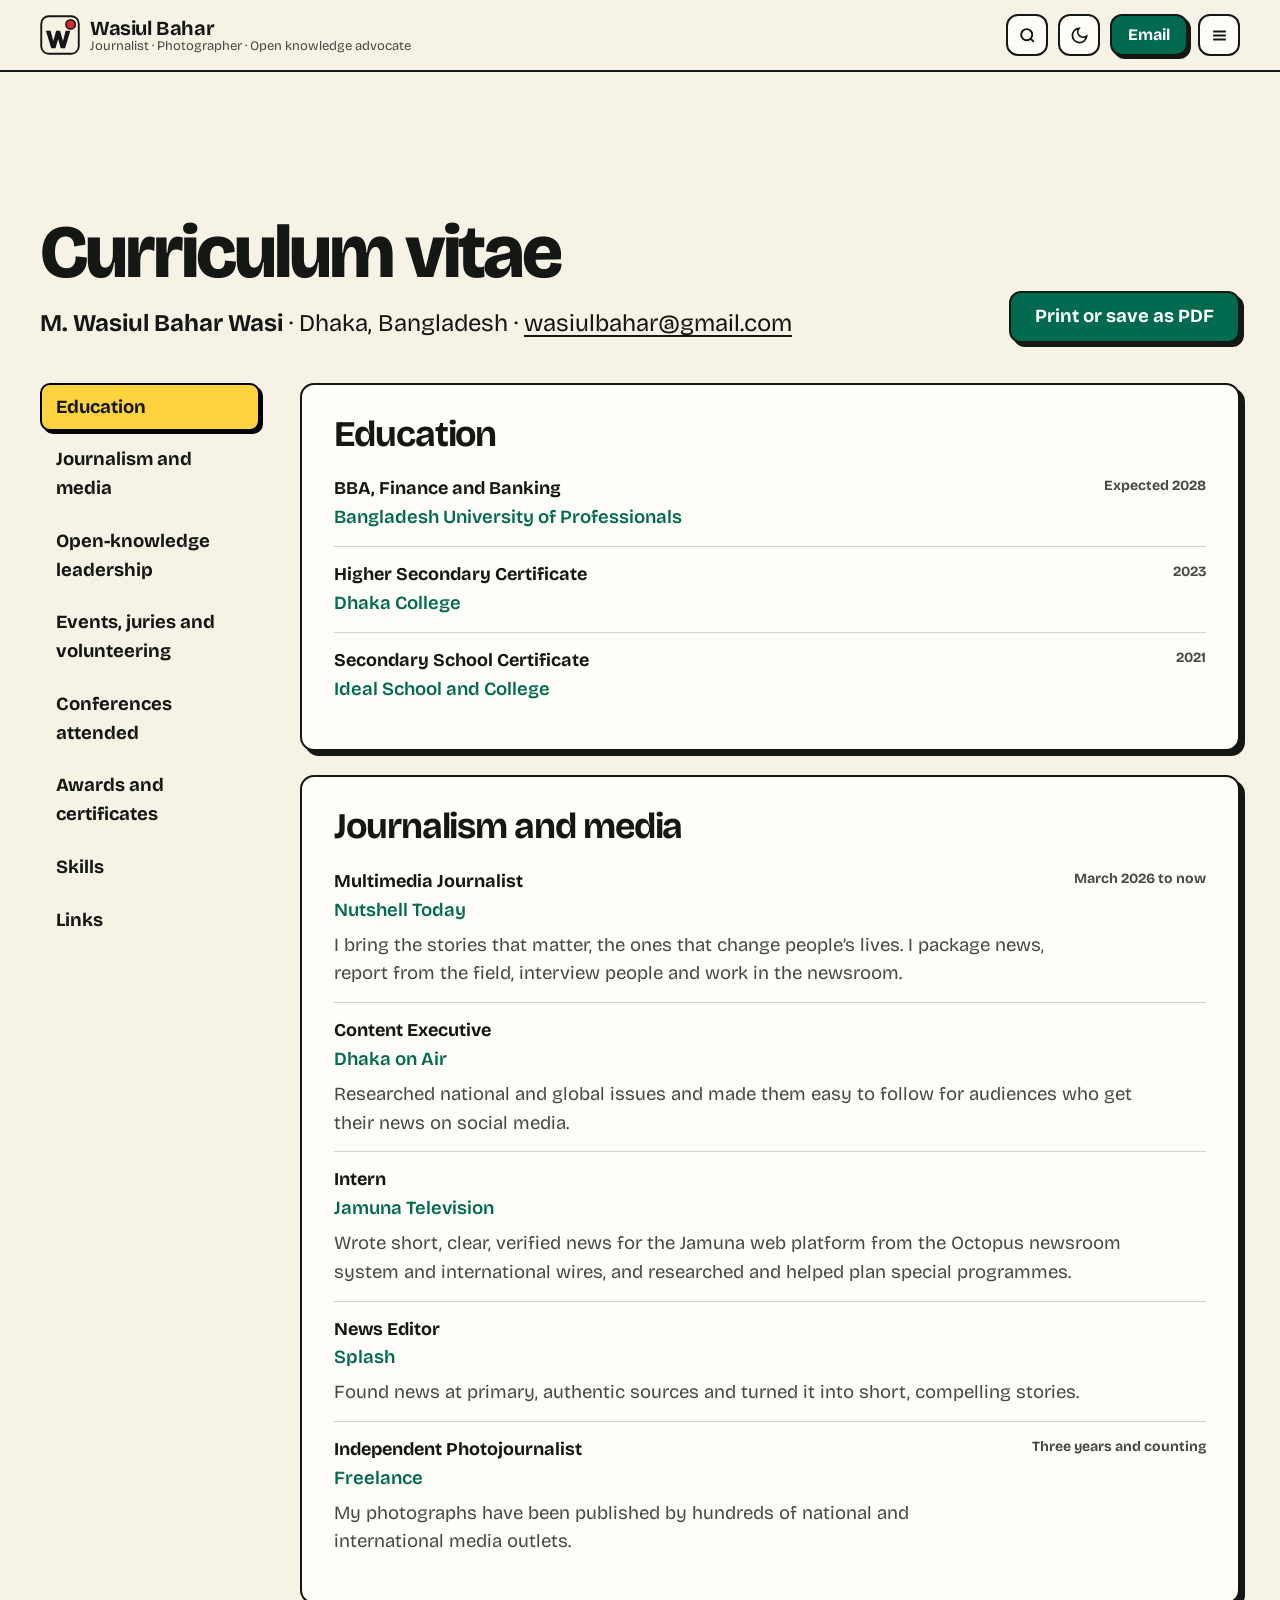
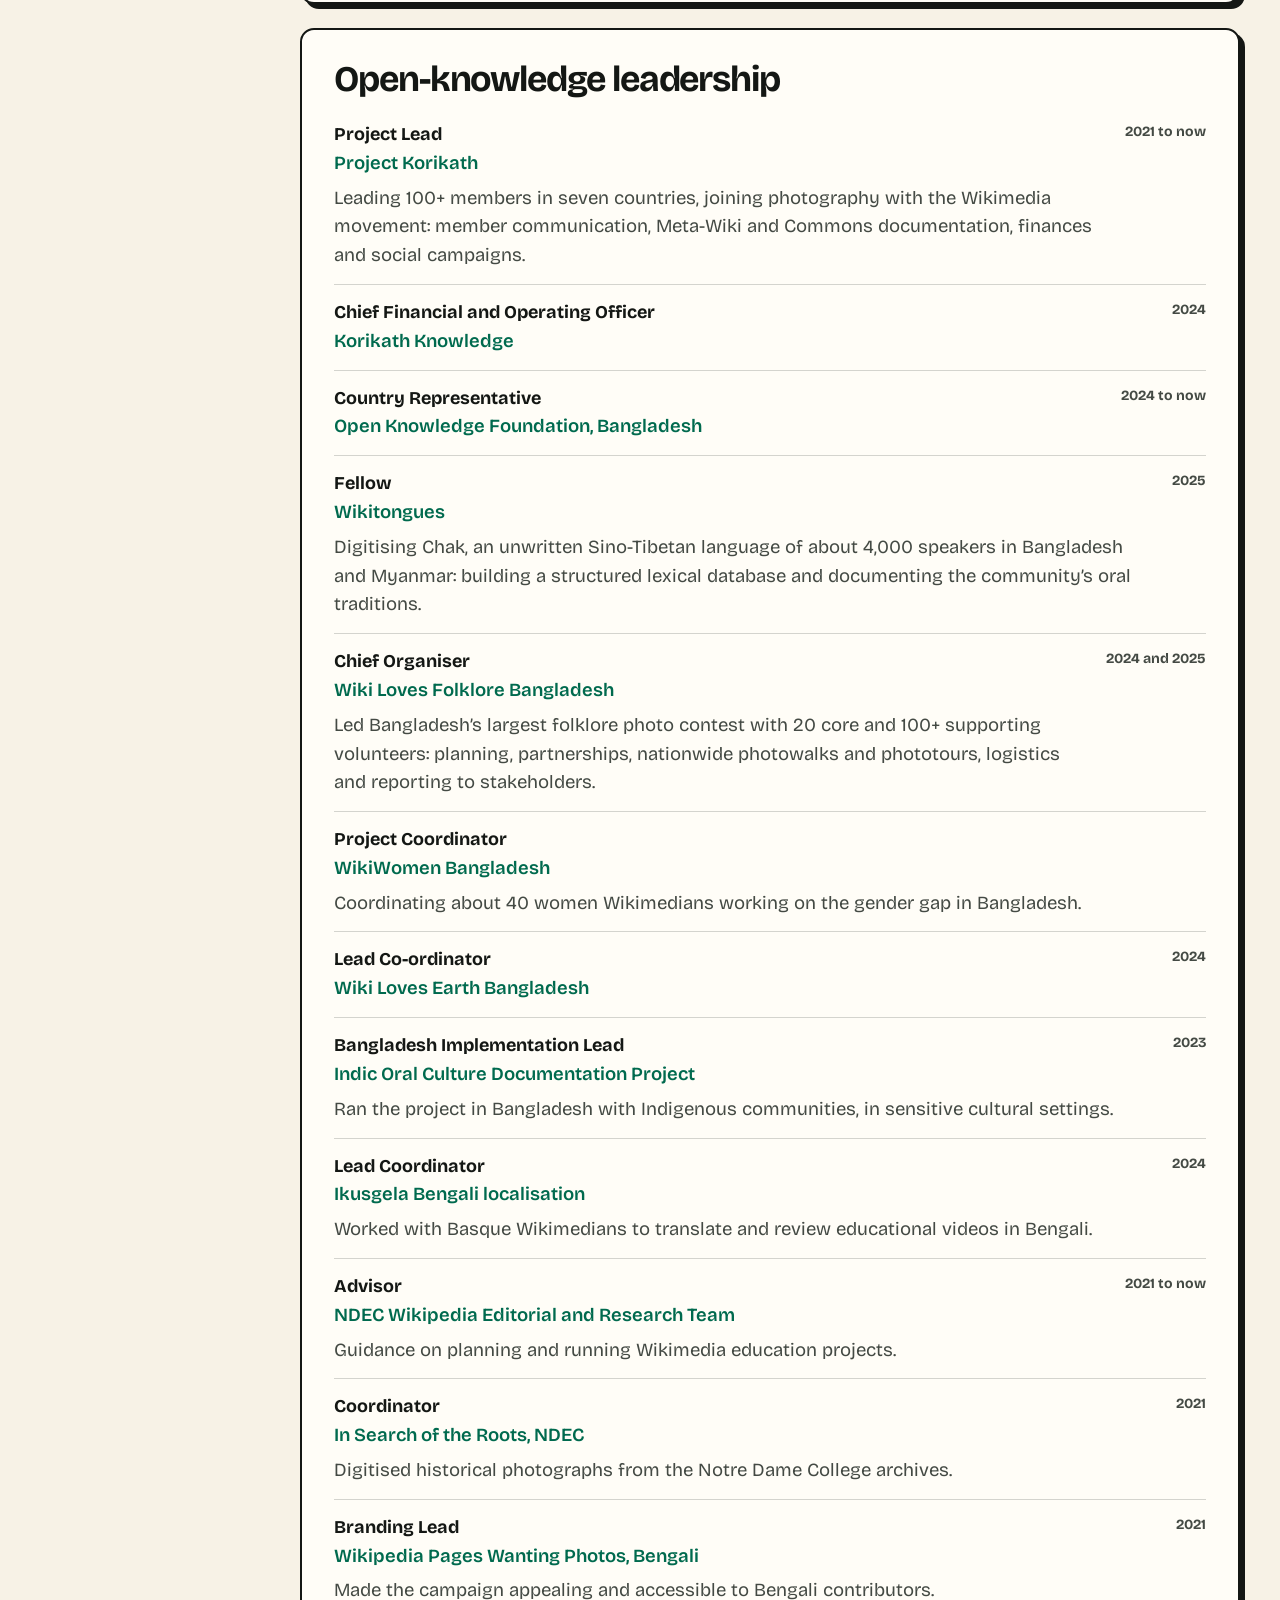
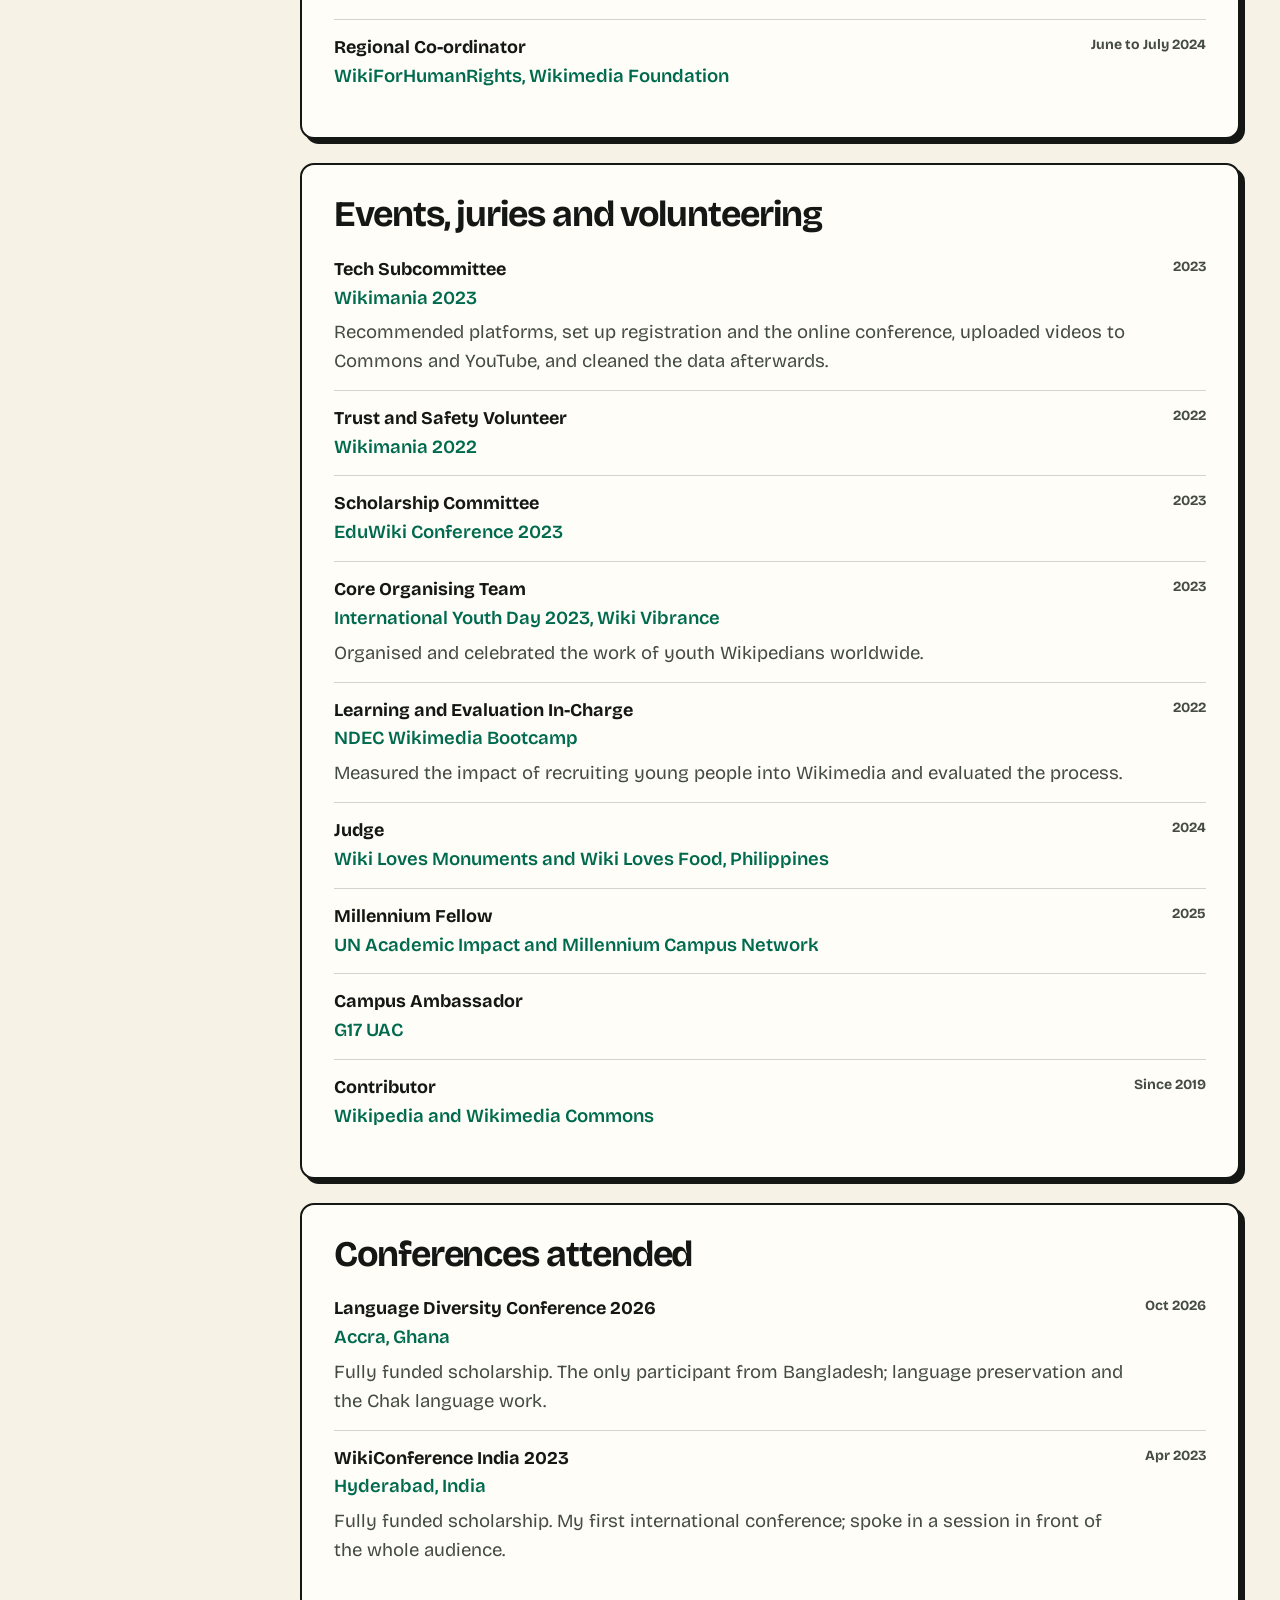
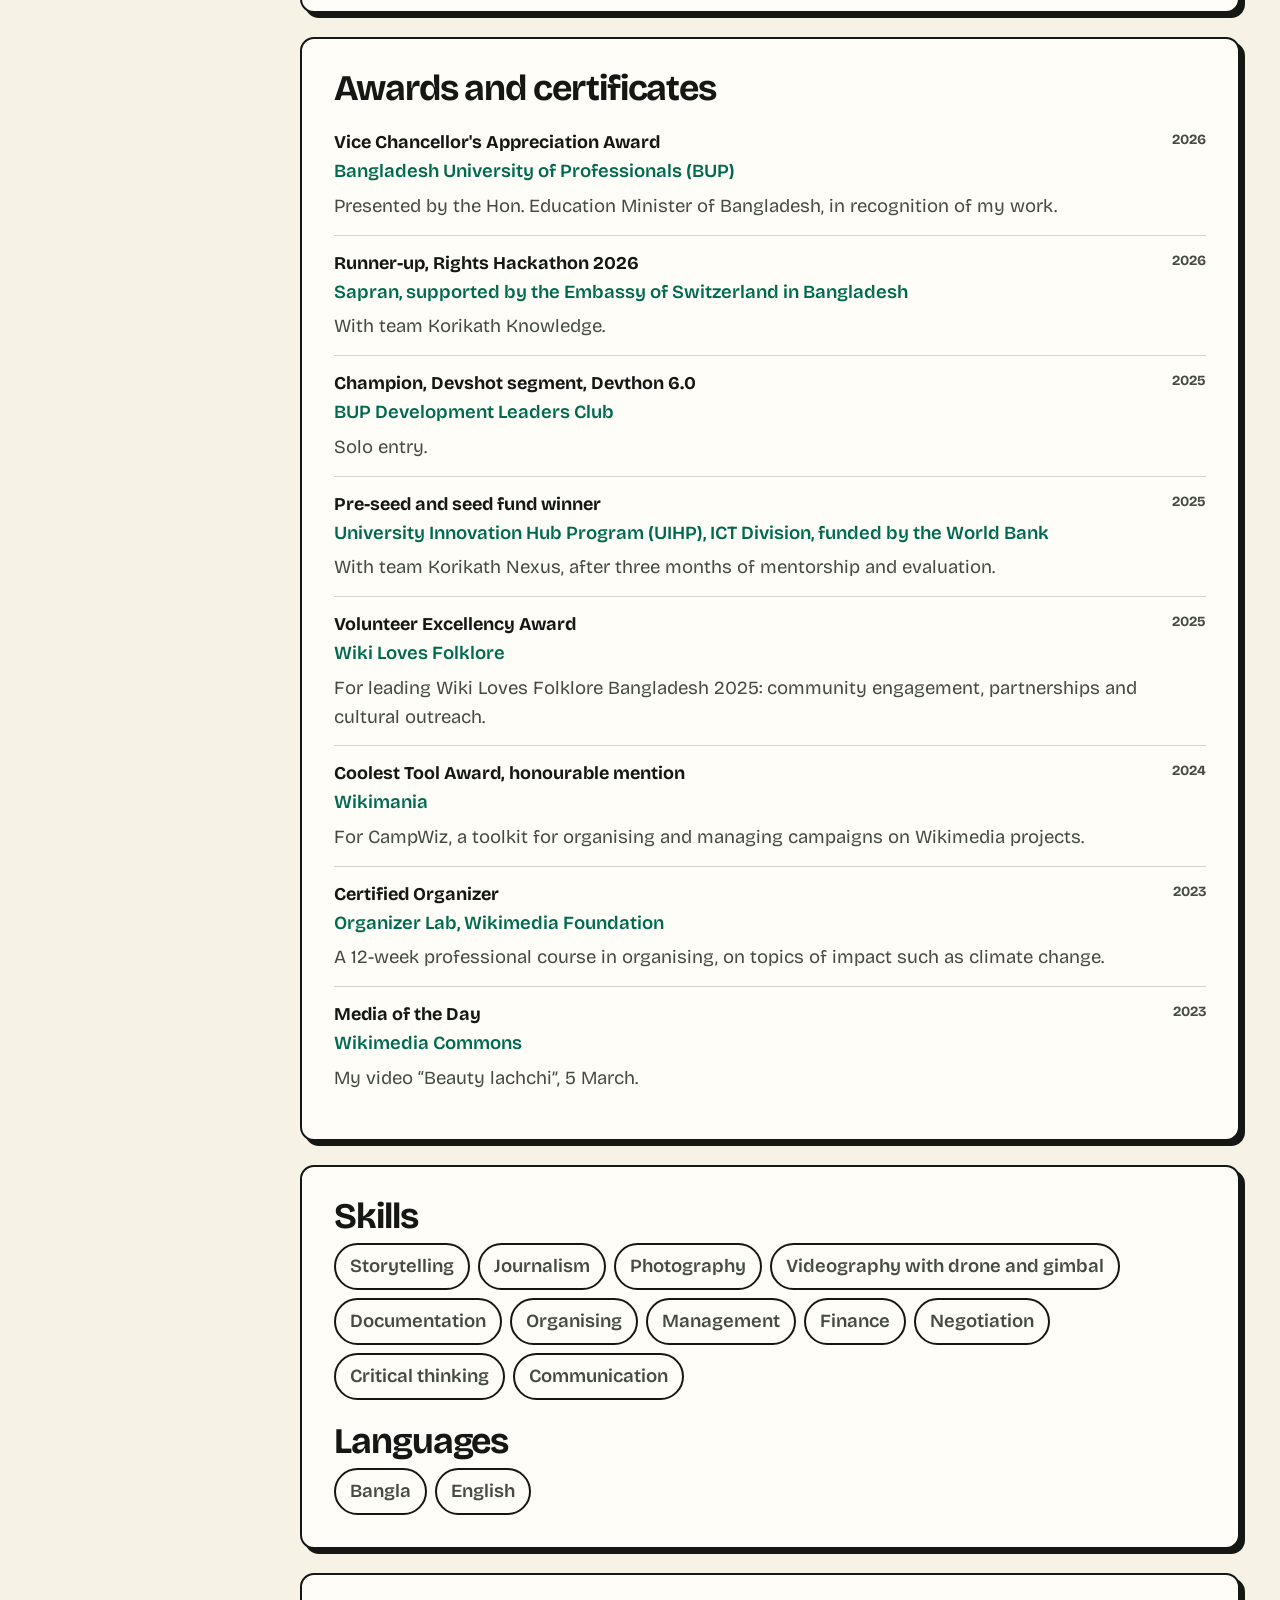
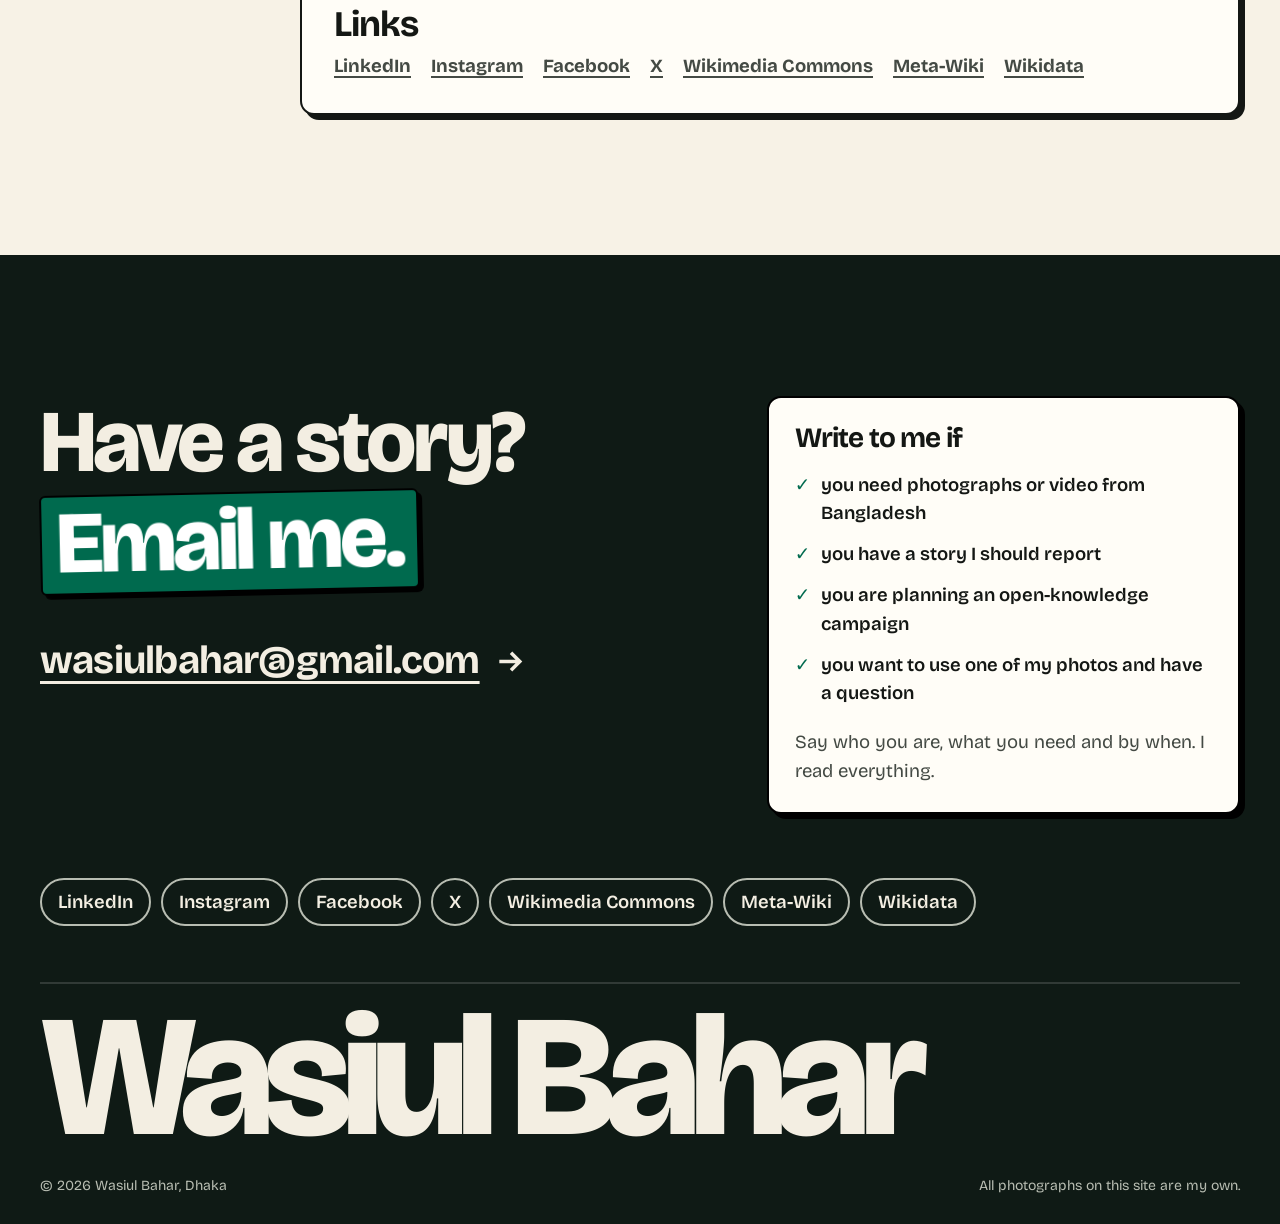
<file: cv.html>
<!doctype html>
<html lang="en">
<head>
<meta charset="utf-8">
<meta name="viewport" content="width=device-width, initial-scale=1">
<title>CV of Wasiul Bahar</title>
<link rel="canonical" href="https://wasiulbahar.com/cv.html">
<meta property="og:url" content="https://wasiulbahar.com/cv.html">
<meta property="og:type" content="website">
<meta name="description" content="The full CV of Wasiul Bahar: education, journalism, open-knowledge leadership, events, awards and skills.">
<meta property="og:title" content="CV of Wasiul Bahar">
<meta property="og:description" content="The full CV of Wasiul Bahar: education, journalism, open-knowledge leadership, events, awards and skills.">
<meta property="og:image" content="https://wasiulbahar.com/img/hero.jpg">
<link rel="icon" href="favicon.svg" type="image/svg+xml">
<link rel="icon" href="favicon.png" sizes="64x64">
<link rel="apple-touch-icon" href="apple-touch-icon.png">
<link rel="preconnect" href="https://fonts.googleapis.com">
<link rel="preconnect" href="https://fonts.gstatic.com" crossorigin>
<link href="https://fonts.googleapis.com/css2?family=Bricolage+Grotesque:opsz,wght@12..96,400..800&display=swap" rel="stylesheet">
<link rel="stylesheet" href="css/style.css?v=fa270683">
<script src="js/ph.js?v=ad9a014b"></script>
<script>document.documentElement.classList.add("js");try{var t=localStorage.getItem("theme");if(t)document.documentElement.setAttribute("data-theme",t)}catch(e){}</script>
</head>
<body class="">
<a class="skip" href="#main">Skip to content</a>
<header class="nav">
  <div class="wrap nav-in">
    <a class="brand" href="./"><img src="favicon.svg" alt="" width="40" height="40"><span class="brand-t"><b>Wasiul Bahar</b><span>Journalist · Photographer · Open knowledge advocate</span></span></a>
    <nav class="nav-links" aria-label="Main"><a href="./#jobs">Work</a><a href="writing.html">Writing</a><a href="journey.html">Journey</a><a href="press.html">Press</a><a href="gallery.html">Gallery</a><a href="darkroom.html">Darkroom</a><a href="tools.html">Tools</a><a href="cv.html" aria-current="page">CV</a></nav>
    <div class="nav-end">
      <button class="icon-btn search-btn" type="button" aria-label="Search the site (Ctrl+K)" aria-keyshortcuts="Control+K"><svg viewBox="0 0 24 24" fill="none" stroke="currentColor" stroke-width="2.4"><circle cx="11" cy="11" r="7"/><path d="M20 20l-4-4"/></svg></button>
      <button class="icon-btn theme-btn" aria-label="Switch light or dark"><svg viewBox="0 0 24 24" fill="none" stroke="currentColor" stroke-width="2.2"><path d="M21 12.8A9 9 0 1 1 11.2 3a7 7 0 0 0 9.8 9.8z"/></svg></button>
      <a class="btn small" href="mailto:wasiulbahar@gmail.com">Email</a>
      <button class="icon-btn menu-btn" aria-label="Menu" aria-expanded="false"><svg viewBox="0 0 24 24" fill="none" stroke="currentColor" stroke-width="2.4"><path d="M4 7h16M4 12h16M4 17h16"/></svg></button>
    </div>
  </div>
</header>
<main id="main">
<section class="band paper cv-page" aria-labelledby="cv-h">
  <div class="wrap">
    <div class="cv-top">
      <div>
        <h1 id="cv-h" class="big">Curriculum vitae</h1>
        <p class="cv-who"><b>M. Wasiul Bahar Wasi</b> · Dhaka, Bangladesh · <a href="mailto:wasiulbahar@gmail.com">wasiulbahar@gmail.com</a></p>
      </div>
      <button class="btn cv-print" type="button" onclick="window.print()">Print or save as PDF</button>
    </div>
    <div class="cv-grid">
      <nav class="cv-toc" aria-label="Sections"><a href="#education">Education</a><a href="#journalism">Journalism and media</a><a href="#open-knowledge">Open-knowledge leadership</a><a href="#events">Events, juries and volunteering</a><a href="#conferences-attended">Conferences attended</a><a href="#awards">Awards and certificates</a><a href="#skills">Skills</a><a href="#links">Links</a></nav>
      <div class="cv-body">
        <section class="card cv-block" id="education">
          <h2>Education</h2>
          <ul>
          <li><div><b>BBA, Finance and Banking</b><span>Bangladesh University of Professionals</span></div><span class="when">Expected 2028</span></li>
          <li><div><b>Higher Secondary Certificate</b><span>Dhaka College</span></div><span class="when">2023</span></li>
          <li><div><b>Secondary School Certificate</b><span>Ideal School and College</span></div><span class="when">2021</span></li>
          </ul>
        </section>
        <section class="card cv-block" id="journalism">
          <h2>Journalism and media</h2>
          <ul>
          <li><div><b>Multimedia Journalist</b><span>Nutshell Today</span><p>I bring the stories that matter, the ones that change people’s lives. I package news, report from the field, interview people and work in the newsroom.</p></div><span class="when">March 2026 to now</span></li>
          <li><div><b>Content Executive</b><span>Dhaka on Air</span><p>Researched national and global issues and made them easy to follow for audiences who get their news on social media.</p></div><span class="when"></span></li>
          <li><div><b>Intern</b><span>Jamuna Television</span><p>Wrote short, clear, verified news for the Jamuna web platform from the Octopus newsroom system and international wires, and researched and helped plan special programmes.</p></div><span class="when"></span></li>
          <li><div><b>News Editor</b><span>Splash</span><p>Found news at primary, authentic sources and turned it into short, compelling stories.</p></div><span class="when"></span></li>
          <li><div><b>Independent Photojournalist</b><span>Freelance</span><p>My photographs have been published by hundreds of national and international media outlets.</p></div><span class="when">Three years and counting</span></li>
          </ul>
        </section>
        <section class="card cv-block" id="open-knowledge">
          <h2>Open-knowledge leadership</h2>
          <ul>
          <li><div><b>Project Lead</b><span>Project Korikath</span><p>Leading 100+ members in seven countries, joining photography with the Wikimedia movement: member communication, Meta-Wiki and Commons documentation, finances and social campaigns.</p></div><span class="when">2021 to now</span></li>
          <li><div><b>Chief Financial and Operating Officer</b><span>Korikath Knowledge</span></div><span class="when">2024</span></li>
          <li><div><b>Country Representative</b><span>Open Knowledge Foundation, Bangladesh</span></div><span class="when">2024 to now</span></li>
          <li><div><b>Fellow</b><span>Wikitongues</span><p>Digitising Chak, an unwritten Sino-Tibetan language of about 4,000 speakers in Bangladesh and Myanmar: building a structured lexical database and documenting the community’s oral traditions.</p></div><span class="when">2025</span></li>
          <li><div><b>Chief Organiser</b><span>Wiki Loves Folklore Bangladesh</span><p>Led Bangladesh’s largest folklore photo contest with 20 core and 100+ supporting volunteers: planning, partnerships, nationwide photowalks and phototours, logistics and reporting to stakeholders.</p></div><span class="when">2024 and 2025</span></li>
          <li><div><b>Project Coordinator</b><span>WikiWomen Bangladesh</span><p>Coordinating about 40 women Wikimedians working on the gender gap in Bangladesh.</p></div><span class="when"></span></li>
          <li><div><b>Lead Co-ordinator</b><span>Wiki Loves Earth Bangladesh</span></div><span class="when">2024</span></li>
          <li><div><b>Bangladesh Implementation Lead</b><span>Indic Oral Culture Documentation Project</span><p>Ran the project in Bangladesh with Indigenous communities, in sensitive cultural settings.</p></div><span class="when">2023</span></li>
          <li><div><b>Lead Coordinator</b><span>Ikusgela Bengali localisation</span><p>Worked with Basque Wikimedians to translate and review educational videos in Bengali.</p></div><span class="when">2024</span></li>
          <li><div><b>Advisor</b><span>NDEC Wikipedia Editorial and Research Team</span><p>Guidance on planning and running Wikimedia education projects.</p></div><span class="when">2021 to now</span></li>
          <li><div><b>Coordinator</b><span>In Search of the Roots, NDEC</span><p>Digitised historical photographs from the Notre Dame College archives.</p></div><span class="when">2021</span></li>
          <li><div><b>Branding Lead</b><span>Wikipedia Pages Wanting Photos, Bengali</span><p>Made the campaign appealing and accessible to Bengali contributors.</p></div><span class="when">2021</span></li>
          <li><div><b>Regional Co-ordinator</b><span>WikiForHumanRights, Wikimedia Foundation</span></div><span class="when">June to July 2024</span></li>
          </ul>
        </section>
        <section class="card cv-block" id="events">
          <h2>Events, juries and volunteering</h2>
          <ul>
          <li><div><b>Tech Subcommittee</b><span>Wikimania 2023</span><p>Recommended platforms, set up registration and the online conference, uploaded videos to Commons and YouTube, and cleaned the data afterwards.</p></div><span class="when">2023</span></li>
          <li><div><b>Trust and Safety Volunteer</b><span>Wikimania 2022</span></div><span class="when">2022</span></li>
          <li><div><b>Scholarship Committee</b><span>EduWiki Conference 2023</span></div><span class="when">2023</span></li>
          <li><div><b>Core Organising Team</b><span>International Youth Day 2023, Wiki Vibrance</span><p>Organised and celebrated the work of youth Wikipedians worldwide.</p></div><span class="when">2023</span></li>
          <li><div><b>Learning and Evaluation In-Charge</b><span>NDEC Wikimedia Bootcamp</span><p>Measured the impact of recruiting young people into Wikimedia and evaluated the process.</p></div><span class="when">2022</span></li>
          <li><div><b>Judge</b><span>Wiki Loves Monuments and Wiki Loves Food, Philippines</span></div><span class="when">2024</span></li>
          <li><div><b>Millennium Fellow</b><span>UN Academic Impact and Millennium Campus Network</span></div><span class="when">2025</span></li>
          <li><div><b>Campus Ambassador</b><span>G17 UAC</span></div><span class="when"></span></li>
          <li><div><b>Contributor</b><span>Wikipedia and Wikimedia Commons</span></div><span class="when">Since 2019</span></li>
          </ul>
        </section>
        <section class="card cv-block" id="conferences-attended">
          <h2>Conferences attended</h2>
          <ul>
          <li><div><b>Language Diversity Conference 2026</b><span>Accra, Ghana</span><p>Fully funded scholarship. The only participant from Bangladesh; language preservation and the Chak language work.</p></div><span class="when">Oct 2026</span></li>
          <li><div><b>WikiConference India 2023</b><span>Hyderabad, India</span><p>Fully funded scholarship. My first international conference; spoke in a session in front of the whole audience.</p></div><span class="when">Apr 2023</span></li>
          </ul>
        </section>
        <section class="card cv-block" id="awards">
          <h2>Awards and certificates</h2>
          <ul>
          <li><div><b>Vice Chancellor&#x27;s Appreciation Award</b><span>Bangladesh University of Professionals (BUP)</span><p>Presented by the Hon. Education Minister of Bangladesh, in recognition of my work.</p></div><span class="when">2026</span></li>
          <li><div><b>Runner-up, Rights Hackathon 2026</b><span>Sapran, supported by the Embassy of Switzerland in Bangladesh</span><p>With team Korikath Knowledge.</p></div><span class="when">2026</span></li>
          <li><div><b>Champion, Devshot segment, Devthon 6.0</b><span>BUP Development Leaders Club</span><p>Solo entry.</p></div><span class="when">2025</span></li>
          <li><div><b>Pre-seed and seed fund winner</b><span>University Innovation Hub Program (UIHP), ICT Division, funded by the World Bank</span><p>With team Korikath Nexus, after three months of mentorship and evaluation.</p></div><span class="when">2025</span></li>
          <li><div><b>Volunteer Excellency Award</b><span>Wiki Loves Folklore</span><p>For leading Wiki Loves Folklore Bangladesh 2025: community engagement, partnerships and cultural outreach.</p></div><span class="when">2025</span></li>
          <li><div><b>Coolest Tool Award, honourable mention</b><span>Wikimania</span><p>For CampWiz, a toolkit for organising and managing campaigns on Wikimedia projects.</p></div><span class="when">2024</span></li>
          <li><div><b>Certified Organizer</b><span>Organizer Lab, Wikimedia Foundation</span><p>A 12-week professional course in organising, on topics of impact such as climate change.</p></div><span class="when">2023</span></li>
          <li><div><b>Media of the Day</b><span>Wikimedia Commons</span><p>My video “Beauty lachchi”, 5 March.</p></div><span class="when">2023</span></li>
          </ul>
        </section>
        <section class="card cv-block" id="skills">
          <h2>Skills</h2>
          <p class="cv-tags"><span>Storytelling</span><span>Journalism</span><span>Photography</span><span>Videography with drone and gimbal</span><span>Documentation</span><span>Organising</span><span>Management</span><span>Finance</span><span>Negotiation</span><span>Critical thinking</span><span>Communication</span></p>
          <h2 class="cv-sub">Languages</h2>
          <p class="cv-tags"><span>Bangla</span><span>English</span></p>
        </section>
        <section class="card cv-block" id="links">
          <h2>Links</h2>
          <p class="cv-links"><a href="https://www.linkedin.com/in/wasiul-bahar/">LinkedIn</a><a href="https://www.instagram.com/wasiulbahar/">Instagram</a><a href="https://www.facebook.com/wasiul.bahar">Facebook</a><a href="https://twitter.com/WasiulBahar">X</a><a href="https://commons.wikimedia.org/wiki/Category:Wasiul_Bahar">Wikimedia Commons</a><a href="https://meta.wikimedia.org/wiki/User:Wasiul_Bahar">Meta-Wiki</a><a href="https://www.wikidata.org/wiki/Q125621683">Wikidata</a></p>
        </section>
      </div>
    </div>
  </div>
</section>
</main>
<section class="band dark contact" id="contact" aria-labelledby="contact-h">
  <div class="wrap contact-grid">
    <div>
      <h2 id="contact-h" class="big reveal">Have a story? <span class="mark">Email me.</span></h2>
      <a class="mail reveal" href="mailto:wasiulbahar@gmail.com">wasiulbahar@gmail.com <svg viewBox="0 0 24 24" fill="none" stroke="currentColor" stroke-width="2.4" aria-hidden="true"><path d="M5 12h14M13 6l6 6-6 6"/></svg></a>
    </div>
    <div class="card write-if reveal">
      <h3>Write to me if</h3>
      <ul>
        <li>you need photographs or video from Bangladesh</li>
        <li>you have a story I should report</li>
        <li>you are planning an open-knowledge campaign</li>
        <li>you want to use one of my photos and have a question</li>
      </ul>
      <p>Say who you are, what you need and by when. I read everything.</p>
    </div>
  </div>
  <div class="wrap socials reveal"><a href="https://www.linkedin.com/in/wasiul-bahar/">LinkedIn</a><a href="https://www.instagram.com/wasiulbahar/">Instagram</a><a href="https://www.facebook.com/wasiul.bahar">Facebook</a><a href="https://twitter.com/WasiulBahar">X</a><a href="https://commons.wikimedia.org/wiki/Category:Wasiul_Bahar">Wikimedia Commons</a><a href="https://meta.wikimedia.org/wiki/User:Wasiul_Bahar">Meta-Wiki</a><a href="https://www.wikidata.org/wiki/Q125621683">Wikidata</a></div>
</section>
<footer class="site">
  <div class="wrap">
    <p class="foot-name" aria-hidden="true">Wasiul Bahar</p>
    <div class="foot-row"><span>© <span data-year>2026</span> Wasiul Bahar, Dhaka</span><span>All photographs on this site are my own.</span></div>
  </div>
</footer>
<div class="search" id="search" role="dialog" aria-modal="true" aria-label="Search the site" hidden>
  <div class="search-box card">
    <input type="search" id="search-q" placeholder="Search stories, press, CV, photos…" autocomplete="off" aria-label="Search" aria-controls="search-r">
    <ol id="search-r" class="search-r" role="listbox" aria-label="Results"></ol>
    <p class="search-hint">↑ ↓ to move · Enter to open · Esc to close</p>
  </div>
</div>
<button class="to-top" id="to-top" type="button" aria-label="Back to top" hidden><svg viewBox="0 0 24 24" fill="none" stroke="currentColor" stroke-width="2.4" aria-hidden="true"><path d="M5 12h14M13 6l6 6-6 6"/></svg></button>
<script src="js/main.js?v=c0019a86"></script>
</body>
</html>
</file>
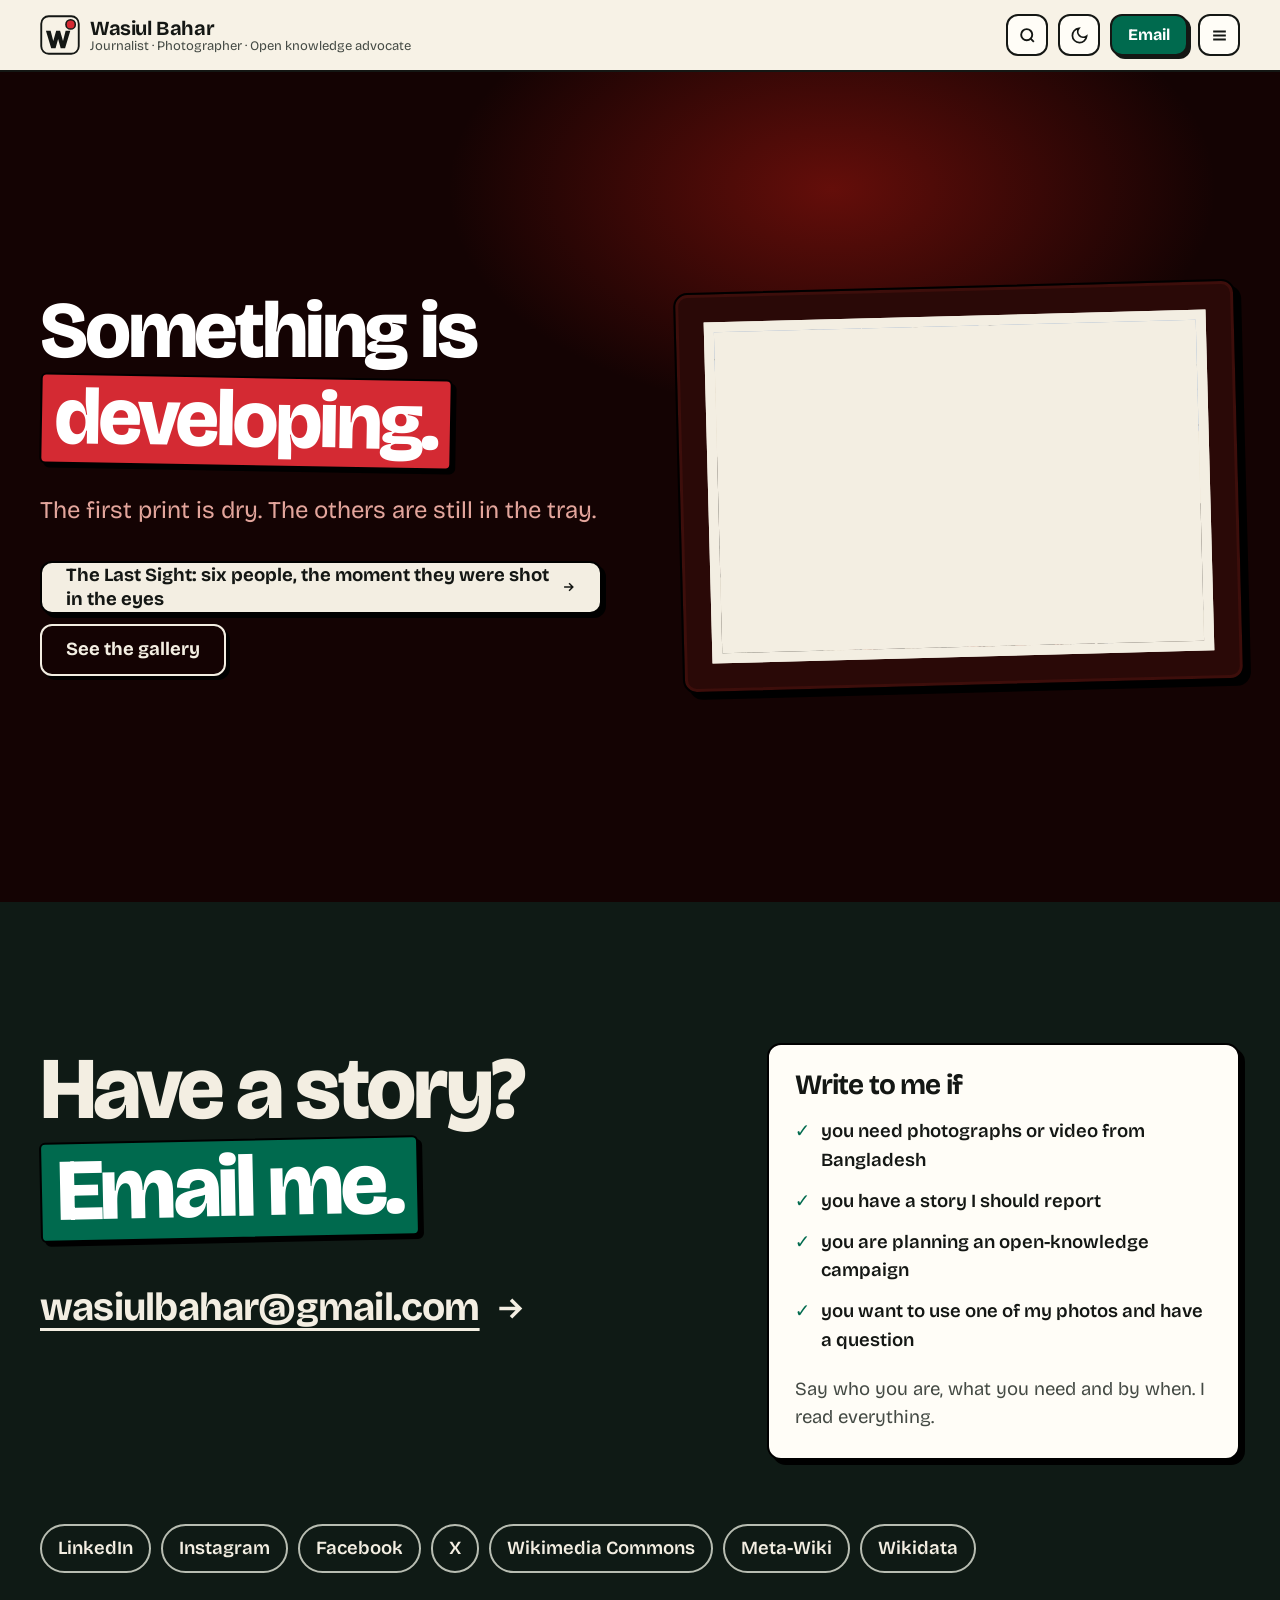
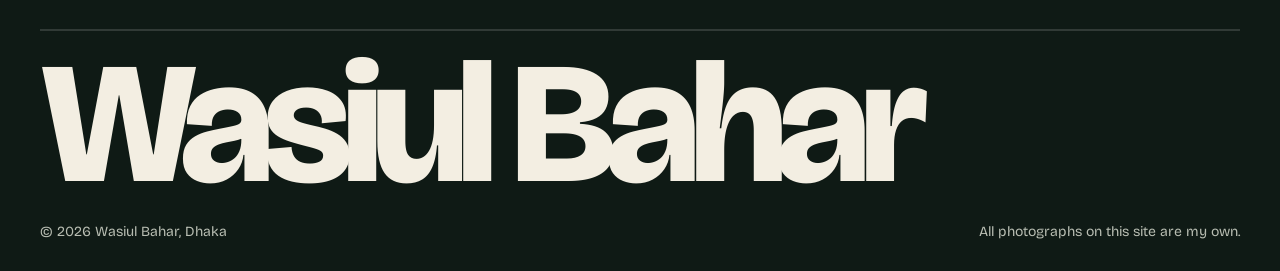
<file: darkroom.html>
<!doctype html>
<html lang="en">
<head>
<meta charset="utf-8">
<meta name="viewport" content="width=device-width, initial-scale=1">
<title>Darkroom: interactive stories by Wasiul Bahar</title>
<link rel="canonical" href="https://wasiulbahar.com/darkroom.html">
<meta property="og:url" content="https://wasiulbahar.com/darkroom.html">
<meta property="og:type" content="website">
<meta name="description" content="Interactive stories by Wasiul Bahar. The first: The Last Sight, six survivors of the July 2024 crackdown who were shot in the eyes.">
<meta property="og:title" content="Darkroom: interactive stories by Wasiul Bahar">
<meta property="og:description" content="Interactive stories by Wasiul Bahar. The first: The Last Sight, six survivors of the July 2024 crackdown who were shot in the eyes.">
<meta property="og:image" content="https://wasiulbahar.com/img/hero.jpg">
<link rel="icon" href="favicon.svg" type="image/svg+xml">
<link rel="icon" href="favicon.png" sizes="64x64">
<link rel="apple-touch-icon" href="apple-touch-icon.png">
<link rel="preconnect" href="https://fonts.googleapis.com">
<link rel="preconnect" href="https://fonts.gstatic.com" crossorigin>
<link href="https://fonts.googleapis.com/css2?family=Bricolage+Grotesque:opsz,wght@12..96,400..800&display=swap" rel="stylesheet">
<link rel="stylesheet" href="css/style.css?v=fa270683">
<script src="js/ph.js?v=ad9a014b"></script>
<script>document.documentElement.classList.add("js");try{var t=localStorage.getItem("theme");if(t)document.documentElement.setAttribute("data-theme",t)}catch(e){}</script>
</head>
<body class="dark-page">
<a class="skip" href="#main">Skip to content</a>
<header class="nav">
  <div class="wrap nav-in">
    <a class="brand" href="./"><img src="favicon.svg" alt="" width="40" height="40"><span class="brand-t"><b>Wasiul Bahar</b><span>Journalist · Photographer · Open knowledge advocate</span></span></a>
    <nav class="nav-links" aria-label="Main"><a href="./#jobs">Work</a><a href="writing.html">Writing</a><a href="journey.html">Journey</a><a href="press.html">Press</a><a href="gallery.html">Gallery</a><a href="darkroom.html" aria-current="page">Darkroom</a><a href="tools.html">Tools</a><a href="cv.html">CV</a></nav>
    <div class="nav-end">
      <button class="icon-btn search-btn" type="button" aria-label="Search the site (Ctrl+K)" aria-keyshortcuts="Control+K"><svg viewBox="0 0 24 24" fill="none" stroke="currentColor" stroke-width="2.4"><circle cx="11" cy="11" r="7"/><path d="M20 20l-4-4"/></svg></button>
      <button class="icon-btn theme-btn" aria-label="Switch light or dark"><svg viewBox="0 0 24 24" fill="none" stroke="currentColor" stroke-width="2.2"><path d="M21 12.8A9 9 0 1 1 11.2 3a7 7 0 0 0 9.8 9.8z"/></svg></button>
      <a class="btn small" href="mailto:wasiulbahar@gmail.com">Email</a>
      <button class="icon-btn menu-btn" aria-label="Menu" aria-expanded="false"><svg viewBox="0 0 24 24" fill="none" stroke="currentColor" stroke-width="2.4"><path d="M4 7h16M4 12h16M4 17h16"/></svg></button>
    </div>
  </div>
</header>
<main id="main">
<section class="darkroom" aria-labelledby="dr-h">
  <div class="wrap dr-grid">
    <div class="dr-text">
      <h1 id="dr-h" class="big">Something is <span class="mark red">developing.</span></h1>
      <p class="dr-note">The first print is dry. The others are still in the tray.</p>
      <a class="btn on-light" href="darkroom/the-last-sight/">The Last Sight: six people, the moment they were shot in the eyes <svg viewBox="0 0 24 24" fill="none" stroke="currentColor" stroke-width="2.4" aria-hidden="true"><path d="M5 12h14M13 6l6 6-6 6"/></svg></a>
      <a class="btn ghost on-dark" href="gallery.html">See the gallery</a>
    </div>
    <figure class="dr-tray">
      <div class="dr-print"><img src="img/thumbs/revolution.webp" alt="Revolution, Dhaka, August 2024, developing in the tray" width="900" height="600"></div>
    </figure>
  </div>
</section>
</main>
<section class="band dark contact" id="contact" aria-labelledby="contact-h">
  <div class="wrap contact-grid">
    <div>
      <h2 id="contact-h" class="big reveal">Have a story? <span class="mark">Email me.</span></h2>
      <a class="mail reveal" href="mailto:wasiulbahar@gmail.com">wasiulbahar@gmail.com <svg viewBox="0 0 24 24" fill="none" stroke="currentColor" stroke-width="2.4" aria-hidden="true"><path d="M5 12h14M13 6l6 6-6 6"/></svg></a>
    </div>
    <div class="card write-if reveal">
      <h3>Write to me if</h3>
      <ul>
        <li>you need photographs or video from Bangladesh</li>
        <li>you have a story I should report</li>
        <li>you are planning an open-knowledge campaign</li>
        <li>you want to use one of my photos and have a question</li>
      </ul>
      <p>Say who you are, what you need and by when. I read everything.</p>
    </div>
  </div>
  <div class="wrap socials reveal"><a href="https://www.linkedin.com/in/wasiul-bahar/">LinkedIn</a><a href="https://www.instagram.com/wasiulbahar/">Instagram</a><a href="https://www.facebook.com/wasiul.bahar">Facebook</a><a href="https://twitter.com/WasiulBahar">X</a><a href="https://commons.wikimedia.org/wiki/Category:Wasiul_Bahar">Wikimedia Commons</a><a href="https://meta.wikimedia.org/wiki/User:Wasiul_Bahar">Meta-Wiki</a><a href="https://www.wikidata.org/wiki/Q125621683">Wikidata</a></div>
</section>
<footer class="site">
  <div class="wrap">
    <p class="foot-name" aria-hidden="true">Wasiul Bahar</p>
    <div class="foot-row"><span>© <span data-year>2026</span> Wasiul Bahar, Dhaka</span><span>All photographs on this site are my own.</span></div>
  </div>
</footer>
<div class="search" id="search" role="dialog" aria-modal="true" aria-label="Search the site" hidden>
  <div class="search-box card">
    <input type="search" id="search-q" placeholder="Search stories, press, CV, photos…" autocomplete="off" aria-label="Search" aria-controls="search-r">
    <ol id="search-r" class="search-r" role="listbox" aria-label="Results"></ol>
    <p class="search-hint">↑ ↓ to move · Enter to open · Esc to close</p>
  </div>
</div>
<button class="to-top" id="to-top" type="button" aria-label="Back to top" hidden><svg viewBox="0 0 24 24" fill="none" stroke="currentColor" stroke-width="2.4" aria-hidden="true"><path d="M5 12h14M13 6l6 6-6 6"/></svg></button>
<script src="js/main.js?v=c0019a86"></script>
</body>
</html>
</file>
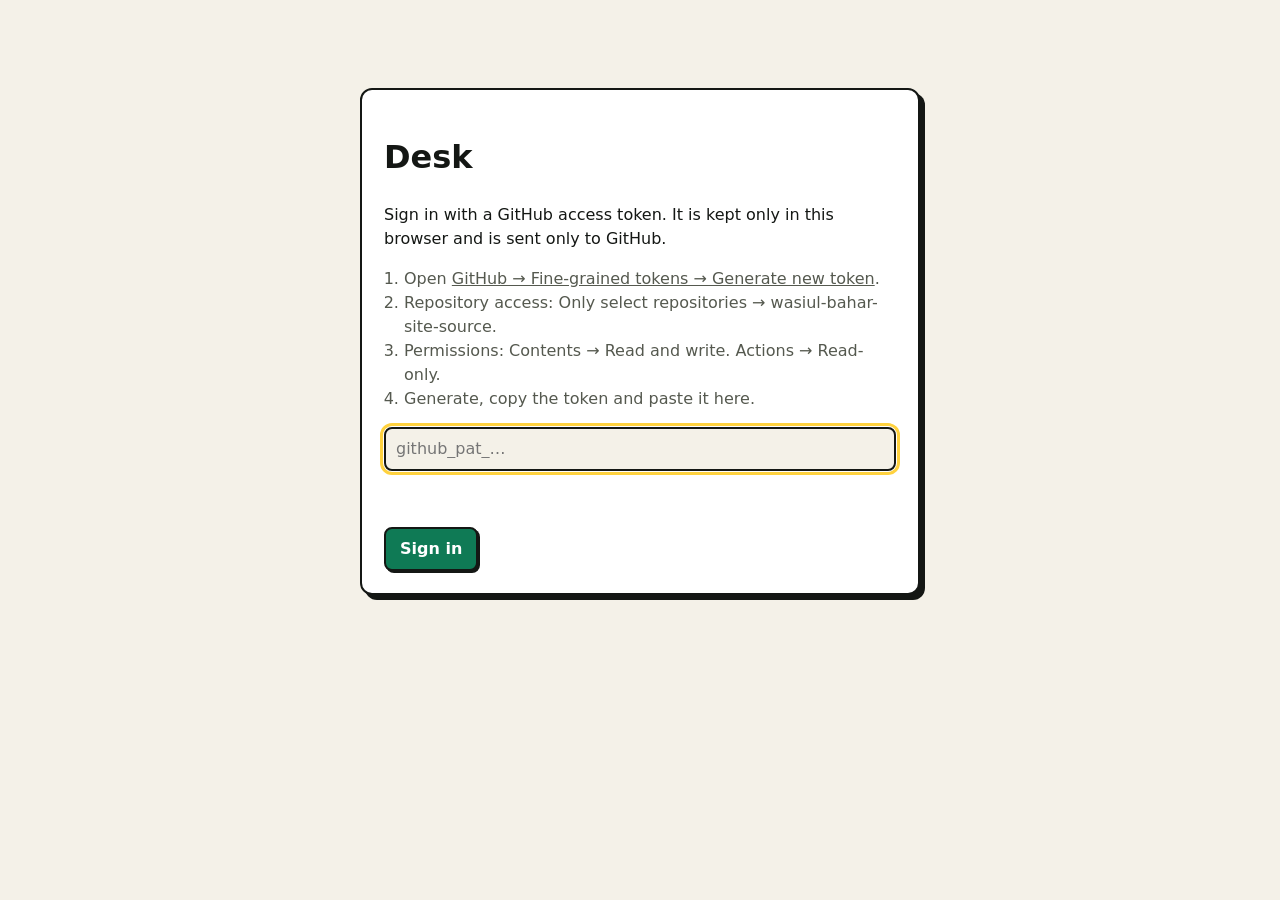
<file: desk.html>
<!doctype html>
<html lang="en">
<head>
<meta charset="utf-8">
<meta name="viewport" content="width=device-width, initial-scale=1">
<meta name="robots" content="noindex, nofollow">
<meta http-equiv="Content-Security-Policy" content="default-src 'none'; script-src 'self'; style-src 'self' 'unsafe-inline'; img-src 'self' data: blob: https:; connect-src https://api.github.com; base-uri 'none'; form-action 'none'">
<meta name="referrer" content="no-referrer">
<title>Desk</title>
<link rel="icon" href="favicon.svg" type="image/svg+xml">
<style>
:root { --bg: #f4f1e8; --card: #fff; --ink: #141714; --ink2: #55594f; --line: #141714; --green: #0f7a55; --yellow: #ffd23f; --red: #d6402b; --soft: #e9e5d8; }
@media (prefers-color-scheme: dark) { :root { --bg: #111411; --card: #1b1f1b; --ink: #f2efe6; --ink2: #a9ad9f; --line: #f2efe6; --soft: #262b26; } }
* { box-sizing: border-box; }
body { margin: 0; background: var(--bg); color: var(--ink); font: 16px/1.5 system-ui, "Segoe UI", sans-serif; }
button, input, select, textarea { font: inherit; color: inherit; }
.wrap { max-width: 1100px; margin: 0 auto; padding: 16px; }
header.top { display: flex; align-items: center; gap: 12px; flex-wrap: wrap; padding: 12px 0 16px; }
header.top h1 { margin: 0; font-size: 1.6rem; letter-spacing: -.03em; flex: 1; }
.status { font-size: .875rem; padding: 6px 10px; border: 2px solid var(--line); border-radius: 8px; background: var(--card); }
.status.ok { background: #d6f0e2; color: #0b4a34; } .status.bad { background: #f9d9d3; color: #6b1a0e; } .status.busy { background: var(--yellow); color: #141714; }
.layout { display: grid; grid-template-columns: 220px 1fr; gap: 20px; align-items: start; }
nav.sections { display: grid; gap: 4px; position: sticky; top: 12px; }
nav.sections button { text-align: left; padding: 8px 12px; border: 2px solid transparent; border-radius: 8px; background: none; cursor: pointer; display: flex; justify-content: space-between; gap: 8px; }
nav.sections button:hover { background: var(--soft); }
nav.sections button[aria-current="true"] { background: var(--card); border-color: var(--line); font-weight: 700; }
nav.sections .n { color: var(--ink2); font-size: .8rem; }
nav.sections .n.alert { background: var(--red); color: #fff; border-radius: 99px; padding: 0 7px; }
@media (max-width: 760px) { .layout { grid-template-columns: 1fr; } nav.sections { position: static; grid-auto-flow: column; overflow-x: auto; grid-auto-columns: max-content; padding-bottom: 6px; } }
h2 { margin: 0 0 4px; font-size: 1.3rem; } .hint { color: var(--ink2); margin: 0 0 14px; font-size: .92rem; }
.btn { padding: 8px 14px; border: 2px solid var(--line); border-radius: 8px; background: var(--card); cursor: pointer; font-weight: 600; box-shadow: 2px 2px 0 var(--line); }
a.btn { color: inherit; text-decoration: none; display: inline-block; }
.btn:hover { transform: translate(-1px, -1px); box-shadow: 3px 3px 0 var(--line); } .btn:active { transform: translate(2px, 2px); box-shadow: none; }
.btn.go { background: var(--green); color: #fff; } .btn.warn { color: var(--red); } .btn.small { padding: 4px 9px; font-size: .85rem; box-shadow: none; }
.btn:disabled { opacity: .5; cursor: default; transform: none; }
.bar { display: flex; gap: 8px; flex-wrap: wrap; margin-bottom: 14px; }
.item { background: var(--card); border: 2px solid var(--line); border-radius: 10px; margin-bottom: 8px; }
.item.hidden-item { opacity: .55; border-style: dashed; }
.row { display: flex; align-items: center; gap: 8px; padding: 8px 10px; flex-wrap: wrap; }
.row .t { flex: 1; min-width: 180px; font-weight: 600; overflow-wrap: anywhere; } .row .s { display: block; font-weight: 400; color: var(--ink2); font-size: .85rem; }
.tag { font-size: .72rem; padding: 1px 7px; border-radius: 99px; background: var(--soft); color: var(--ink2); font-weight: 600; }
.form { display: grid; grid-template-columns: repeat(auto-fit, minmax(240px, 1fr)); gap: 10px; padding: 12px; border-top: 2px solid var(--line); }
.form label { display: grid; gap: 3px; font-size: .85rem; color: var(--ink2); font-weight: 600; } .form label.wide { grid-column: 1 / -1; }
input, select, textarea { width: 100%; padding: 8px 10px; border: 2px solid var(--line); border-radius: 8px; background: var(--bg); }
textarea { min-height: 84px; resize: vertical; }
input:focus-visible, select:focus-visible, textarea:focus-visible, button:focus-visible { outline: 3px solid var(--yellow); outline-offset: 1px; }
.thumb { max-width: 140px; max-height: 100px; border: 2px solid var(--line); border-radius: 6px; display: block; margin-top: 6px; }
.savebar { position: sticky; bottom: 0; background: var(--yellow); color: #141714; border-top: 2px solid #141714; padding: 10px 16px; display: flex; gap: 12px; align-items: center; justify-content: center; flex-wrap: wrap; font-weight: 600; }
.savebar[hidden], [hidden] { display: none !important; }
.sign { max-width: 560px; margin: 8vh auto; background: var(--card); border: 2px solid var(--line); border-radius: 12px; padding: 22px; box-shadow: 5px 5px 0 var(--line); }
.sign ol { padding-left: 20px; color: var(--ink2); } .sign a { color: inherit; } .err { color: var(--red); font-weight: 600; min-height: 1.5em; }
.notes { margin: 0 0 16px; padding: 10px 14px 10px 30px; background: var(--card); border: 2px solid var(--line); border-radius: 10px; }
.pending { background: var(--yellow); color: #141714; border: 2px solid #141714; border-radius: 10px; padding: 12px 16px; margin-bottom: 16px; }
.pending ul { margin: 6px 0; padding-left: 20px; } .pending p { margin: 0 0 10px; font-size: .9rem; }
.otd-grid { display: grid; grid-template-columns: repeat(auto-fill, minmax(150px, 1fr)); gap: 10px; }
.otd-grid figure { margin: 0; background: var(--card); border: 2px solid var(--line); border-radius: 8px; overflow: hidden; }
.otd-grid img { width: 100%; aspect-ratio: 4 / 3; object-fit: cover; display: block; } .otd-grid figcaption { padding: 6px 8px; font-size: .8rem; display: grid; gap: 6px; }
</style>
</head>
<body>
<div id="app" class="wrap"><p>Loading…</p></div>
<div class="savebar" id="savebar" hidden><span id="savemsg">You have unsaved changes.</span><button class="btn go" id="save" type="button">Save and publish</button><button class="btn" id="discard" type="button">Discard</button></div>
<script src="desk.js"></script>
</body>
</html>
</file>
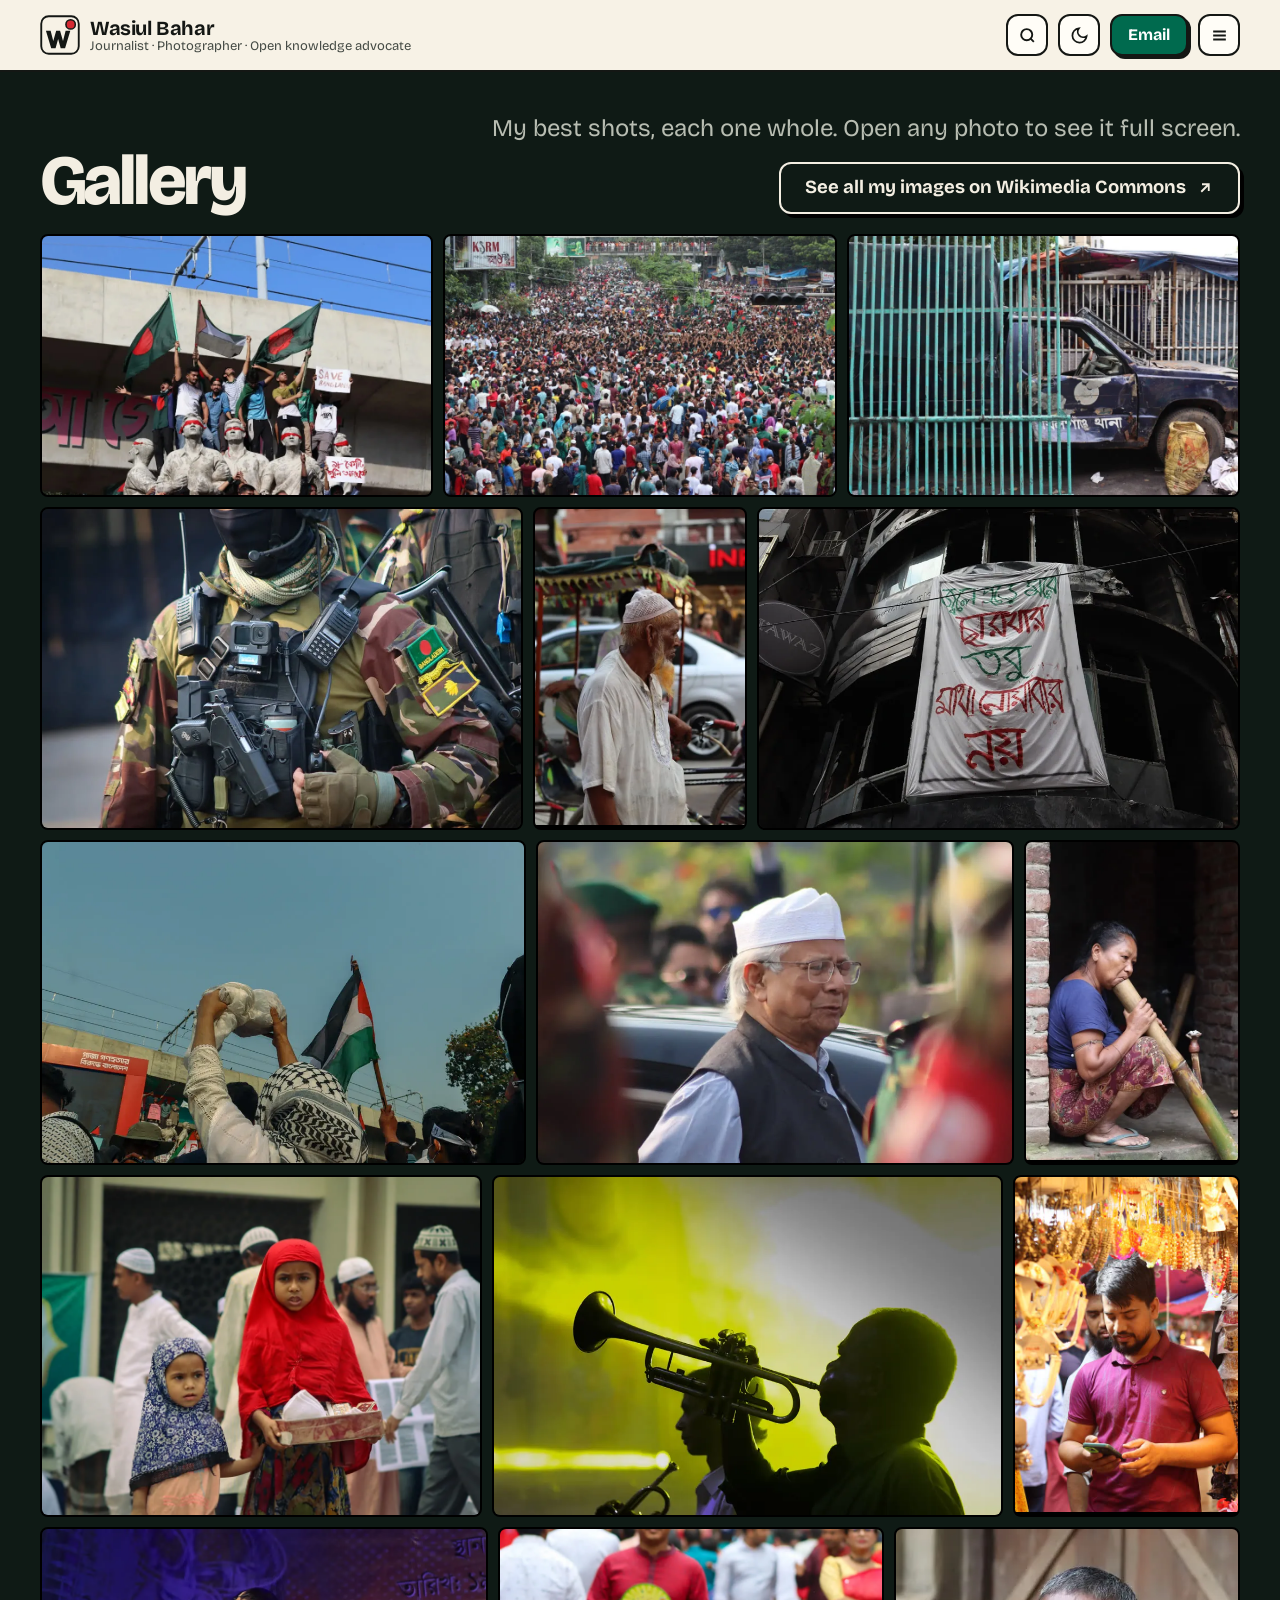
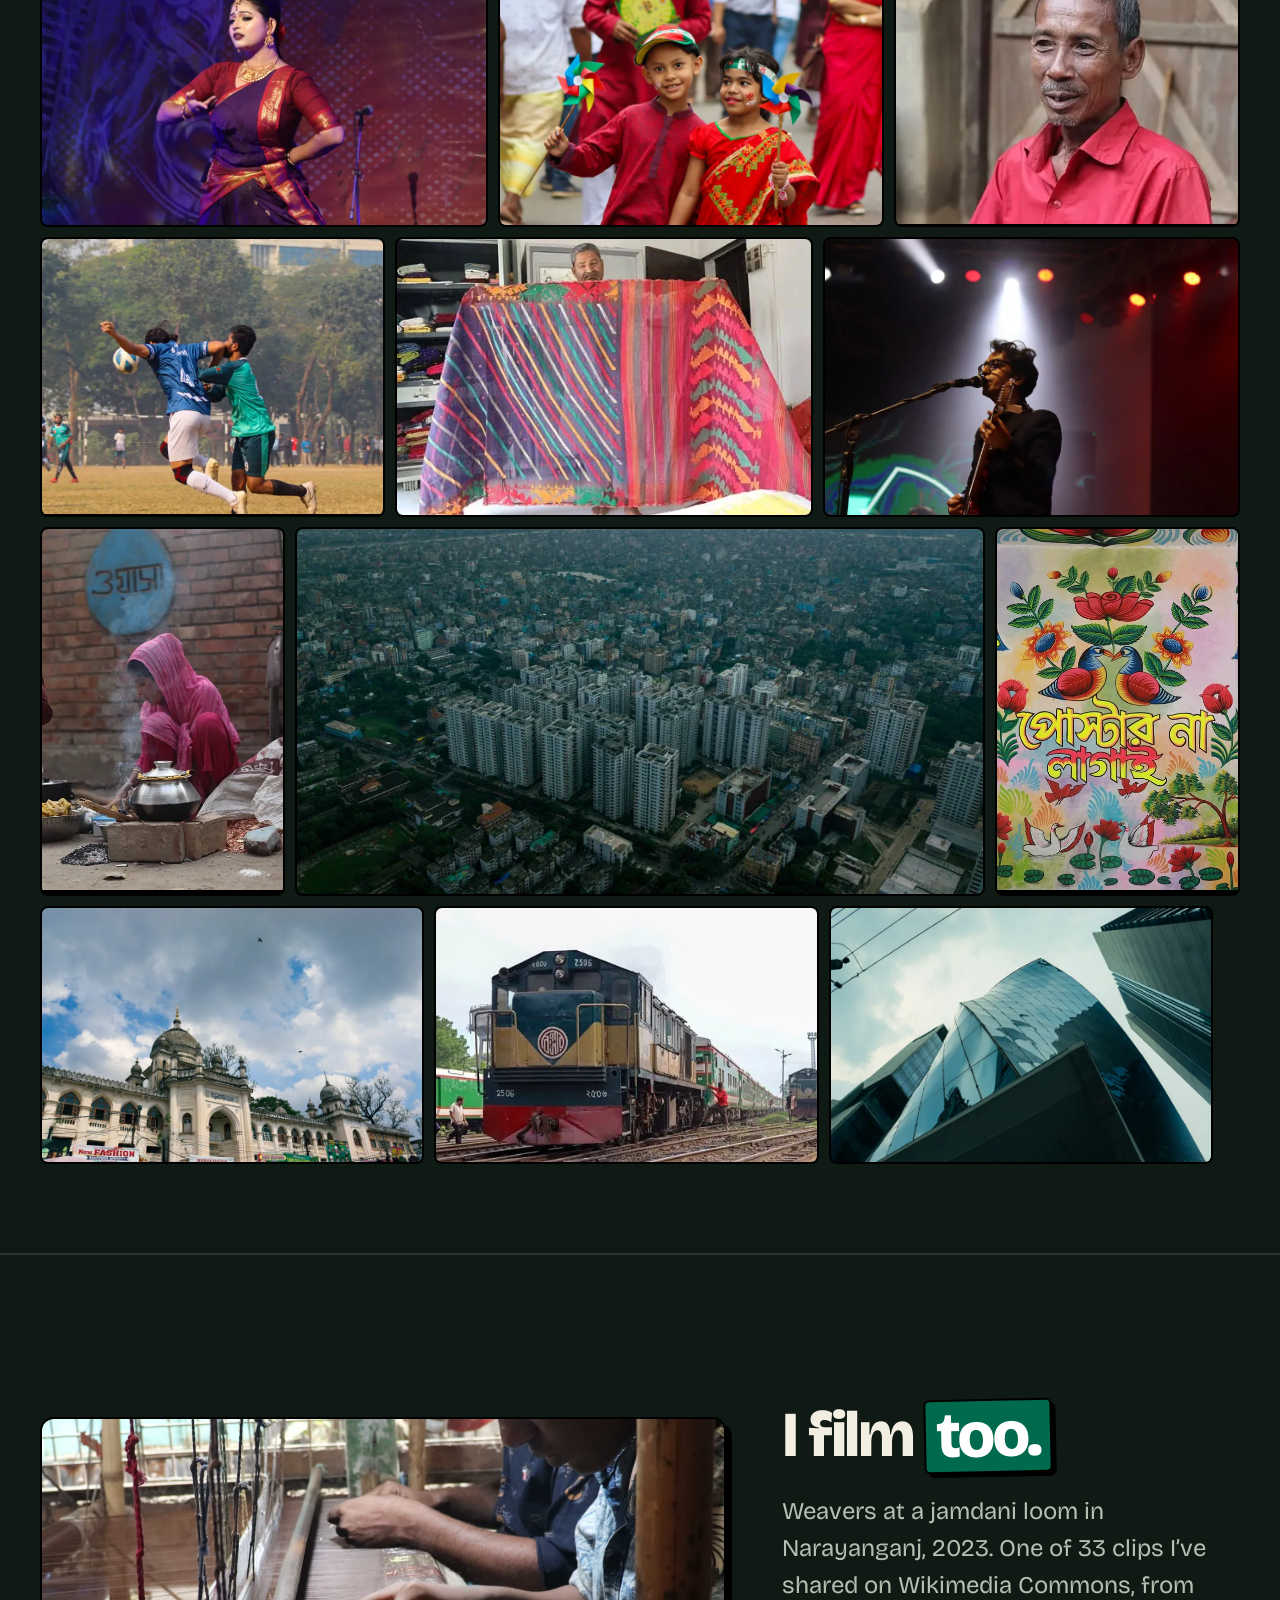
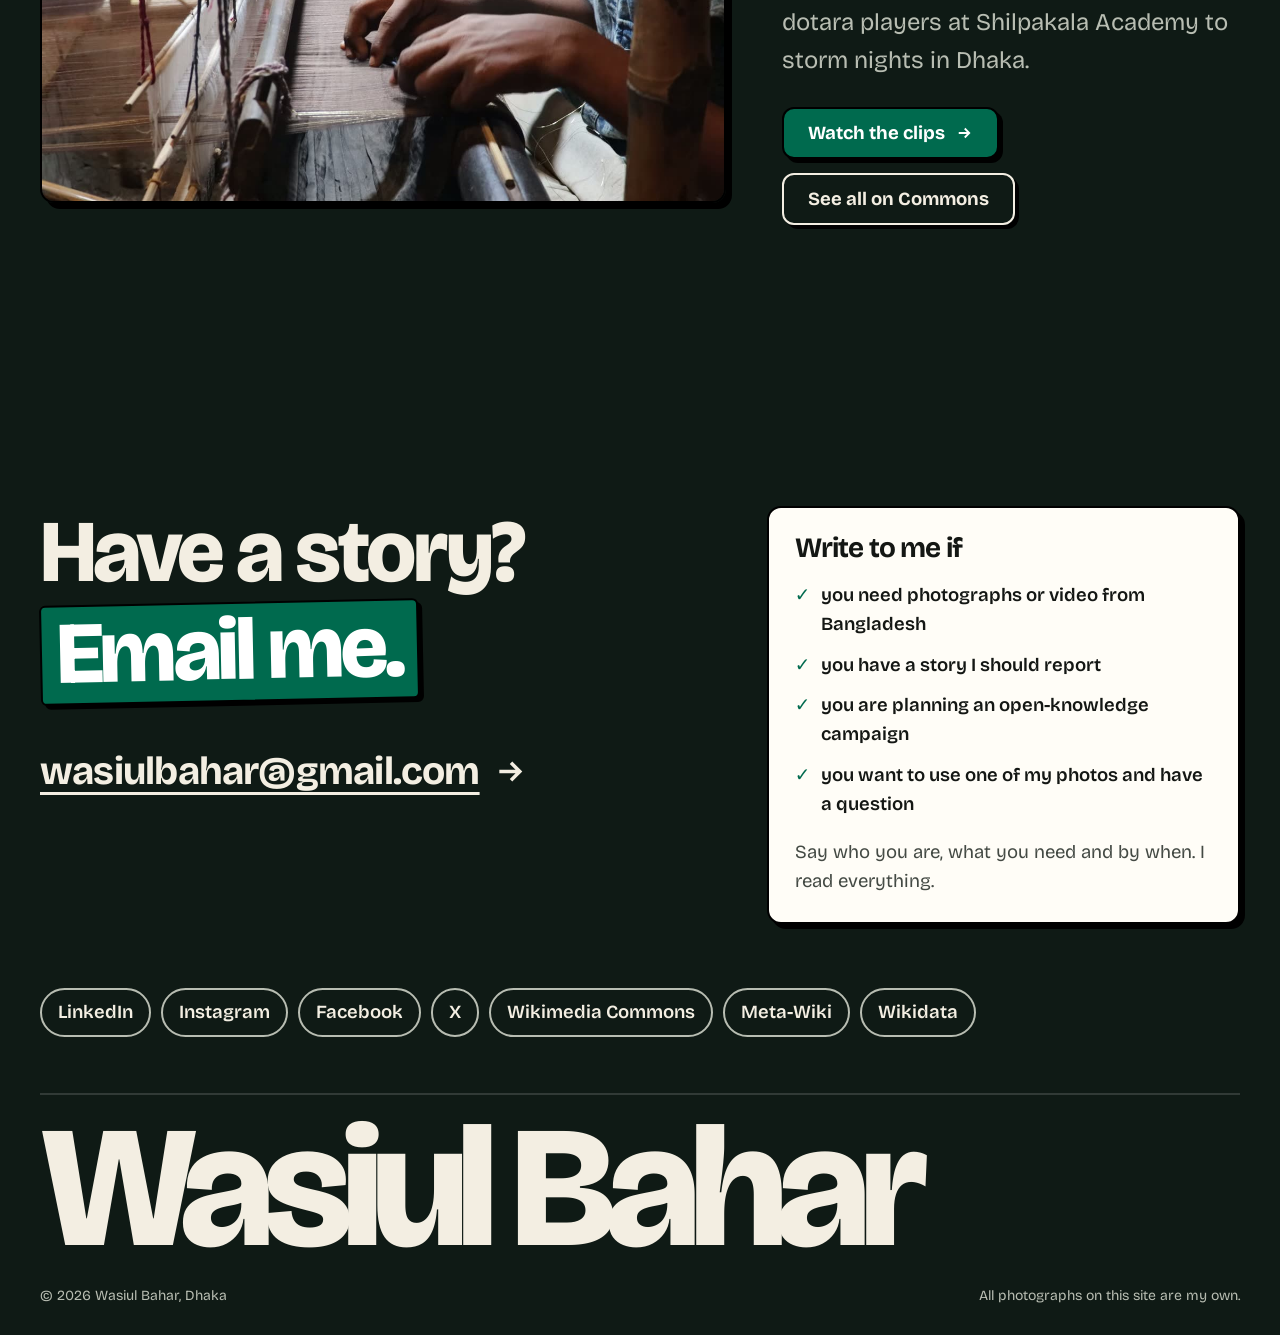
<file: gallery.html>
<!doctype html>
<html lang="en">
<head>
<meta charset="utf-8">
<meta name="viewport" content="width=device-width, initial-scale=1">
<title>Gallery: photographs by Wasiul Bahar</title>
<link rel="canonical" href="https://wasiulbahar.com/gallery.html">
<meta property="og:url" content="https://wasiulbahar.com/gallery.html">
<meta property="og:type" content="website">
<meta name="description" content="The best photographs of Wasiul Bahar: the 2024 Bangladesh uprising, Dhaka’s people, markets and stages, and the hills.">
<meta property="og:title" content="Gallery: photographs by Wasiul Bahar">
<meta property="og:description" content="The best photographs of Wasiul Bahar: the 2024 Bangladesh uprising, Dhaka’s people, markets and stages, and the hills.">
<meta property="og:image" content="https://wasiulbahar.com/img/hero.jpg">
<link rel="icon" href="favicon.svg" type="image/svg+xml">
<link rel="icon" href="favicon.png" sizes="64x64">
<link rel="apple-touch-icon" href="apple-touch-icon.png">
<link rel="preconnect" href="https://fonts.googleapis.com">
<link rel="preconnect" href="https://fonts.gstatic.com" crossorigin>
<link href="https://fonts.googleapis.com/css2?family=Bricolage+Grotesque:opsz,wght@12..96,400..800&display=swap" rel="stylesheet">
<link rel="stylesheet" href="css/style.css?v=fa270683">
<script src="js/ph.js?v=ad9a014b"></script>
<script>document.documentElement.classList.add("js");try{var t=localStorage.getItem("theme");if(t)document.documentElement.setAttribute("data-theme",t)}catch(e){}</script>
</head>
<body class="dark-page">
<a class="skip" href="#main">Skip to content</a>
<header class="nav">
  <div class="wrap nav-in">
    <a class="brand" href="./"><img src="favicon.svg" alt="" width="40" height="40"><span class="brand-t"><b>Wasiul Bahar</b><span>Journalist · Photographer · Open knowledge advocate</span></span></a>
    <nav class="nav-links" aria-label="Main"><a href="./#jobs">Work</a><a href="writing.html">Writing</a><a href="journey.html">Journey</a><a href="press.html">Press</a><a href="gallery.html" aria-current="page">Gallery</a><a href="darkroom.html">Darkroom</a><a href="tools.html">Tools</a><a href="cv.html">CV</a></nav>
    <div class="nav-end">
      <button class="icon-btn search-btn" type="button" aria-label="Search the site (Ctrl+K)" aria-keyshortcuts="Control+K"><svg viewBox="0 0 24 24" fill="none" stroke="currentColor" stroke-width="2.4"><circle cx="11" cy="11" r="7"/><path d="M20 20l-4-4"/></svg></button>
      <button class="icon-btn theme-btn" aria-label="Switch light or dark"><svg viewBox="0 0 24 24" fill="none" stroke="currentColor" stroke-width="2.2"><path d="M21 12.8A9 9 0 1 1 11.2 3a7 7 0 0 0 9.8 9.8z"/></svg></button>
      <a class="btn small" href="mailto:wasiulbahar@gmail.com">Email</a>
      <button class="icon-btn menu-btn" aria-label="Menu" aria-expanded="false"><svg viewBox="0 0 24 24" fill="none" stroke="currentColor" stroke-width="2.4"><path d="M4 7h16M4 12h16M4 17h16"/></svg></button>
    </div>
  </div>
</header>
<main id="main" class="gallery">
<section class="g-head">
  <div class="wrap g-head-in">
    <h1>Gallery</h1>
    <div class="g-intro">
      <p>My best shots, each one whole. Open any photo to see it full screen.</p>
      <a class="btn ghost on-dark" href="https://commons.wikimedia.org/wiki/Category:Wasiul_Bahar" target="_blank" rel="noopener">See all my images on Wikimedia Commons <svg viewBox="0 0 24 24" fill="none" stroke="currentColor" stroke-width="2.4" aria-hidden="true"><path d="M7 17L17 7M8 7h9v9"/></svg></a>
    </div>
  </div>
</section>
<section class="wrap" aria-label="Photographs">
  <div class="justify">
    <a class="jt" href="img/gallery/revolution.jpg" style="--r:1.501" data-w="1103" data-h="735" data-title="Revolution" data-place="Dhaka, August 2024" data-page="">
      <img src="img/thumbs/revolution.webp" alt="Revolution, Dhaka, August 2024" loading="lazy" width="900" height="600">
      <span class="jt-cap"><b>Revolution</b> Dhaka, August 2024</span>
    </a>
    <a class="jt" href="img/gallery/chronicles-of-change.webp" style="--r:1.501" data-w="1280" data-h="853" data-title="Chronicles of Change" data-place="Dhaka, 2024" data-page="">
      <img src="img/thumbs/chronicles-of-change.webp" alt="Chronicles of Change, Dhaka, 2024" loading="lazy" width="900" height="600">
      <span class="jt-cap"><b>Chronicles of Change</b> Dhaka, 2024</span>
    </a>
    <a class="jt" href="img/gallery/rage.webp" style="--r:1.501" data-w="1280" data-h="853" data-title="Rage" data-place="Dhaka, 2024" data-page="">
      <img src="img/thumbs/rage.webp" alt="Rage, Dhaka, 2024" loading="lazy" width="900" height="600">
      <span class="jt-cap"><b>Rage</b> Dhaka, 2024</span>
    </a>
    <a class="jt" href="img/gallery/protectors.webp" style="--r:1.501" data-w="1800" data-h="1199" data-title="Protectors" data-place="Dhaka, 2024" data-page="">
      <img src="img/thumbs/protectors.webp" alt="Protectors, Dhaka, 2024" loading="lazy" width="900" height="600">
      <span class="jt-cap"><b>Protectors</b> Dhaka, 2024</span>
    </a>
    <a class="jt" href="img/commons/l/rickshaw-puller-at-khilgaon-dhaka-04.webp" style="--r:0.666" data-w="1066" data-h="1600" data-title="Rickshaw puller" data-place="Khilgaon, Dhaka" data-page="https://commons.wikimedia.org/wiki/File:Rickshaw_puller_at_Khilgaon,_dhaka_04.jpg">
      <img src="img/commons/s/rickshaw-puller-at-khilgaon-dhaka-04.webp" alt="Rickshaw puller, Khilgaon, Dhaka" loading="lazy" width="480" height="720">
      <span class="jt-cap"><b>Rickshaw puller</b> Khilgaon, Dhaka</span>
    </a>
    <a class="jt" href="img/gallery/walls-that-speak.webp" style="--r:1.501" data-w="1800" data-h="1199" data-title="Walls That Speak" data-place="Dhaka, 2024" data-page="">
      <img src="img/thumbs/walls-that-speak.webp" alt="Walls That Speak, Dhaka, 2024" loading="lazy" width="900" height="600">
      <span class="jt-cap"><b>Walls That Speak</b> Dhaka, 2024</span>
    </a>
    <a class="jt" href="img/gallery/solidarity.webp" style="--r:1.501" data-w="1800" data-h="1199" data-title="Solidarity" data-place="Dhaka, 2024" data-page="">
      <img src="img/thumbs/solidarity.webp" alt="Solidarity, Dhaka, 2024" loading="lazy" width="900" height="600">
      <span class="jt-cap"><b>Solidarity</b> Dhaka, 2024</span>
    </a>
    <a class="jt" href="img/gallery/faces-of-influence.webp" style="--r:1.478" data-w="1800" data-h="1218" data-title="Faces of Influence" data-place="Dhaka" data-page="">
      <img src="img/thumbs/faces-of-influence.webp" alt="Faces of Influence, Dhaka" loading="lazy" width="900" height="610">
      <span class="jt-cap"><b>Faces of Influence</b> Dhaka</span>
    </a>
    <a class="jt" href="img/commons/l/bamboo-hookah-at-khagrachori-03.webp" style="--r:0.666" data-w="1066" data-h="1600" data-title="Bamboo hookah" data-place="Khagrachori" data-page="https://commons.wikimedia.org/wiki/File:Bamboo_Hookah_at_khagrachori_03.jpg">
      <img src="img/commons/s/bamboo-hookah-at-khagrachori-03.webp" alt="Bamboo hookah, Khagrachori" loading="lazy" width="480" height="720">
      <span class="jt-cap"><b>Bamboo hookah</b> Khagrachori</span>
    </a>
    <a class="jt" href="img/gallery/city-pulse.webp" style="--r:1.297" data-w="1800" data-h="1388" data-title="City Pulse" data-place="Dhaka" data-page="">
      <img src="img/thumbs/city-pulse.webp" alt="City Pulse, Dhaka" loading="lazy" width="900" height="694">
      <span class="jt-cap"><b>City Pulse</b> Dhaka</span>
    </a>
    <a class="jt" href="img/gallery/echoes-of-shankha.webp" style="--r:1.501" data-w="1800" data-h="1199" data-title="Echoes of Shankha" data-place="On stage" data-page="">
      <img src="img/thumbs/echoes-of-shankha.webp" alt="Echoes of Shankha, On stage" loading="lazy" width="900" height="600">
      <span class="jt-cap"><b>Echoes of Shankha</b> On stage</span>
    </a>
    <a class="jt" href="img/commons/l/eid-shopping-at-market-18.webp" style="--r:0.666" data-w="1066" data-h="1600" data-title="Eid shopping" data-place="Dhaka" data-page="https://commons.wikimedia.org/wiki/File:Eid_shopping_at_market_18.jpg">
      <img src="img/commons/s/eid-shopping-at-market-18.jpg" alt="Eid shopping, Dhaka" loading="lazy" width="480" height="720">
      <span class="jt-cap"><b>Eid shopping</b> Dhaka</span>
    </a>
    <a class="jt" href="img/gallery/rhythm-of-body.webp" style="--r:1.500" data-w="1800" data-h="1200" data-title="Rhythm of Body" data-place="On stage" data-page="">
      <img src="img/thumbs/rhythm-of-body.webp" alt="Rhythm of Body, On stage" loading="lazy" width="900" height="600">
      <span class="jt-cap"><b>Rhythm of Body</b> On stage</span>
    </a>
    <a class="jt" href="img/gallery/colors-of-joy.webp" style="--r:1.291" data-w="1101" data-h="853" data-title="Colors of Joy" data-place="Celebration" data-page="">
      <img src="img/thumbs/colors-of-joy.webp" alt="Colors of Joy, Celebration" loading="lazy" width="900" height="698">
      <span class="jt-cap"><b>Colors of Joy</b> Celebration</span>
    </a>
    <a class="jt" href="img/commons/l/garo-people-at-khagrachori-04.webp" style="--r:1.158" data-w="1600" data-h="1382" data-title="Garo family" data-place="Khagrachori" data-page="https://commons.wikimedia.org/wiki/File:Garo_people_at_khagrachori_04.jpg">
      <img src="img/commons/s/garo-people-at-khagrachori-04.webp" alt="Garo family, Khagrachori" loading="lazy" width="480" height="414">
      <span class="jt-cap"><b>Garo family</b> Khagrachori</span>
    </a>
    <a class="jt" href="img/gallery/game-on.webp" style="--r:1.242" data-w="987" data-h="795" data-title="Game On" data-place="Football" data-page="">
      <img src="img/thumbs/game-on.webp" alt="Game On, Football" loading="lazy" width="900" height="724">
      <span class="jt-cap"><b>Game On</b> Football</span>
    </a>
    <a class="jt" href="img/commons/l/jamdani-shop-at-bscic-jamdani-palli-narayanganj-5.webp" style="--r:1.501" data-w="1600" data-h="1066" data-title="Jamdani shop" data-place="Narayanganj" data-page="https://commons.wikimedia.org/wiki/File:Jamdani_shop_at_BSCIC_Jamdani_palli,_Narayanganj_5.jpg">
      <img src="img/commons/s/jamdani-shop-at-bscic-jamdani-palli-narayanganj-5.webp" alt="Jamdani shop, Narayanganj" loading="lazy" width="480" height="320">
      <span class="jt-cap"><b>Jamdani shop</b> Narayanganj</span>
    </a>
    <a class="jt" href="img/gallery/retro-rhythms.webp" style="--r:1.501" data-w="1800" data-h="1199" data-title="Retro Rhythms" data-place="Concert" data-page="">
      <img src="img/thumbs/retro-rhythms.webp" alt="Retro Rhythms, Concert" loading="lazy" width="900" height="600">
      <span class="jt-cap"><b>Retro Rhythms</b> Concert</span>
    </a>
    <a class="jt" href="img/commons/l/bhapa-pitha-seller-at-dhaka.webp" style="--r:0.666" data-w="1066" data-h="1600" data-title="Bhapa pitha seller" data-place="Dhaka" data-page="https://commons.wikimedia.org/wiki/File:Bhapa_pitha_seller_at_dhaka.jpg">
      <img src="img/commons/s/bhapa-pitha-seller-at-dhaka.webp" alt="Bhapa pitha seller, Dhaka" loading="lazy" width="480" height="720">
      <span class="jt-cap"><b>Bhapa pitha seller</b> Dhaka</span>
    </a>
    <a class="jt" href="img/gallery/birds-eye.webp" style="--r:1.875" data-w="1800" data-h="960" data-title="Bird&#x27;s Eye" data-place="Dhaka from above" data-page="">
      <img src="img/thumbs/birds-eye.webp" alt="Bird&#x27;s Eye, Dhaka from above" loading="lazy" width="900" height="480">
      <span class="jt-cap"><b>Bird&#x27;s Eye</b> Dhaka from above</span>
    </a>
    <a class="jt" href="img/commons/l/graffiti-in-malibag-mogbazar-flyover-08.webp" style="--r:0.666" data-w="1066" data-h="1600" data-title="Mural" data-place="Malibag–Mogbazar flyover" data-page="https://commons.wikimedia.org/wiki/File:Graffiti_in_malibag-mogbazar_flyover_08.jpg">
      <img src="img/commons/s/graffiti-in-malibag-mogbazar-flyover-08.webp" alt="Mural, Malibag–Mogbazar flyover" loading="lazy" width="480" height="720">
      <span class="jt-cap"><b>Mural</b> Malibag–Mogbazar flyover</span>
    </a>
    <a class="jt" href="img/gallery/walk-through-history.webp" style="--r:1.501" data-w="1800" data-h="1199" data-title="Walk Through History" data-place="Old Dhaka" data-page="">
      <img src="img/thumbs/walk-through-history.webp" alt="Walk Through History, Old Dhaka" loading="lazy" width="900" height="600">
      <span class="jt-cap"><b>Walk Through History</b> Old Dhaka</span>
    </a>
    <a class="jt" href="img/commons/l/bangladesh-railway-train-05.webp" style="--r:1.501" data-w="1600" data-h="1066" data-title="Bangladesh Railway" data-place="Dhaka" data-page="https://commons.wikimedia.org/wiki/File:Bangladesh_Railway_train_05.jpg">
      <img src="img/commons/s/bangladesh-railway-train-05.webp" alt="Bangladesh Railway, Dhaka" loading="lazy" width="480" height="320">
      <span class="jt-cap"><b>Bangladesh Railway</b> Dhaka</span>
    </a>
    <a class="jt" href="img/gallery/urban-jungle.webp" style="--r:1.501" data-w="1800" data-h="1199" data-title="Urban Jungle" data-place="Dhaka" data-page="">
      <img src="img/thumbs/urban-jungle.webp" alt="Urban Jungle, Dhaka" loading="lazy" width="900" height="600">
      <span class="jt-cap"><b>Urban Jungle</b> Dhaka</span>
    </a>
  </div>
</section>
<div class="viewer" id="viewer" role="dialog" aria-modal="true" aria-label="Photo viewer" hidden>
  <img id="v-img" alt="">
  <div class="v-bar">
    <p class="v-cap"><b id="v-title"></b> <span id="v-place"></span> <a id="v-page" class="text-link" hidden>On Commons <svg viewBox="0 0 24 24" fill="none" stroke="currentColor" stroke-width="2.4" aria-hidden="true"><path d="M7 17L17 7M8 7h9v9"/></svg></a></p>
    <div class="v-nav">
      <span class="v-count" id="v-n"></span>
      <button class="icon-btn big" id="v-prev" aria-label="Previous photo"><svg viewBox="0 0 24 24" fill="none" stroke="currentColor" stroke-width="2.4"><path d="M19 12H5M11 6l-6 6 6 6"/></svg></button>
      <button class="icon-btn big" id="v-next" aria-label="Next photo"><svg viewBox="0 0 24 24" fill="none" stroke="currentColor" stroke-width="2.4"><path d="M5 12h14M13 6l6 6-6 6"/></svg></button>
      <button class="icon-btn big" id="v-close" aria-label="Close"><svg viewBox="0 0 24 24" fill="none" stroke="currentColor" stroke-width="2.4"><path d="M6 6l12 12M18 6L6 18"/></svg></button>
    </div>
  </div>
</div>
<section class="band dark g-video" aria-labelledby="video-h">
  <div class="wrap video-in">
    <video data-loop muted loop playsinline autoplay preload="metadata" poster="media/jamdani.jpg" width="1280" height="720" aria-label="Weavers at a jamdani loom in Narayanganj"><source src="media/jamdani.mp4" type="video/mp4"></video>
    <div>
      <h2 id="video-h" class="big">I film <span class="mark">too.</span></h2>
      <p>Weavers at a jamdani loom in Narayanganj, 2023. One of 33 clips I’ve shared on Wikimedia Commons, from dotara players at Shilpakala Academy to storm nights in Dhaka.</p>
      <div class="cta">
        <a class="btn" href="https://commons.wikimedia.org/wiki/Category:Video_by_User:Wasiul_Bahar">Watch the clips <svg viewBox="0 0 24 24" fill="none" stroke="currentColor" stroke-width="2.4" aria-hidden="true"><path d="M5 12h14M13 6l6 6-6 6"/></svg></a>
        <a class="btn ghost on-dark" href="https://commons.wikimedia.org/wiki/Category:Wasiul_Bahar">See all on Commons</a>
      </div>
    </div>
  </div>
</section>
</main>
<section class="band dark contact" id="contact" aria-labelledby="contact-h">
  <div class="wrap contact-grid">
    <div>
      <h2 id="contact-h" class="big reveal">Have a story? <span class="mark">Email me.</span></h2>
      <a class="mail reveal" href="mailto:wasiulbahar@gmail.com">wasiulbahar@gmail.com <svg viewBox="0 0 24 24" fill="none" stroke="currentColor" stroke-width="2.4" aria-hidden="true"><path d="M5 12h14M13 6l6 6-6 6"/></svg></a>
    </div>
    <div class="card write-if reveal">
      <h3>Write to me if</h3>
      <ul>
        <li>you need photographs or video from Bangladesh</li>
        <li>you have a story I should report</li>
        <li>you are planning an open-knowledge campaign</li>
        <li>you want to use one of my photos and have a question</li>
      </ul>
      <p>Say who you are, what you need and by when. I read everything.</p>
    </div>
  </div>
  <div class="wrap socials reveal"><a href="https://www.linkedin.com/in/wasiul-bahar/">LinkedIn</a><a href="https://www.instagram.com/wasiulbahar/">Instagram</a><a href="https://www.facebook.com/wasiul.bahar">Facebook</a><a href="https://twitter.com/WasiulBahar">X</a><a href="https://commons.wikimedia.org/wiki/Category:Wasiul_Bahar">Wikimedia Commons</a><a href="https://meta.wikimedia.org/wiki/User:Wasiul_Bahar">Meta-Wiki</a><a href="https://www.wikidata.org/wiki/Q125621683">Wikidata</a></div>
</section>
<footer class="site">
  <div class="wrap">
    <p class="foot-name" aria-hidden="true">Wasiul Bahar</p>
    <div class="foot-row"><span>© <span data-year>2026</span> Wasiul Bahar, Dhaka</span><span>All photographs on this site are my own.</span></div>
  </div>
</footer>
<div class="search" id="search" role="dialog" aria-modal="true" aria-label="Search the site" hidden>
  <div class="search-box card">
    <input type="search" id="search-q" placeholder="Search stories, press, CV, photos…" autocomplete="off" aria-label="Search" aria-controls="search-r">
    <ol id="search-r" class="search-r" role="listbox" aria-label="Results"></ol>
    <p class="search-hint">↑ ↓ to move · Enter to open · Esc to close</p>
  </div>
</div>
<button class="to-top" id="to-top" type="button" aria-label="Back to top" hidden><svg viewBox="0 0 24 24" fill="none" stroke="currentColor" stroke-width="2.4" aria-hidden="true"><path d="M5 12h14M13 6l6 6-6 6"/></svg></button>
<script src="js/main.js?v=c0019a86"></script>
</body>
</html>
</file>
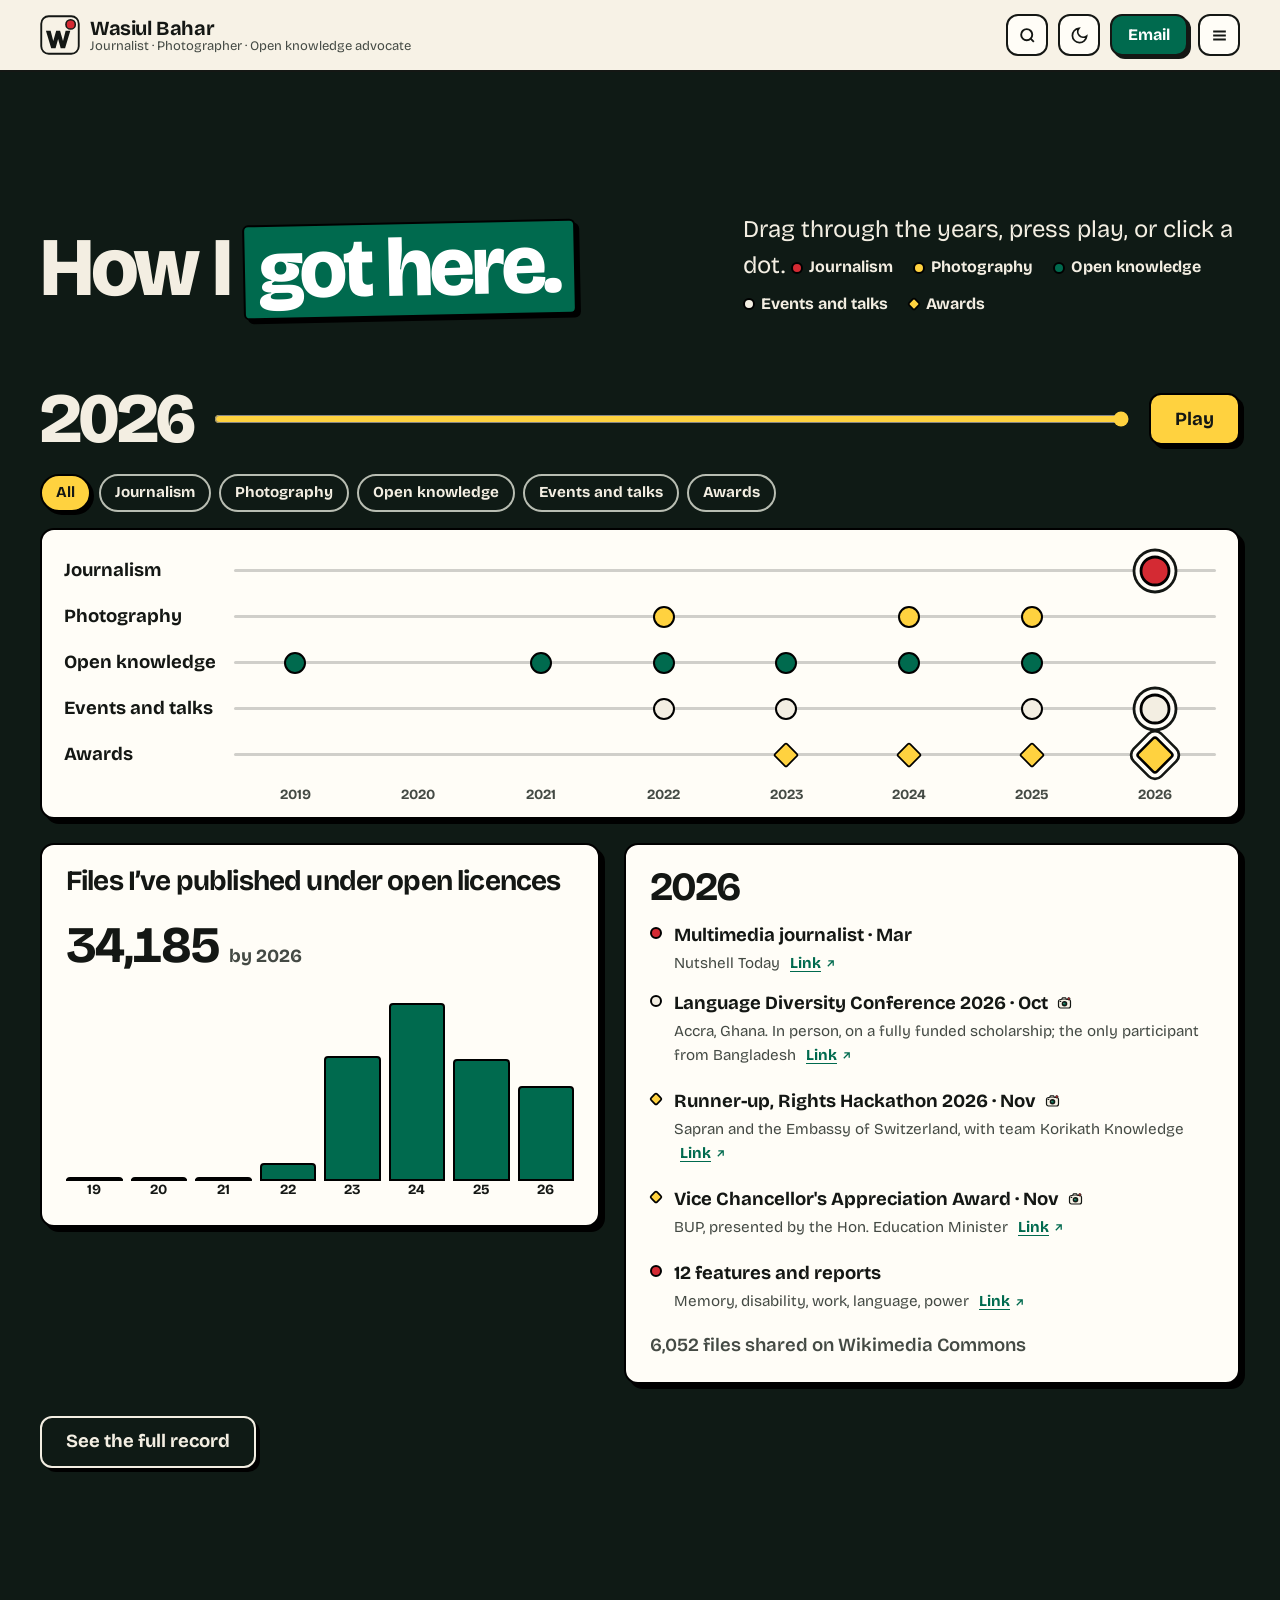
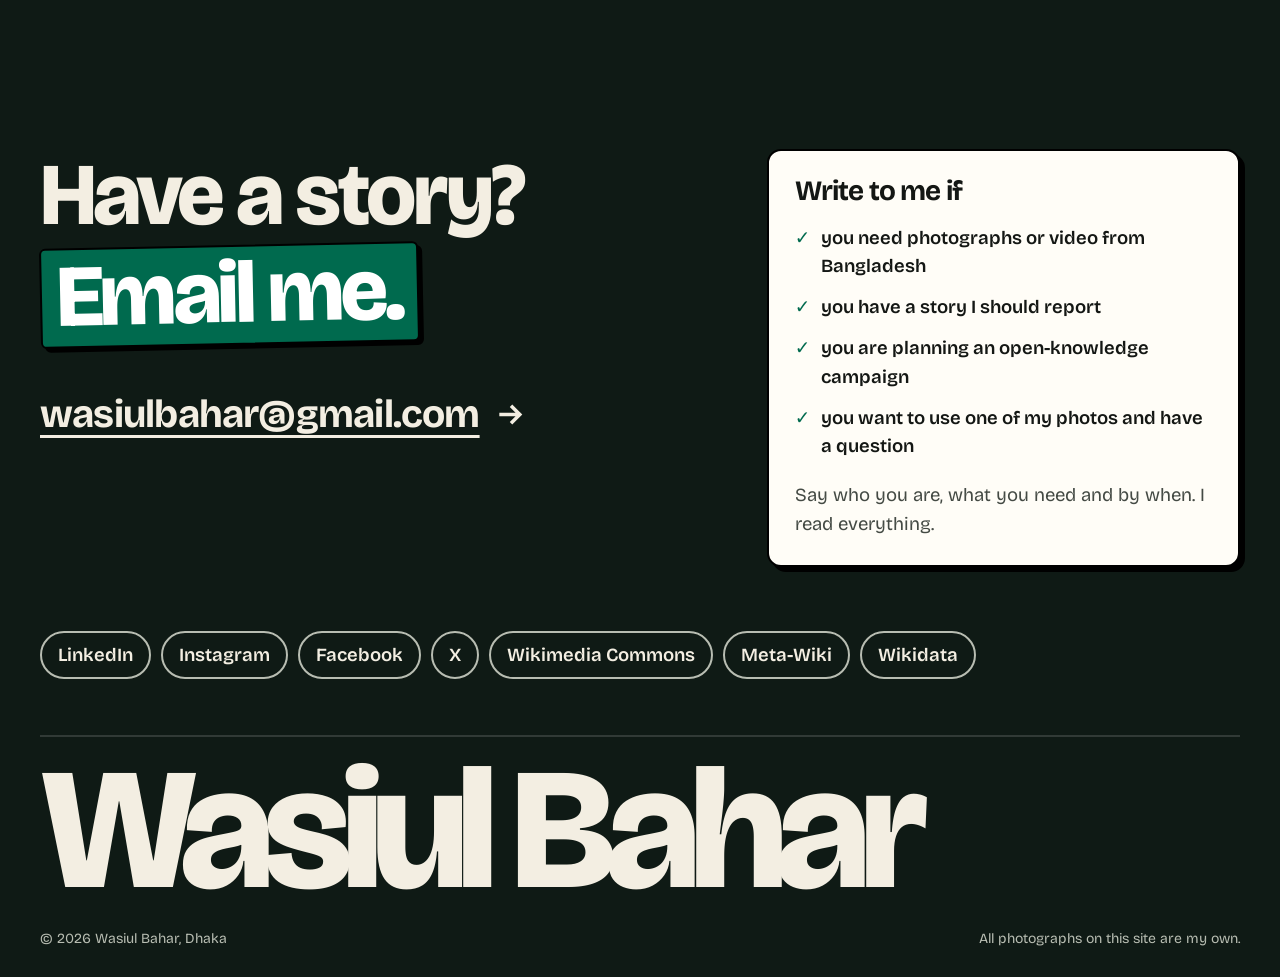
<file: journey.html>
<!doctype html>
<html lang="en">
<head>
<meta charset="utf-8">
<meta name="viewport" content="width=device-width, initial-scale=1">
<title>Journey of Wasiul Bahar</title>
<link rel="canonical" href="https://wasiulbahar.com/journey.html">
<meta property="og:url" content="https://wasiulbahar.com/journey.html">
<meta property="og:type" content="website">
<meta name="description" content="Year by year: how Wasiul Bahar became a journalist, photographer and open-knowledge activist in Dhaka.">
<meta property="og:title" content="Journey of Wasiul Bahar">
<meta property="og:description" content="Year by year: how Wasiul Bahar became a journalist, photographer and open-knowledge activist in Dhaka.">
<meta property="og:image" content="https://wasiulbahar.com/img/hero.jpg">
<link rel="icon" href="favicon.svg" type="image/svg+xml">
<link rel="icon" href="favicon.png" sizes="64x64">
<link rel="apple-touch-icon" href="apple-touch-icon.png">
<link rel="preconnect" href="https://fonts.googleapis.com">
<link rel="preconnect" href="https://fonts.gstatic.com" crossorigin>
<link href="https://fonts.googleapis.com/css2?family=Bricolage+Grotesque:opsz,wght@12..96,400..800&display=swap" rel="stylesheet">
<link rel="stylesheet" href="css/style.css?v=fa270683">
<script src="js/ph.js?v=ad9a014b"></script>
<script>document.documentElement.classList.add("js");try{var t=localStorage.getItem("theme");if(t)document.documentElement.setAttribute("data-theme",t)}catch(e){}</script>
</head>
<body class="dark-page">
<a class="skip" href="#main">Skip to content</a>
<header class="nav">
  <div class="wrap nav-in">
    <a class="brand" href="./"><img src="favicon.svg" alt="" width="40" height="40"><span class="brand-t"><b>Wasiul Bahar</b><span>Journalist · Photographer · Open knowledge advocate</span></span></a>
    <nav class="nav-links" aria-label="Main"><a href="./#jobs">Work</a><a href="writing.html">Writing</a><a href="journey.html" aria-current="page">Journey</a><a href="press.html">Press</a><a href="gallery.html">Gallery</a><a href="darkroom.html">Darkroom</a><a href="tools.html">Tools</a><a href="cv.html">CV</a></nav>
    <div class="nav-end">
      <button class="icon-btn search-btn" type="button" aria-label="Search the site (Ctrl+K)" aria-keyshortcuts="Control+K"><svg viewBox="0 0 24 24" fill="none" stroke="currentColor" stroke-width="2.4"><circle cx="11" cy="11" r="7"/><path d="M20 20l-4-4"/></svg></button>
      <button class="icon-btn theme-btn" aria-label="Switch light or dark"><svg viewBox="0 0 24 24" fill="none" stroke="currentColor" stroke-width="2.2"><path d="M21 12.8A9 9 0 1 1 11.2 3a7 7 0 0 0 9.8 9.8z"/></svg></button>
      <a class="btn small" href="mailto:wasiulbahar@gmail.com">Email</a>
      <button class="icon-btn menu-btn" aria-label="Menu" aria-expanded="false"><svg viewBox="0 0 24 24" fill="none" stroke="currentColor" stroke-width="2.4"><path d="M4 7h16M4 12h16M4 17h16"/></svg></button>
    </div>
  </div>
</header>
<main id="main">
<section class="band dark journey-page" aria-labelledby="jp-h">
  <div class="wrap">
    <div class="head">
      <h1 id="jp-h" class="big">How I <span class="mark">got here.</span></h1>
      <p>Drag through the years, press play, or click a dot. <span class="key k-news">Journalism</span> <span class="key k-photo">Photography</span> <span class="key k-open">Open knowledge</span> <span class="key k-event">Events and talks</span> <span class="key k-award">Awards</span></p>
    </div>
    <div class="jp-controls">
      <span class="jp-year" id="jp-year" aria-live="polite">2026</span>
      <input type="range" id="jp-range" min="2019" max="2026" step="1" value="2026" aria-label="Year">
      <button class="btn jp-play" id="jp-play" type="button">Play</button>
    </div>
    <div class="jp-filters" role="group" aria-label="Show one kind"><button type="button" data-kind="all" aria-pressed="true">All</button><button type="button" data-kind="news" aria-pressed="false">Journalism</button><button type="button" data-kind="photo" aria-pressed="false">Photography</button><button type="button" data-kind="open" aria-pressed="false">Open knowledge</button><button type="button" data-kind="event" aria-pressed="false">Events and talks</button><button type="button" data-kind="award" aria-pressed="false">Awards</button></div>
    <div class="card jp-lanes">
      <div class="jp-lane" data-kind="news"><span>Journalism</span><div class="jp-track"><button class="jp-dot k-news" data-y="2026" style="left:93.75%" aria-label="2026: Journalism"></button></div></div>
      <div class="jp-lane" data-kind="photo"><span>Photography</span><div class="jp-track"><button class="jp-dot k-photo" data-y="2022" style="left:43.75%" aria-label="2022: Photography"></button><button class="jp-dot k-photo" data-y="2024" style="left:68.75%" aria-label="2024: Photography"></button><button class="jp-dot k-photo" data-y="2025" style="left:81.25%" aria-label="2025: Photography"></button></div></div>
      <div class="jp-lane" data-kind="open"><span>Open knowledge</span><div class="jp-track"><button class="jp-dot k-open" data-y="2019" style="left:6.25%" aria-label="2019: Open knowledge"></button><button class="jp-dot k-open" data-y="2021" style="left:31.25%" aria-label="2021: Open knowledge"></button><button class="jp-dot k-open" data-y="2022" style="left:43.75%" aria-label="2022: Open knowledge"></button><button class="jp-dot k-open" data-y="2023" style="left:56.25%" aria-label="2023: Open knowledge"></button><button class="jp-dot k-open" data-y="2024" style="left:68.75%" aria-label="2024: Open knowledge"></button><button class="jp-dot k-open" data-y="2025" style="left:81.25%" aria-label="2025: Open knowledge"></button></div></div>
      <div class="jp-lane" data-kind="event"><span>Events and talks</span><div class="jp-track"><button class="jp-dot k-event" data-y="2022" style="left:43.75%" aria-label="2022: Events and talks"></button><button class="jp-dot k-event" data-y="2023" style="left:56.25%" aria-label="2023: Events and talks"></button><button class="jp-dot k-event" data-y="2025" style="left:81.25%" aria-label="2025: Events and talks"></button><button class="jp-dot k-event" data-y="2026" style="left:93.75%" aria-label="2026: Events and talks"></button></div></div>
      <div class="jp-lane" data-kind="award"><span>Awards</span><div class="jp-track"><button class="jp-dot k-award" data-y="2023" style="left:56.25%" aria-label="2023: Awards"></button><button class="jp-dot k-award" data-y="2024" style="left:68.75%" aria-label="2024: Awards"></button><button class="jp-dot k-award" data-y="2025" style="left:81.25%" aria-label="2025: Awards"></button><button class="jp-dot k-award" data-y="2026" style="left:93.75%" aria-label="2026: Awards"></button></div></div>
      <div class="jp-axis"><span></span><div><span>2019</span><span>2020</span><span>2021</span><span>2022</span><span>2023</span><span>2024</span><span>2025</span><span>2026</span></div></div>
    </div>
    <div class="jp-row">
      <div class="card jp-chart">
        <h2>Files I’ve published under open licences</h2>
        <p class="jp-cum"><b id="jp-cum">34,185</b> by <span id="jp-by">2026</span></p>
        <div class="jp-bars"><div class="jp-bar" data-y="2019" data-n="2" style="height:2.0%" title="2019: 2 files"><span>19</span></div><div class="jp-bar" data-y="2020" data-n="0" style="height:2.0%" title="2020: 0 files"><span>20</span></div><div class="jp-bar" data-y="2021" data-n="2" style="height:2.0%" title="2021: 2 files"><span>21</span></div><div class="jp-bar" data-y="2022" data-n="1133" style="height:10.0%" title="2022: 1,133 files"><span>22</span></div><div class="jp-bar" data-y="2023" data-n="7939" style="height:70.3%" title="2023: 7,939 files"><span>23</span></div><div class="jp-bar" data-y="2024" data-n="11290" style="height:100.0%" title="2024: 11,290 files"><span>24</span></div><div class="jp-bar" data-y="2025" data-n="7767" style="height:68.8%" title="2025: 7,767 files"><span>25</span></div><div class="jp-bar" data-y="2026" data-n="6052" style="height:53.6%" title="2026: 6,052 files"><span>26</span></div></div>
      </div>
      <div class="card jp-years">
        <section class="jp-y" data-y="2026">
          <h2>2026</h2>
          <ul><li class="k-news" data-kind="news"><b>Multimedia journalist · Mar</b><span>Nutshell Today <a href="https://www.nutshelltoday.com/author/wasiul-bahar">Link <svg viewBox="0 0 24 24" fill="none" stroke="currentColor" stroke-width="2.4" aria-hidden="true"><path d="M7 17L17 7M8 7h9v9"/></svg></a></span></li><li class="k-event has-pic" data-kind="event" tabindex="0" role="button" aria-expanded="false"><b>Language Diversity Conference 2026 · Oct <span class="pic-hint" aria-hidden="true"></span></b><span>Accra, Ghana. In person, on a fully funded scholarship; the only participant from Bangladesh <a href="https://www.linkedin.com/posts/wasiul-bahar_i-am-nothing-without-my-mother-tongue-i-share-7523730768989233152-ZjGn/">Link <svg viewBox="0 0 24 24" fill="none" stroke="currentColor" stroke-width="2.4" aria-hidden="true"><path d="M7 17L17 7M8 7h9v9"/></svg></a></span><figure class="pol"><img src="img/awards/ldc-2026.jpg" alt="Language Diversity Conference 2026" loading="lazy" width="900" height="500"><figcaption>Language Diversity Conference 2026</figcaption></figure></li><li class="k-award has-pic" data-kind="award" tabindex="0" role="button" aria-expanded="false"><b>Runner-up, Rights Hackathon 2026 · Nov <span class="pic-hint" aria-hidden="true"></span></b><span>Sapran and the Embassy of Switzerland, with team Korikath Knowledge <a href="https://www.facebook.com/share/p/1CEHmj855A/">Link <svg viewBox="0 0 24 24" fill="none" stroke="currentColor" stroke-width="2.4" aria-hidden="true"><path d="M7 17L17 7M8 7h9v9"/></svg></a></span><figure class="pol"><img src="img/awards/rights-hackathon-2026.webp" alt="Runner-up, Rights Hackathon 2026" loading="lazy" width="900" height="502"><figcaption>Runner-up, Rights Hackathon 2026</figcaption></figure></li><li class="k-award has-pic" data-kind="award" tabindex="0" role="button" aria-expanded="false"><b>Vice Chancellor&#x27;s Appreciation Award · Nov <span class="pic-hint" aria-hidden="true"></span></b><span>BUP, presented by the Hon. Education Minister <a href="https://www.facebook.com/photo?fbid=1715878509959636&set=a.216407976573371">Link <svg viewBox="0 0 24 24" fill="none" stroke="currentColor" stroke-width="2.4" aria-hidden="true"><path d="M7 17L17 7M8 7h9v9"/></svg></a></span><figure class="pol"><img src="img/awards/vc-appreciation-2026.webp" alt="Vice Chancellor&#x27;s Appreciation Award" loading="lazy" width="900" height="714"><figcaption>Vice Chancellor&#x27;s Appreciation Award</figcaption></figure></li><li class="k-news" data-kind="news"><b>12 features and reports</b><span>Memory, disability, work, language, power <a href="writing.html">Link <svg viewBox="0 0 24 24" fill="none" stroke="currentColor" stroke-width="2.4" aria-hidden="true"><path d="M7 17L17 7M8 7h9v9"/></svg></a></span></li></ul>
          <p class="jp-up">6,052 files shared on Wikimedia Commons</p>
        </section>
        <section class="jp-y" data-y="2025">
          <h2>2025</h2>
          <ul><li class="k-award" data-kind="award"><b>Volunteer Excellency Award · Aug</b><span>Wiki Loves Folklore</span></li><li class="k-open" data-kind="open"><b>Millennium Fellow · Aug</b><span>UN Academic Impact and Millennium Campus Network</span></li><li class="k-award has-pic" data-kind="award" tabindex="0" role="button" aria-expanded="false"><b>Pre-seed and seed fund winner · Oct <span class="pic-hint" aria-hidden="true"></span></b><span>University Innovation Hub Program (ICT Division, World Bank), with team Korikath Nexus <a href="https://lnkd.in/p/gi9qx5Yy">Link <svg viewBox="0 0 24 24" fill="none" stroke="currentColor" stroke-width="2.4" aria-hidden="true"><path d="M7 17L17 7M8 7h9v9"/></svg></a></span><figure class="pol"><img src="img/awards/uihp-2025.webp" alt="Pre-seed and seed fund winner" loading="lazy" width="800" height="599"><figcaption>Pre-seed and seed fund winner</figcaption></figure></li><li class="k-award" data-kind="award"><b>Champion, Devshot segment · Nov</b><span>Devthon 6.0, BUP Development Leaders Club</span></li><li class="k-photo" data-kind="photo"><b>Para Commando Brigade post · Dec</b><span>5,100 reactions and 2,400 shares on Facebook</span></li><li class="k-open" data-kind="open"><b>Wikitongues fellow</b><span>Documenting the Chak language <a href="https://wikitongues.org/fellows/wasiul-bahar/">Link <svg viewBox="0 0 24 24" fill="none" stroke="currentColor" stroke-width="2.4" aria-hidden="true"><path d="M7 17L17 7M8 7h9v9"/></svg></a></span></li><li class="k-open" data-kind="open"><b>Built the Wiki Loves Folklore 2025 team</b><span>320+ applications, a team of 14 <a href="https://commons.wikimedia.org/wiki/Commons:Wiki_Loves_Folklore_2025_in_Bangladesh">Link <svg viewBox="0 0 24 24" fill="none" stroke="currentColor" stroke-width="2.4" aria-hidden="true"><path d="M7 17L17 7M8 7h9v9"/></svg></a></span></li><li class="k-event" data-kind="event"><b>Session on open knowledge and Wikimedia</b><span>AK High School and College, with Korikath Knowledge</span></li></ul>
          <p class="jp-up">7,767 files shared on Wikimedia Commons</p>
        </section>
        <section class="jp-y" data-y="2024">
          <h2>2024</h2>
          <ul><li class="k-photo" data-kind="photo"><b>Passed 20,000 photos on Wikimedia Commons · Dec</b><span>Used by hundreds of media outlets</span></li><li class="k-photo" data-kind="photo"><b>Photographed the July uprising</b><span>Pictures that ran in The Diplomat, Red Pepper and more</span></li><li class="k-open" data-kind="open"><b>Chief organiser</b><span>Wiki Loves Folklore Bangladesh <a href="https://commons.wikimedia.org/wiki/Commons:Wiki_Loves_Folklore_2024_in_Bangladesh">Link <svg viewBox="0 0 24 24" fill="none" stroke="currentColor" stroke-width="2.4" aria-hidden="true"><path d="M7 17L17 7M8 7h9v9"/></svg></a></span></li><li class="k-open" data-kind="open"><b>Country representative</b><span>Open Knowledge Foundation, Bangladesh <a href="https://okfn.org/en/bangladesh/">Link <svg viewBox="0 0 24 24" fill="none" stroke="currentColor" stroke-width="2.4" aria-hidden="true"><path d="M7 17L17 7M8 7h9v9"/></svg></a></span></li><li class="k-open" data-kind="open"><b>Chief financial and operating officer</b><span>Korikath Knowledge <a href="https://meta.wikimedia.org/wiki/Korikath_Knowledge">Link <svg viewBox="0 0 24 24" fill="none" stroke="currentColor" stroke-width="2.4" aria-hidden="true"><path d="M7 17L17 7M8 7h9v9"/></svg></a></span></li><li class="k-award" data-kind="award"><b>Coolest Tool Award, honourable mention</b><span>Wikimania, for CampWiz</span></li><li class="k-photo" data-kind="photo"><b>Judge</b><span>Wiki Loves Monuments and Food, Philippines</span></li></ul>
          <p class="jp-up">11,290 files shared on Wikimedia Commons</p>
        </section>
        <section class="jp-y" data-y="2023">
          <h2>2023</h2>
          <ul><li class="k-award" data-kind="award"><b>Media of the Day · Mar</b><span>Wikimedia Commons featured my video “Beauty lachchi” <a href="https://commons.wikimedia.org/wiki/File:Beauty_lachchi.webm">Link <svg viewBox="0 0 24 24" fill="none" stroke="currentColor" stroke-width="2.4" aria-hidden="true"><path d="M7 17L17 7M8 7h9v9"/></svg></a></span></li><li class="k-event has-pic" data-kind="event" tabindex="0" role="button" aria-expanded="false"><b>WikiConference India 2023 · Apr <span class="pic-hint" aria-hidden="true"></span></b><span>Hyderabad, India. In person, on a fully funded scholarship <a href="https://www.linkedin.com/posts/wasiul-bahar_work-experience-people-share-7060542538398502912-rzmB/">Link <svg viewBox="0 0 24 24" fill="none" stroke="currentColor" stroke-width="2.4" aria-hidden="true"><path d="M7 17L17 7M8 7h9v9"/></svg></a></span><figure class="pol"><img src="img/awards/wci-2023.webp" alt="WikiConference India 2023" loading="lazy" width="900" height="350"><figcaption>WikiConference India 2023</figcaption></figure></li><li class="k-award" data-kind="award"><b>Certified Organizer</b><span>Wikimedia Foundation Organizer Lab</span></li><li class="k-event" data-kind="event"><b>Tech subcommittee</b><span>Wikimania 2023 <a href="https://wikimania.wikimedia.org/wiki/2023:Tech_Subcommittee">Link <svg viewBox="0 0 24 24" fill="none" stroke="currentColor" stroke-width="2.4" aria-hidden="true"><path d="M7 17L17 7M8 7h9v9"/></svg></a></span></li><li class="k-event" data-kind="event"><b>Scholarship committee</b><span>EduWiki Conference 2023 <a href="https://meta.wikimedia.org/wiki/EduWiki_Conference_2023/Organizational">Link <svg viewBox="0 0 24 24" fill="none" stroke="currentColor" stroke-width="2.4" aria-hidden="true"><path d="M7 17L17 7M8 7h9v9"/></svg></a></span></li><li class="k-event" data-kind="event"><b>Core organising team</b><span>International Youth Day 2023 <a href="https://meta.wikimedia.org/wiki/Event:International_Youth_Day_2023">Link <svg viewBox="0 0 24 24" fill="none" stroke="currentColor" stroke-width="2.4" aria-hidden="true"><path d="M7 17L17 7M8 7h9v9"/></svg></a></span></li><li class="k-open" data-kind="open"><b>Bangladesh implementation lead</b><span>Indic Oral Culture Documentation</span></li></ul>
          <p class="jp-up">7,939 files shared on Wikimedia Commons</p>
        </section>
        <section class="jp-y" data-y="2022">
          <h2>2022</h2>
          <ul><li class="k-event" data-kind="event"><b>Trust and Safety volunteer · Aug</b><span>Wikimania 2022</span></li><li class="k-photo" data-kind="photo"><b>Started photographing for Wikimedia Commons · Sep</b><span>A volunteer contributor ever since <a href="https://commons.wikimedia.org/wiki/Category:Wasiul_Bahar">Link <svg viewBox="0 0 24 24" fill="none" stroke="currentColor" stroke-width="2.4" aria-hidden="true"><path d="M7 17L17 7M8 7h9v9"/></svg></a></span></li><li class="k-open" data-kind="open"><b>Learning and evaluation in-charge</b><span>NDEC Wikimedia Bootcamp <a href="https://meta.wikimedia.org/wiki/NDEC_Wikimedia_Bootcamp_2022">Link <svg viewBox="0 0 24 24" fill="none" stroke="currentColor" stroke-width="2.4" aria-hidden="true"><path d="M7 17L17 7M8 7h9v9"/></svg></a></span></li></ul>
          <p class="jp-up">1,133 files shared on Wikimedia Commons</p>
        </section>
        <section class="jp-y" data-y="2021">
          <h2>2021</h2>
          <ul><li class="k-open" data-kind="open"><b>Founded Project Korikath</b><span>A photo project that fills Wikipedia’s visual gaps <a href="https://meta.wikimedia.org/wiki/Project_Korikath">Link <svg viewBox="0 0 24 24" fill="none" stroke="currentColor" stroke-width="2.4" aria-hidden="true"><path d="M7 17L17 7M8 7h9v9"/></svg></a></span></li><li class="k-open" data-kind="open"><b>Coordinated In Search of the Roots</b><span>Archive digitisation, NDEC <a href="https://meta.wikimedia.org/wiki/NDEC_Wikipedia_Editorial_and_Research_Team/Project_In_Search_of_the_Roots">Link <svg viewBox="0 0 24 24" fill="none" stroke="currentColor" stroke-width="2.4" aria-hidden="true"><path d="M7 17L17 7M8 7h9v9"/></svg></a></span></li><li class="k-open" data-kind="open"><b>Branding lead</b><span>Wikipedia Pages Wanting Photos, Bengali</span></li></ul>
          <p class="jp-up">2 files shared on Wikimedia Commons</p>
        </section>
        <section class="jp-y" data-y="2020">
          <h2>2020</h2>
          <ul></ul>
          <p class="jp-up">0 files shared on Wikimedia Commons</p>
        </section>
        <section class="jp-y" data-y="2019">
          <h2>2019</h2>
          <ul><li class="k-open" data-kind="open"><b>Started editing Wikipedia · Dec</b><span>A volunteer contributor ever since</span></li></ul>
          <p class="jp-up">2 files shared on Wikimedia Commons (my first uploads)</p>
        </section>
      </div>
    </div>
    <details class="record reveal">
      <summary><span class="btn ghost on-dark">See the full record</span></summary>
      <p class="cv-more"><a class="btn" href="cv.html">See my full CV →</a></p>
      <div class="cv-cols">
        <div><h3>Journalism and media</h3><ul>
          <li><b>Multimedia Journalist</b> Nutshell Today · March 2026 to now</li>
          <li><b>Content Executive</b> Dhaka on Air</li>
          <li><b>Intern</b> Jamuna Television, web desk</li>
          <li><b>News Editor</b> Splash</li>
          <li><b>Independent Photojournalist</b> Freelance · three years and counting</li></ul></div>
        <div><h3>Open-knowledge leadership</h3><ul>
          <li><b>Founder and Project Lead</b> Project Korikath · 2021 to now</li>
          <li><b>Country Representative</b> Open Knowledge Foundation, Bangladesh · 2024 to now</li>
          <li><b>Fellow</b> Wikitongues, Chak language · 2025</li>
          <li><b>Chief Organiser</b> Wiki Loves Folklore Bangladesh · 2024 and 2025</li>
          <li><b>Project Coordinator</b> WikiWomen Bangladesh</li>
          <li><b>Lead Co-ordinator</b> Wiki Loves Earth Bangladesh · 2024</li>
          <li><b>Implementation Lead</b> Indic Oral Culture Documentation, Bangladesh · 2023</li>
          <li><b>Lead Coordinator</b> Ikusgela in Bengali · 2024</li>
          <li><b>Advisor</b> NDEC Wikipedia Editorial and Research Team · 2021 to now</li>
          <li><b>Regional Co-ordinator</b> WikiForHumanRights, Wikimedia Foundation · June to July 2024</li></ul></div>
        <div><h3>Events, juries and volunteering</h3><ul>
          <li><b>Tech Subcommittee</b> Wikimania 2023</li>
          <li><b>Trust and Safety Volunteer</b> Wikimania 2022</li>
          <li><b>Scholarship Committee</b> EduWiki Conference 2023</li>
          <li><b>Core Organising Team</b> International Youth Day 2023</li>
          <li><b>Judge</b> Wiki Loves Monuments and Wiki Loves Food, Philippines · 2024</li>
          <li><b>Learning and Evaluation In-Charge</b> NDEC Wikimedia Bootcamp · 2022</li>
          <li><b>Coordinator</b> In Search of The Roots, archive digitisation · 2021</li>
          <li><b>Branding Lead</b> Wikipedia Pages Wanting Photos, Bengali · 2021</li>
          <li><b>Millennium Fellow</b> UN Academic Impact and Millennium Campus Network · 2025</li>
          <li><b>Campus Ambassador</b> G17 UAC</li></ul></div>
      </div>
    </details>
  </div>
</section>
</main>
<section class="band dark contact" id="contact" aria-labelledby="contact-h">
  <div class="wrap contact-grid">
    <div>
      <h2 id="contact-h" class="big reveal">Have a story? <span class="mark">Email me.</span></h2>
      <a class="mail reveal" href="mailto:wasiulbahar@gmail.com">wasiulbahar@gmail.com <svg viewBox="0 0 24 24" fill="none" stroke="currentColor" stroke-width="2.4" aria-hidden="true"><path d="M5 12h14M13 6l6 6-6 6"/></svg></a>
    </div>
    <div class="card write-if reveal">
      <h3>Write to me if</h3>
      <ul>
        <li>you need photographs or video from Bangladesh</li>
        <li>you have a story I should report</li>
        <li>you are planning an open-knowledge campaign</li>
        <li>you want to use one of my photos and have a question</li>
      </ul>
      <p>Say who you are, what you need and by when. I read everything.</p>
    </div>
  </div>
  <div class="wrap socials reveal"><a href="https://www.linkedin.com/in/wasiul-bahar/">LinkedIn</a><a href="https://www.instagram.com/wasiulbahar/">Instagram</a><a href="https://www.facebook.com/wasiul.bahar">Facebook</a><a href="https://twitter.com/WasiulBahar">X</a><a href="https://commons.wikimedia.org/wiki/Category:Wasiul_Bahar">Wikimedia Commons</a><a href="https://meta.wikimedia.org/wiki/User:Wasiul_Bahar">Meta-Wiki</a><a href="https://www.wikidata.org/wiki/Q125621683">Wikidata</a></div>
</section>
<footer class="site">
  <div class="wrap">
    <p class="foot-name" aria-hidden="true">Wasiul Bahar</p>
    <div class="foot-row"><span>© <span data-year>2026</span> Wasiul Bahar, Dhaka</span><span>All photographs on this site are my own.</span></div>
  </div>
</footer>
<div class="search" id="search" role="dialog" aria-modal="true" aria-label="Search the site" hidden>
  <div class="search-box card">
    <input type="search" id="search-q" placeholder="Search stories, press, CV, photos…" autocomplete="off" aria-label="Search" aria-controls="search-r">
    <ol id="search-r" class="search-r" role="listbox" aria-label="Results"></ol>
    <p class="search-hint">↑ ↓ to move · Enter to open · Esc to close</p>
  </div>
</div>
<button class="to-top" id="to-top" type="button" aria-label="Back to top" hidden><svg viewBox="0 0 24 24" fill="none" stroke="currentColor" stroke-width="2.4" aria-hidden="true"><path d="M5 12h14M13 6l6 6-6 6"/></svg></button>
<script src="js/main.js?v=c0019a86"></script>
</body>
</html>
</file>
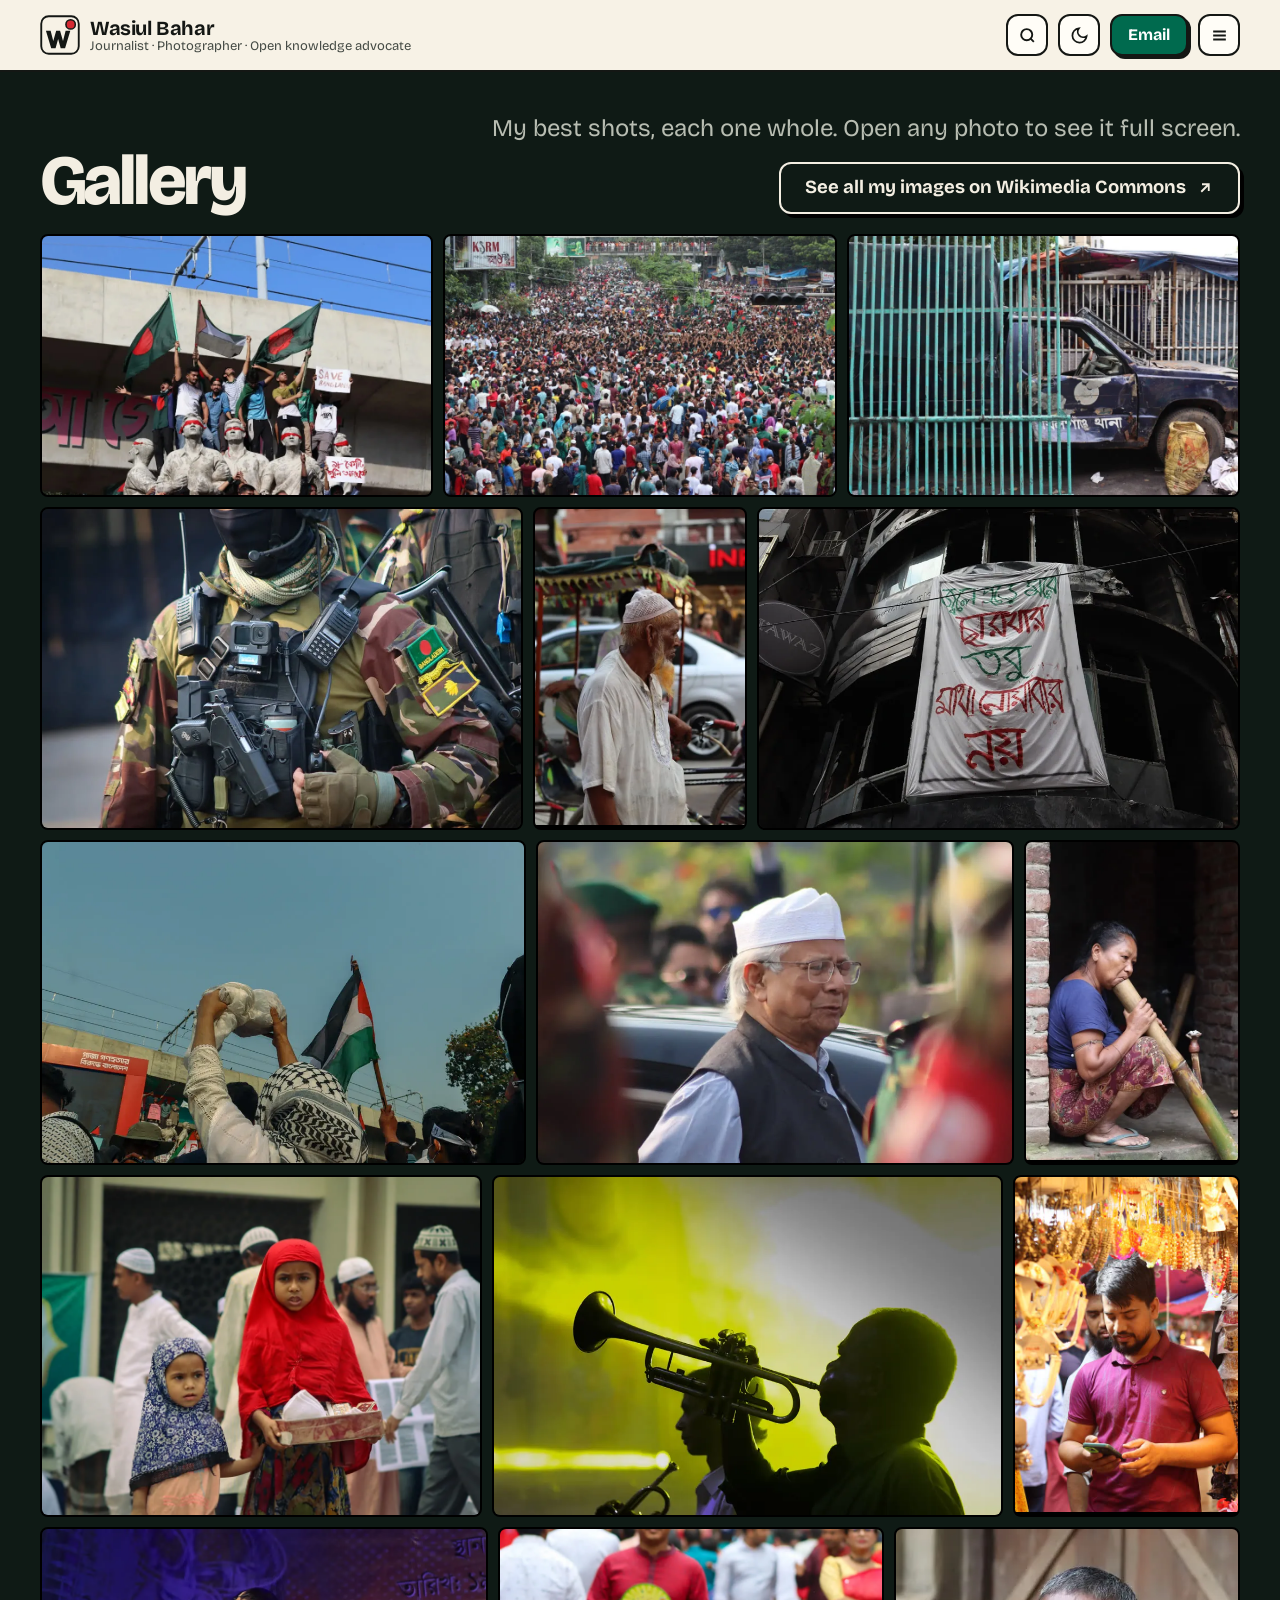
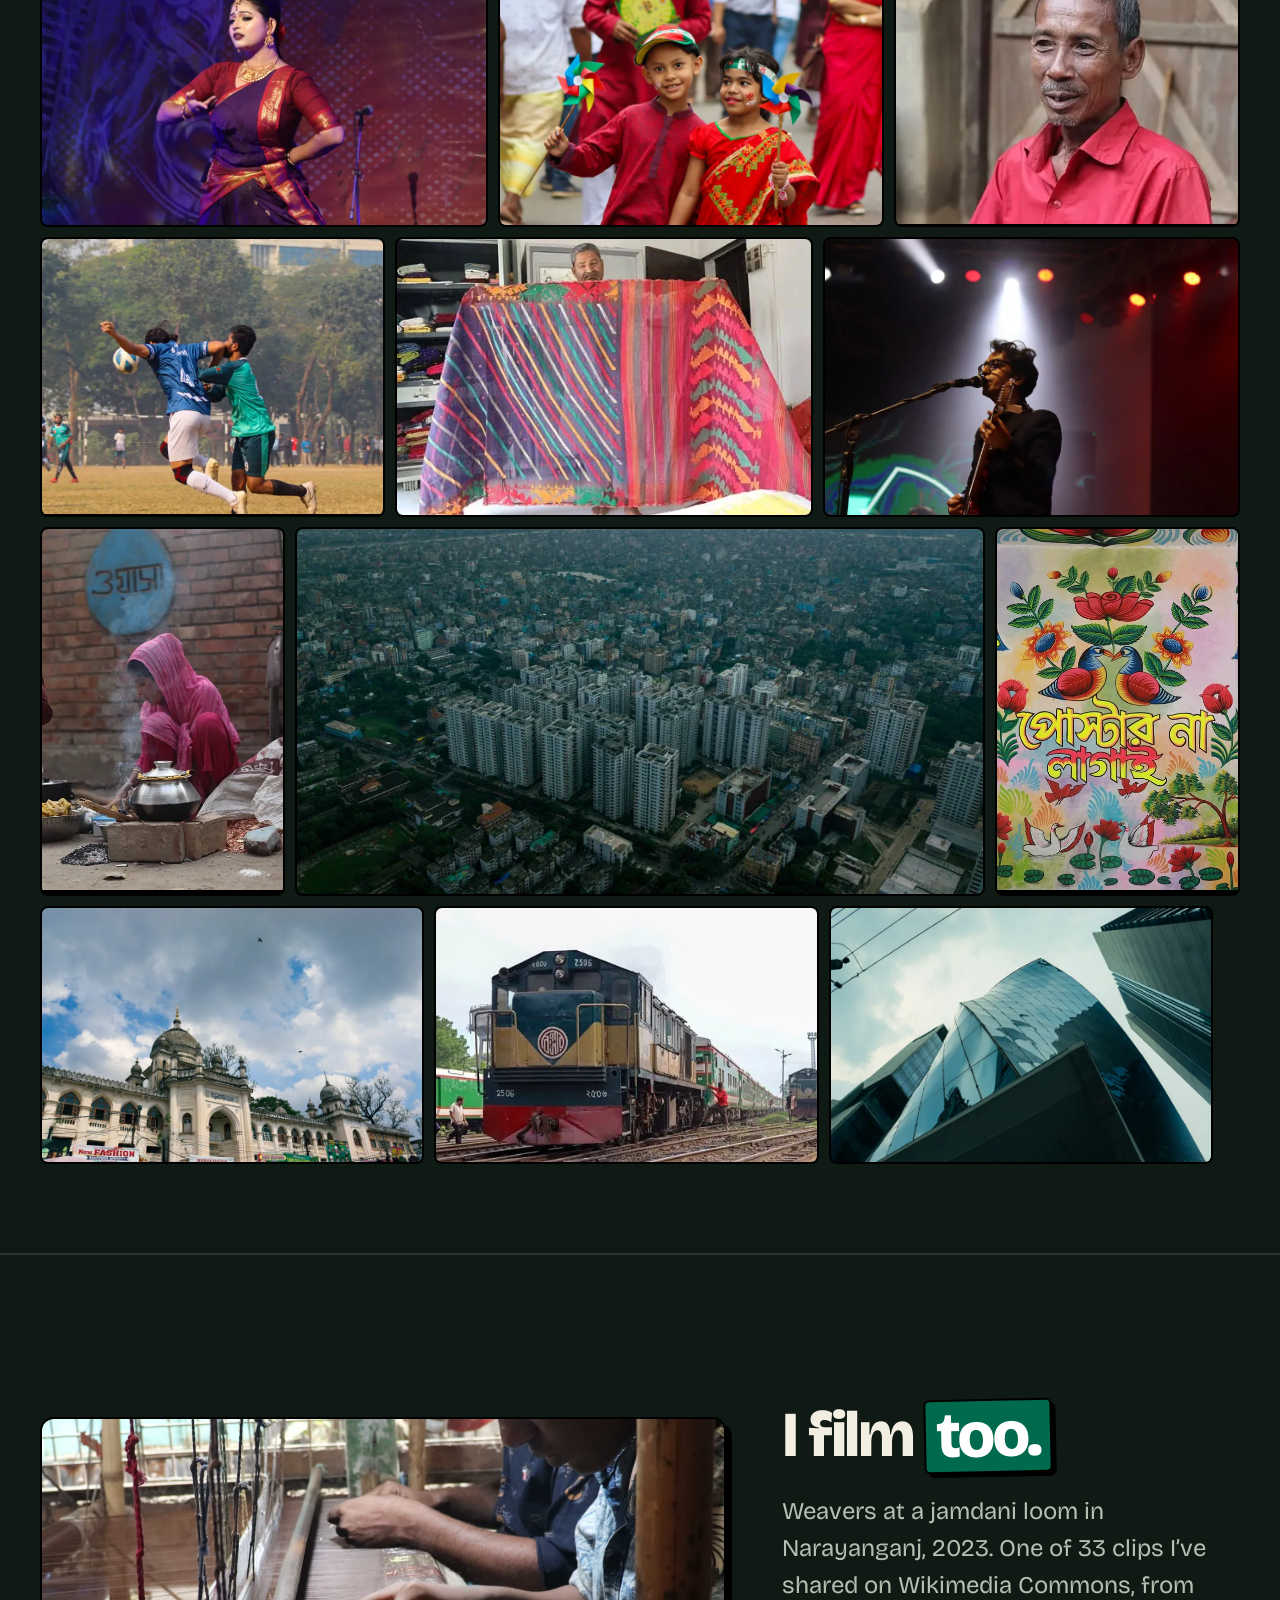
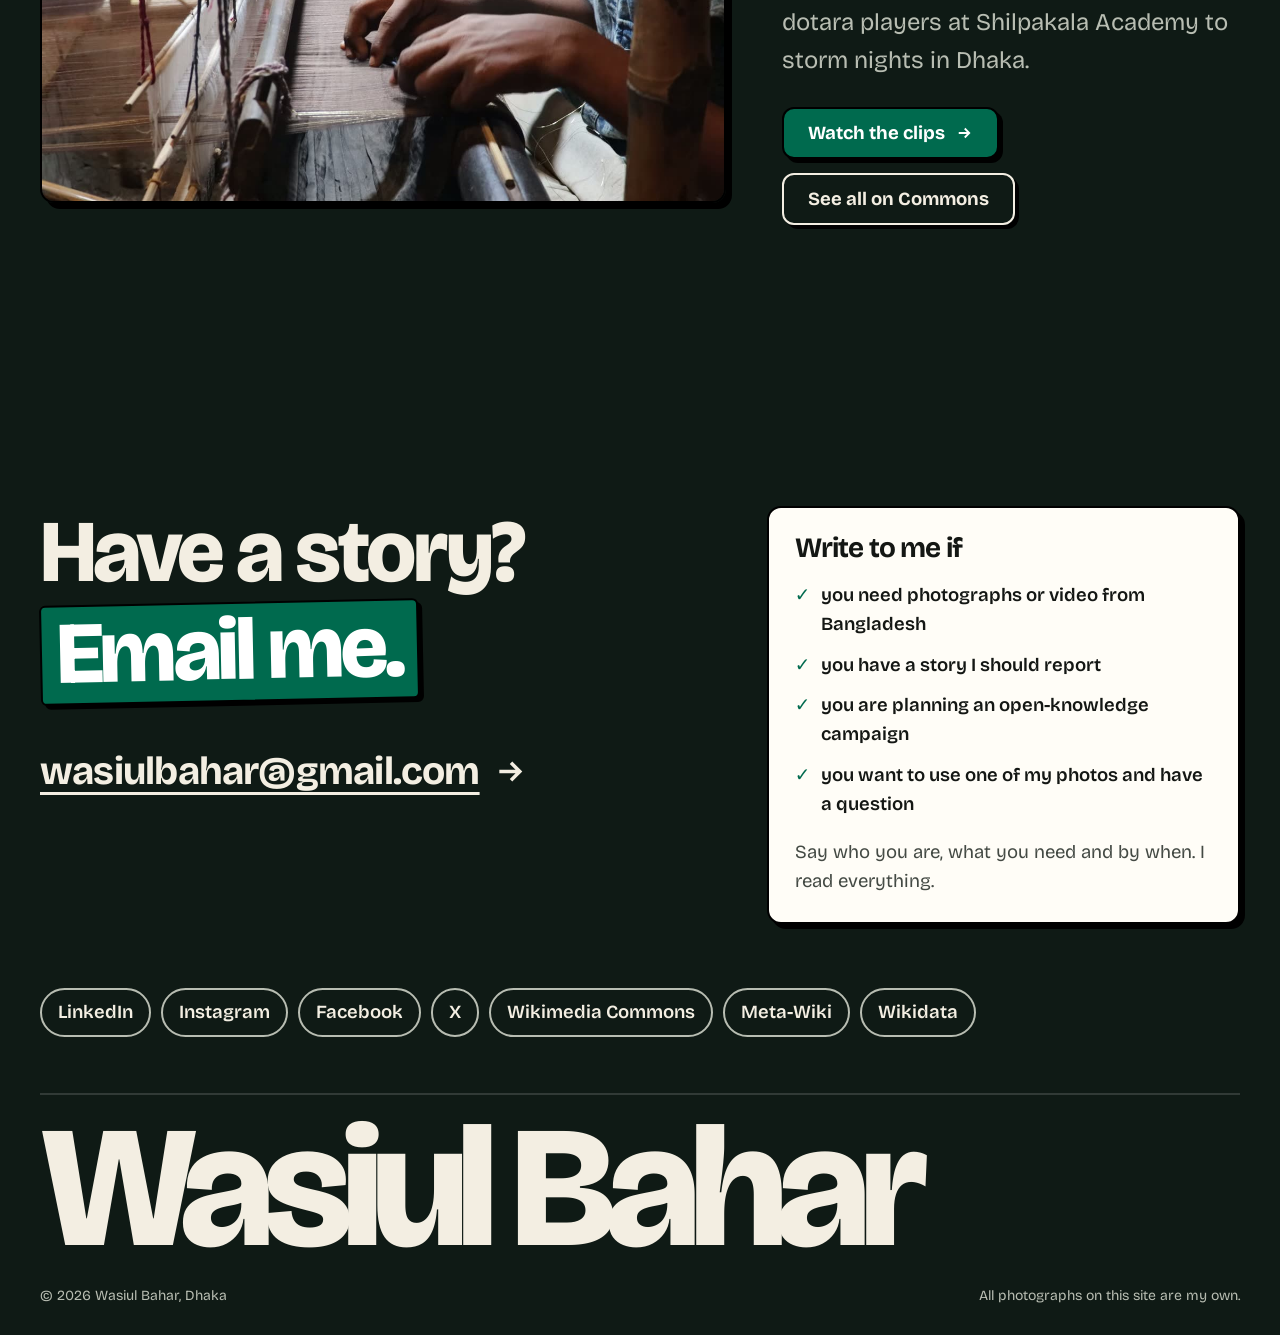
<file: photography.html>
<!doctype html>
<meta charset="utf-8">
<title>Moved</title>
<link rel="canonical" href="gallery.html">
<meta http-equiv="refresh" content="0; url=gallery.html">
<script>location.replace("gallery.html")</script>
<p>This page has moved: <a href="gallery.html">gallery.html</a></p>
</file>
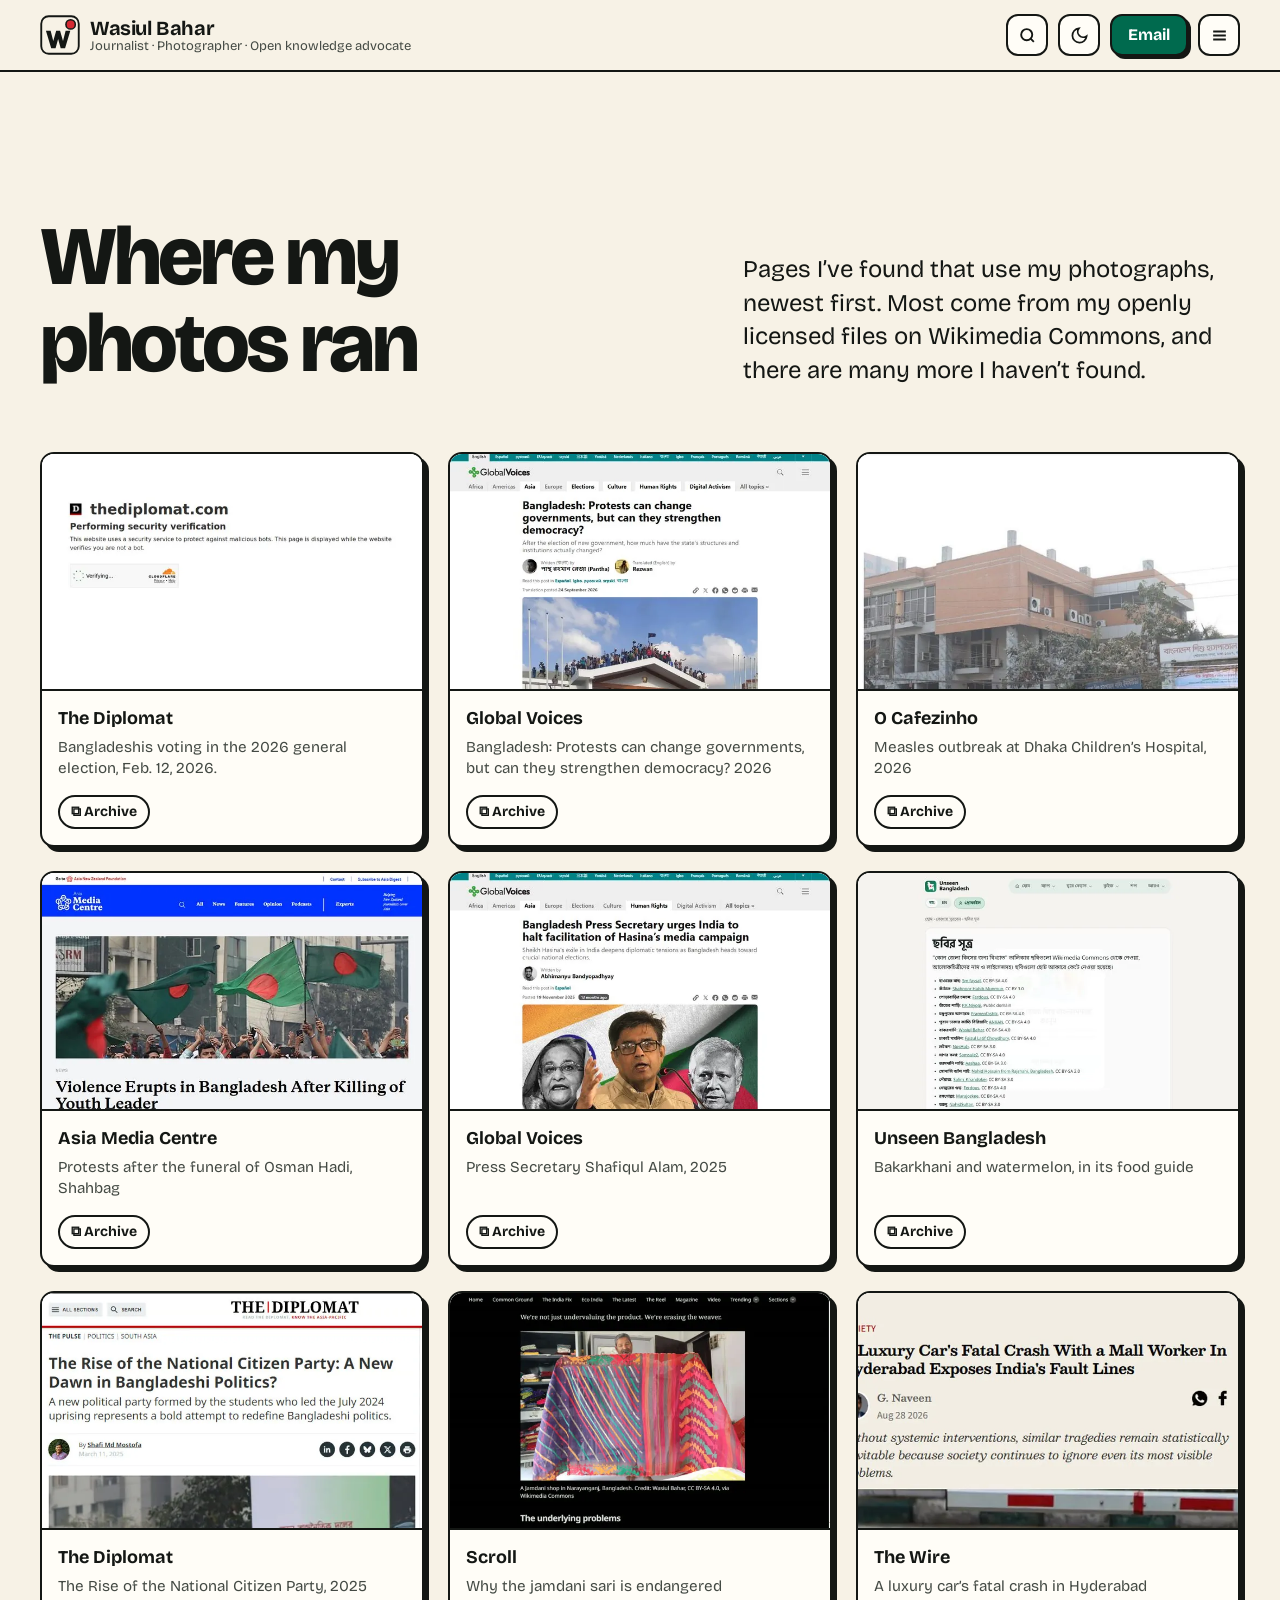
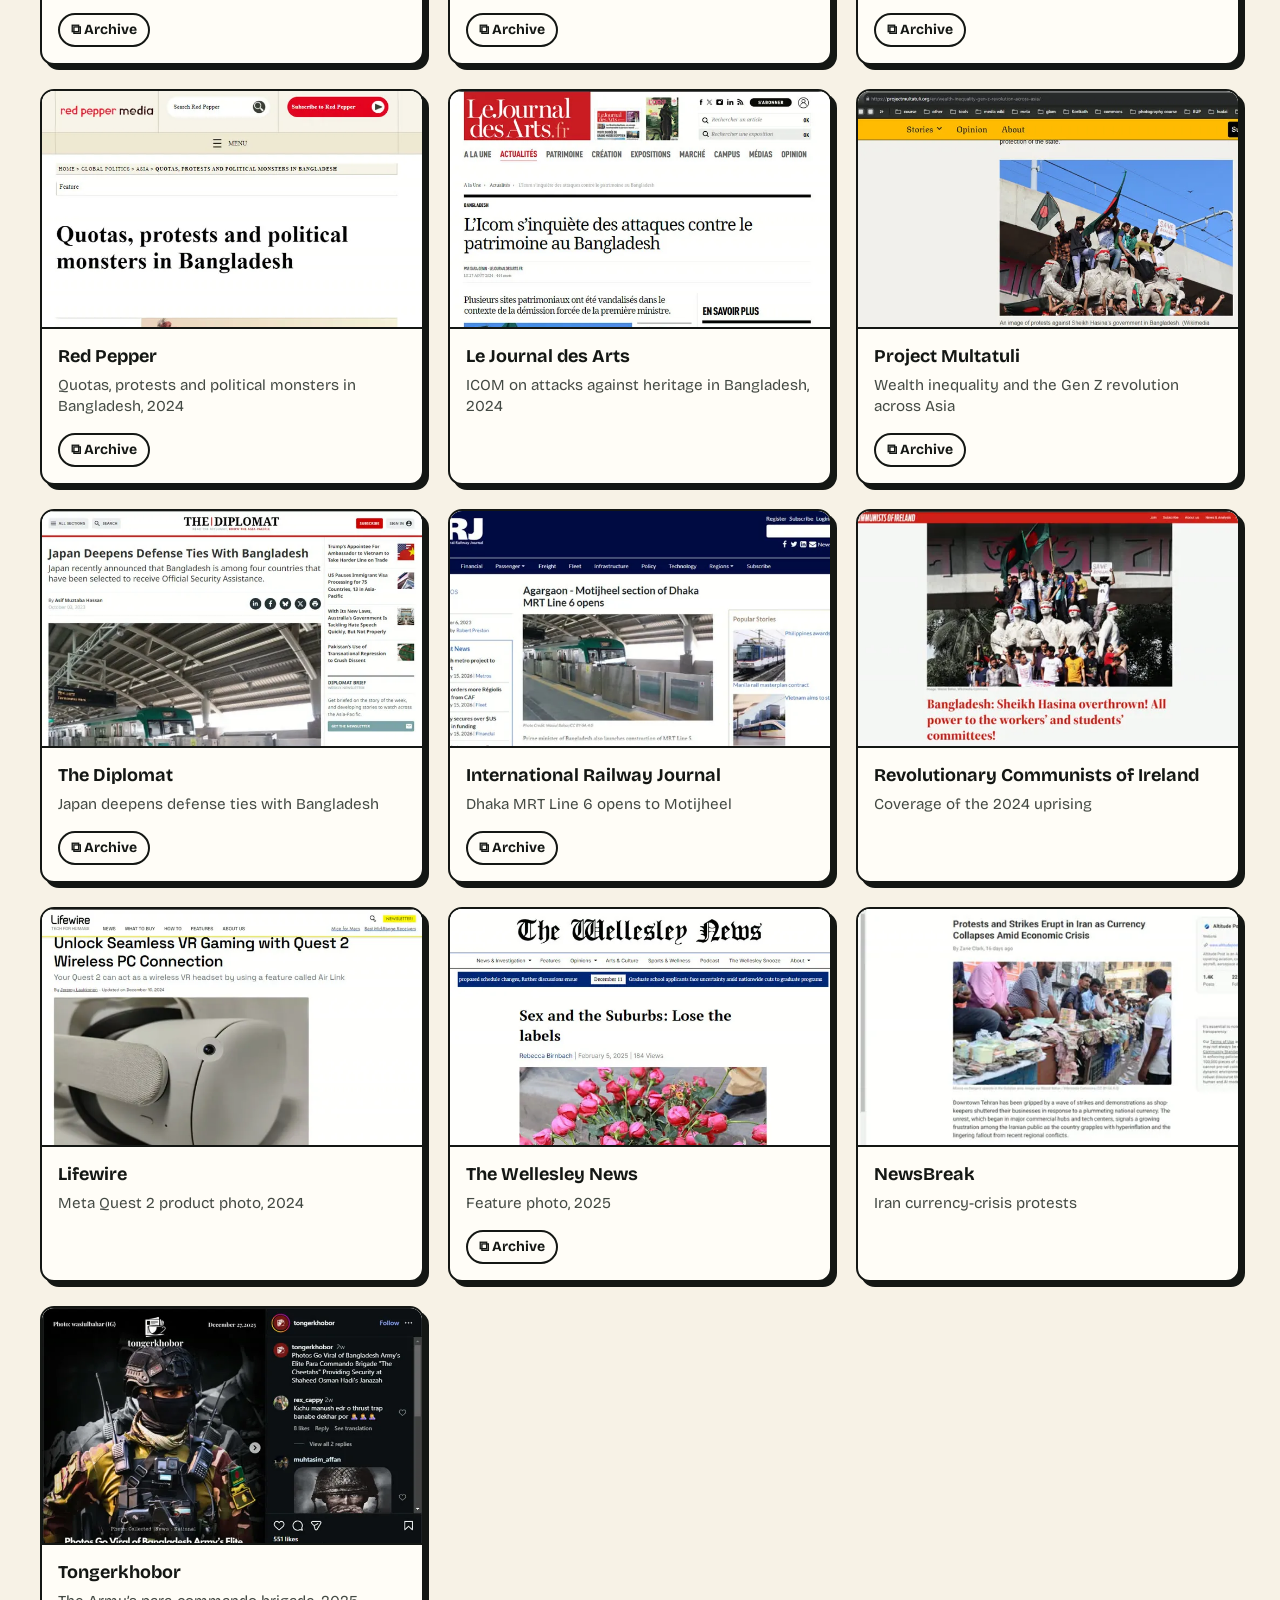
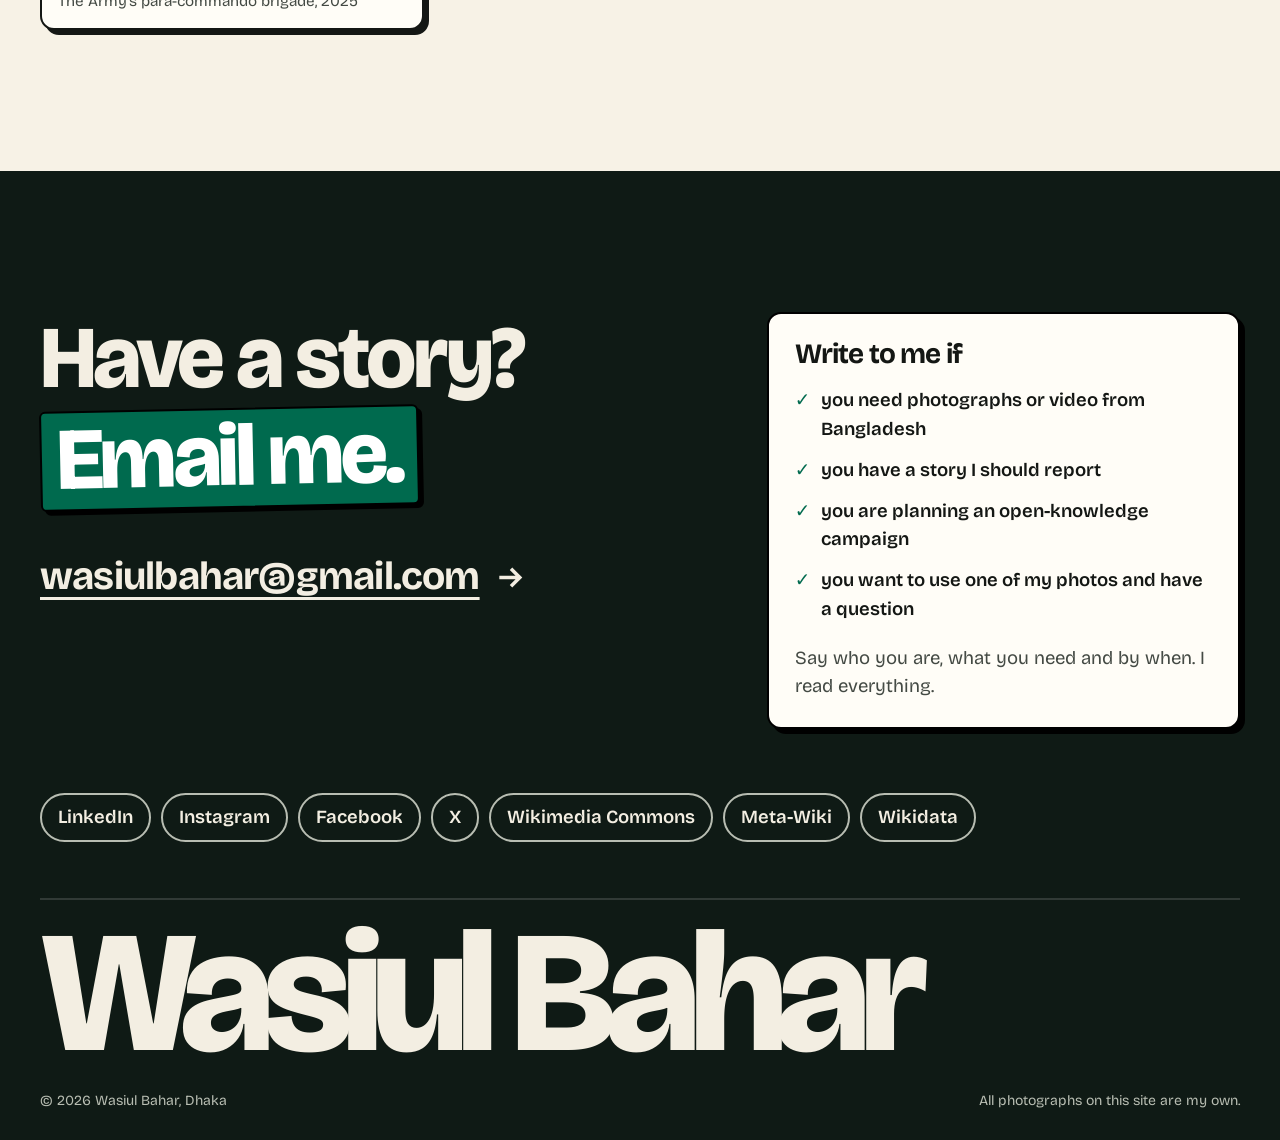
<file: press.html>
<!doctype html>
<html lang="en">
<head>
<meta charset="utf-8">
<meta name="viewport" content="width=device-width, initial-scale=1">
<title>Where Wasiul Bahar’s photographs ran</title>
<link rel="canonical" href="https://wasiulbahar.com/press.html">
<meta property="og:url" content="https://wasiulbahar.com/press.html">
<meta property="og:type" content="website">
<meta name="description" content="Newsrooms and magazines around the world that have published photographs by Wasiul Bahar.">
<meta property="og:title" content="Where Wasiul Bahar’s photographs ran">
<meta property="og:description" content="Newsrooms and magazines around the world that have published photographs by Wasiul Bahar.">
<meta property="og:image" content="https://wasiulbahar.com/img/hero.jpg">
<link rel="icon" href="favicon.svg" type="image/svg+xml">
<link rel="icon" href="favicon.png" sizes="64x64">
<link rel="apple-touch-icon" href="apple-touch-icon.png">
<link rel="preconnect" href="https://fonts.googleapis.com">
<link rel="preconnect" href="https://fonts.gstatic.com" crossorigin>
<link href="https://fonts.googleapis.com/css2?family=Bricolage+Grotesque:opsz,wght@12..96,400..800&display=swap" rel="stylesheet">
<link rel="stylesheet" href="css/style.css?v=fa270683">
<script src="js/ph.js?v=ad9a014b"></script>
<script>document.documentElement.classList.add("js");try{var t=localStorage.getItem("theme");if(t)document.documentElement.setAttribute("data-theme",t)}catch(e){}</script>
</head>
<body class="">
<a class="skip" href="#main">Skip to content</a>
<header class="nav">
  <div class="wrap nav-in">
    <a class="brand" href="./"><img src="favicon.svg" alt="" width="40" height="40"><span class="brand-t"><b>Wasiul Bahar</b><span>Journalist · Photographer · Open knowledge advocate</span></span></a>
    <nav class="nav-links" aria-label="Main"><a href="./#jobs">Work</a><a href="writing.html">Writing</a><a href="journey.html">Journey</a><a href="press.html" aria-current="page">Press</a><a href="gallery.html">Gallery</a><a href="darkroom.html">Darkroom</a><a href="tools.html">Tools</a><a href="cv.html">CV</a></nav>
    <div class="nav-end">
      <button class="icon-btn search-btn" type="button" aria-label="Search the site (Ctrl+K)" aria-keyshortcuts="Control+K"><svg viewBox="0 0 24 24" fill="none" stroke="currentColor" stroke-width="2.4"><circle cx="11" cy="11" r="7"/><path d="M20 20l-4-4"/></svg></button>
      <button class="icon-btn theme-btn" aria-label="Switch light or dark"><svg viewBox="0 0 24 24" fill="none" stroke="currentColor" stroke-width="2.2"><path d="M21 12.8A9 9 0 1 1 11.2 3a7 7 0 0 0 9.8 9.8z"/></svg></button>
      <a class="btn small" href="mailto:wasiulbahar@gmail.com">Email</a>
      <button class="icon-btn menu-btn" aria-label="Menu" aria-expanded="false"><svg viewBox="0 0 24 24" fill="none" stroke="currentColor" stroke-width="2.4"><path d="M4 7h16M4 12h16M4 17h16"/></svg></button>
    </div>
  </div>
</header>
<main id="main">
<section class="band paper sub-page" aria-labelledby="p-h">
  <div class="wrap">
    <div class="head">
      <h1 id="p-h" class="big">Where my photos ran</h1>
      <p>Pages I’ve found that use my photographs, newest first. Most come from my openly licensed files on Wikimedia Commons, and there are many more I haven’t found.</p>
    </div>
    <div class="press-cards wide">
        <article class="card press-card reveal">
          <a class="press-main" href="https://thediplomat.com/2026/02/west-bengals-election-is-turning-bangladeshs-voting-pattern-into-a-security-scare/">
            <img src="img/press/thediplomat-com-2026-02-west-bengals-election-is-t.webp" alt="The The Diplomat page that used my photograph" loading="lazy" width="700" height="830">
            <div><b>The Diplomat</b><span>Bangladeshis voting in the 2026 general election, Feb. 12, 2026.</span></div>
          </a><a class="arch" href="https://web.archive.org/web/20260223203725/https://thediplomat.com/2026/02/west-bengals-election-is-turning-bangladeshs-voting-pattern-into-a-security-scare/" target="_blank" rel="noopener" aria-label="Archived copy of this page">⧉ Archive</a>
        </article>
        <article class="card press-card reveal">
          <a class="press-main" href="https://globalvoices.org/2026/09/24/bangladesh-protests-can-change-governments-but-can-they-strengthen-democracy/">
            <img src="img/press/globalvoices-2026.webp" alt="The Global Voices page that used my photograph" loading="lazy" width="700" height="421">
            <div><b>Global Voices</b><span>Bangladesh: Protests can change governments, but can they strengthen democracy? 2026</span></div>
          </a><a class="arch" href="https://web.archive.org/web/20261022193100/https://globalvoices.org/2026/09/24/bangladesh-protests-can-change-governments-but-can-they-strengthen-democracy/" target="_blank" rel="noopener" aria-label="Archived copy of this page">⧉ Archive</a>
        </article>
        <article class="card press-card reveal">
          <a class="press-main" href="https://www.ocafezinho.com/2026-10-18/surto-mortal-de-sarampo-em-bangladesh-expoe-lacunas-de-vacin">
            <img src="img/press/ocafezinho.webp" alt="The O Cafezinho page that used my photograph" loading="lazy" width="700" height="436">
            <div><b>O Cafezinho</b><span>Measles outbreak at Dhaka Children’s Hospital, 2026</span></div>
          </a><a class="arch" href="https://web.archive.org/web/20261021134852/https://www.ocafezinho.com/2026-10-18/surto-mortal-de-sarampo-em-bangladesh-expoe-lacunas-de-vacin/" target="_blank" rel="noopener" aria-label="Archived copy of this page">⧉ Archive</a>
        </article>
        <article class="card press-card reveal">
          <a class="press-main" href="https://www.asiamediacentre.org.nz/violence-erupts-in-bangladesh-after-killing-of-youth-protest-leader">
            <img src="img/press/asiamediacentre.webp" alt="The Asia Media Centre page that used my photograph" loading="lazy" width="700" height="492">
            <div><b>Asia Media Centre</b><span>Protests after the funeral of Osman Hadi, Shahbag</span></div>
          </a><a class="arch" href="https://web.archive.org/web/20260510205139/https://www.asiamediacentre.org.nz/violence-erupts-in-bangladesh-after-killing-of-youth-protest-leader" target="_blank" rel="noopener" aria-label="Archived copy of this page">⧉ Archive</a>
        </article>
        <article class="card press-card reveal">
          <a class="press-main" href="https://globalvoices.org/2025/11/19/bangladesh-press-secretary-urges-india-to-halt-facilitation-of-hasinas-media-campaign/">
            <img src="img/press/globalvoices-2025.webp" alt="The Global Voices page that used my photograph" loading="lazy" width="700" height="421">
            <div><b>Global Voices</b><span>Press Secretary Shafiqul Alam, 2025</span></div>
          </a><a class="arch" href="https://web.archive.org/web/20260607054743/https://globalvoices.org/2025/11/19/bangladesh-press-secretary-urges-india-to-halt-facilitation-of-hasinas-media-campaign/" target="_blank" rel="noopener" aria-label="Archived copy of this page">⧉ Archive</a>
        </article>
        <article class="card press-card reveal">
          <a class="press-main" href="https://unseenbangladesh.com/guide/photo-credits">
            <img src="img/press/unseenbangladesh.webp" alt="The Unseen Bangladesh page that used my photograph" loading="lazy" width="700" height="492">
            <div><b>Unseen Bangladesh</b><span>Bakarkhani and watermelon, in its food guide</span></div>
          </a><a class="arch" href="https://web.archive.org/web/20261015211634/https://unseenbangladesh.com/guide/photo-credits" target="_blank" rel="noopener" aria-label="Archived copy of this page">⧉ Archive</a>
        </article>
        <article class="card press-card reveal">
          <a class="press-main" href="https://thediplomat.com/2025/03/the-rise-of-the-national-citizen-party-a-new-dawn-in-bangladeshi-politics/">
            <img src="img/press/p9.webp" alt="The The Diplomat page that used my photograph" loading="lazy" width="700" height="830">
            <div><b>The Diplomat</b><span>The Rise of the National Citizen Party, 2025</span></div>
          </a><a class="arch" href="https://web.archive.org/web/20260830094348/https://thediplomat.com/2025/03/the-rise-of-the-national-citizen-party-a-new-dawn-in-bangladeshi-politics/" target="_blank" rel="noopener" aria-label="Archived copy of this page">⧉ Archive</a>
        </article>
        <article class="card press-card reveal">
          <a class="press-main" href="https://scroll.in/article/1083778/why-the-intricate-art-of-weaving-the-jamdani-sari-is-endangered-in-bangladesh">
            <img src="img/press/p5.webp" alt="The Scroll page that used my photograph" loading="lazy" width="700" height="464">
            <div><b>Scroll</b><span>Why the jamdani sari is endangered</span></div>
          </a><a class="arch" href="https://web.archive.org/web/20250715203751/https://scroll.in/article/1083778/why-the-intricate-art-of-weaving-the-jamdani-sari-is-endangered-in-bangladesh" target="_blank" rel="noopener" aria-label="Archived copy of this page">⧉ Archive</a>
        </article>
        <article class="card press-card reveal">
          <a class="press-main" href="https://m.thewire.in/article/society/a-luxury-cars-fatal-crash-with-a-mall-worker-in-hyderabad-exposes-indias-fault-lines/amp">
            <img src="img/press/thewire.webp" alt="The The Wire page that used my photograph" loading="lazy" width="700" height="592">
            <div><b>The Wire</b><span>A luxury car’s fatal crash in Hyderabad</span></div>
          </a><a class="arch" href="https://web.archive.org/web/20261106152217/https://m.thewire.in/article/society/a-luxury-cars-fatal-crash-with-a-mall-worker-in-hyderabad-exposes-indias-fault-lines/amp" target="_blank" rel="noopener" aria-label="Archived copy of this page">⧉ Archive</a>
        </article>
        <article class="card press-card reveal">
          <a class="press-main" href="https://www.redpepper.org.uk/global-politics/asia/quotas-protests-and-political-monsters-in-bangladesh/">
            <img src="img/press/p13.webp" alt="The Red Pepper page that used my photograph" loading="lazy" width="700" height="690">
            <div><b>Red Pepper</b><span>Quotas, protests and political monsters in Bangladesh, 2024</span></div>
          </a><a class="arch" href="https://web.archive.org/web/20260516142154/https://www.redpepper.org.uk/global-politics/asia/quotas-protests-and-political-monsters-in-bangladesh/" target="_blank" rel="noopener" aria-label="Archived copy of this page">⧉ Archive</a>
        </article>
        <article class="card press-card reveal">
          <a class="press-main" href="https://www.lejournaldesarts.fr/">
            <img src="img/press/p8.webp" alt="The Le Journal des Arts page that used my photograph" loading="lazy" width="700" height="668">
            <div><b>Le Journal des Arts</b><span>ICOM on attacks against heritage in Bangladesh, 2024</span></div>
          </a>
        </article>
        <article class="card press-card reveal">
          <a class="press-main" href="https://projectmultatuli.org/en/wealth-inequality-gen-z-revolution-across-asia/">
            <img src="img/press/p12.webp" alt="The Project Multatuli page that used my photograph" loading="lazy" width="700" height="438">
            <div><b>Project Multatuli</b><span>Wealth inequality and the Gen Z revolution across Asia</span></div>
          </a><a class="arch" href="https://web.archive.org/web/20260515054413/https://projectmultatuli.org/en/wealth-inequality-gen-z-revolution-across-asia/" target="_blank" rel="noopener" aria-label="Archived copy of this page">⧉ Archive</a>
        </article>
        <article class="card press-card reveal">
          <a class="press-main" href="https://thediplomat.com/2023/10/japan-deepens-defense-ties-with-bangladesh/">
            <img src="img/press/p2.webp" alt="The The Diplomat page that used my photograph" loading="lazy" width="700" height="590">
            <div><b>The Diplomat</b><span>Japan deepens defense ties with Bangladesh</span></div>
          </a><a class="arch" href="https://web.archive.org/web/20250430025955/https://thediplomat.com/2023/10/japan-deepens-defense-ties-with-bangladesh/" target="_blank" rel="noopener" aria-label="Archived copy of this page">⧉ Archive</a>
        </article>
        <article class="card press-card reveal">
          <a class="press-main" href="https://www.railjournal.com/passenger/metros/agargaon-motijheel-section-of-dhaka-mrt-line-6-opens/">
            <img src="img/press/p1.webp" alt="The International Railway Journal page that used my photograph" loading="lazy" width="700" height="386">
            <div><b>International Railway Journal</b><span>Dhaka MRT Line 6 opens to Motijheel</span></div>
          </a><a class="arch" href="https://web.archive.org/web/20251207064010/https://www.railjournal.com/passenger/metros/agargaon-motijheel-section-of-dhaka-mrt-line-6-opens/" target="_blank" rel="noopener" aria-label="Archived copy of this page">⧉ Archive</a>
        </article>
        <article class="card press-card reveal">
          <a class="press-main" href="https://www.communist.ie/">
            <img src="img/press/p4.webp" alt="The Revolutionary Communists of Ireland page that used my photograph" loading="lazy" width="700" height="344">
            <div><b>Revolutionary Communists of Ireland</b><span>Coverage of the 2024 uprising</span></div>
          </a>
        </article>
        <article class="card press-card reveal">
          <a class="press-main" href="https://www.lifewire.com/">
            <img src="img/press/p10.webp" alt="The Lifewire page that used my photograph" loading="lazy" width="700" height="546">
            <div><b>Lifewire</b><span>Meta Quest 2 product photo, 2024</span></div>
          </a>
        </article>
        <article class="card press-card reveal">
          <a class="press-main" href="https://thewellesleynews.com/20602/opinions/sex-and-the-suburbs-lose-the-labels/">
            <img src="img/press/p7.webp" alt="The The Wellesley News page that used my photograph" loading="lazy" width="700" height="644">
            <div><b>The Wellesley News</b><span>Feature photo, 2025</span></div>
          </a><a class="arch" href="https://web.archive.org/web/20250916130632/https://thewellesleynews.com/20602/opinions/sex-and-the-suburbs-lose-the-labels/" target="_blank" rel="noopener" aria-label="Archived copy of this page">⧉ Archive</a>
        </article>
        <article class="card press-card reveal">
          <a class="press-main" href="https://www.newsbreak.com/">
            <img src="img/press/p11.webp" alt="The NewsBreak page that used my photograph" loading="lazy" width="700" height="310">
            <div><b>NewsBreak</b><span>Iran currency-crisis protests</span></div>
          </a>
        </article>
        <article class="card press-card reveal">
          <a class="press-main" href="https://www.instagram.com/tongerkhobor/">
            <img src="img/press/p6.webp" alt="The Tongerkhobor page that used my photograph" loading="lazy" width="700" height="518">
            <div><b>Tongerkhobor</b><span>The Army’s para-commando brigade, 2025</span></div>
          </a>
        </article>
    </div>
  </div>
</section>
</main>
<section class="band dark contact" id="contact" aria-labelledby="contact-h">
  <div class="wrap contact-grid">
    <div>
      <h2 id="contact-h" class="big reveal">Have a story? <span class="mark">Email me.</span></h2>
      <a class="mail reveal" href="mailto:wasiulbahar@gmail.com">wasiulbahar@gmail.com <svg viewBox="0 0 24 24" fill="none" stroke="currentColor" stroke-width="2.4" aria-hidden="true"><path d="M5 12h14M13 6l6 6-6 6"/></svg></a>
    </div>
    <div class="card write-if reveal">
      <h3>Write to me if</h3>
      <ul>
        <li>you need photographs or video from Bangladesh</li>
        <li>you have a story I should report</li>
        <li>you are planning an open-knowledge campaign</li>
        <li>you want to use one of my photos and have a question</li>
      </ul>
      <p>Say who you are, what you need and by when. I read everything.</p>
    </div>
  </div>
  <div class="wrap socials reveal"><a href="https://www.linkedin.com/in/wasiul-bahar/">LinkedIn</a><a href="https://www.instagram.com/wasiulbahar/">Instagram</a><a href="https://www.facebook.com/wasiul.bahar">Facebook</a><a href="https://twitter.com/WasiulBahar">X</a><a href="https://commons.wikimedia.org/wiki/Category:Wasiul_Bahar">Wikimedia Commons</a><a href="https://meta.wikimedia.org/wiki/User:Wasiul_Bahar">Meta-Wiki</a><a href="https://www.wikidata.org/wiki/Q125621683">Wikidata</a></div>
</section>
<footer class="site">
  <div class="wrap">
    <p class="foot-name" aria-hidden="true">Wasiul Bahar</p>
    <div class="foot-row"><span>© <span data-year>2026</span> Wasiul Bahar, Dhaka</span><span>All photographs on this site are my own.</span></div>
  </div>
</footer>
<div class="search" id="search" role="dialog" aria-modal="true" aria-label="Search the site" hidden>
  <div class="search-box card">
    <input type="search" id="search-q" placeholder="Search stories, press, CV, photos…" autocomplete="off" aria-label="Search" aria-controls="search-r">
    <ol id="search-r" class="search-r" role="listbox" aria-label="Results"></ol>
    <p class="search-hint">↑ ↓ to move · Enter to open · Esc to close</p>
  </div>
</div>
<button class="to-top" id="to-top" type="button" aria-label="Back to top" hidden><svg viewBox="0 0 24 24" fill="none" stroke="currentColor" stroke-width="2.4" aria-hidden="true"><path d="M5 12h14M13 6l6 6-6 6"/></svg></button>
<script src="js/main.js?v=c0019a86"></script>
</body>
</html>
</file>
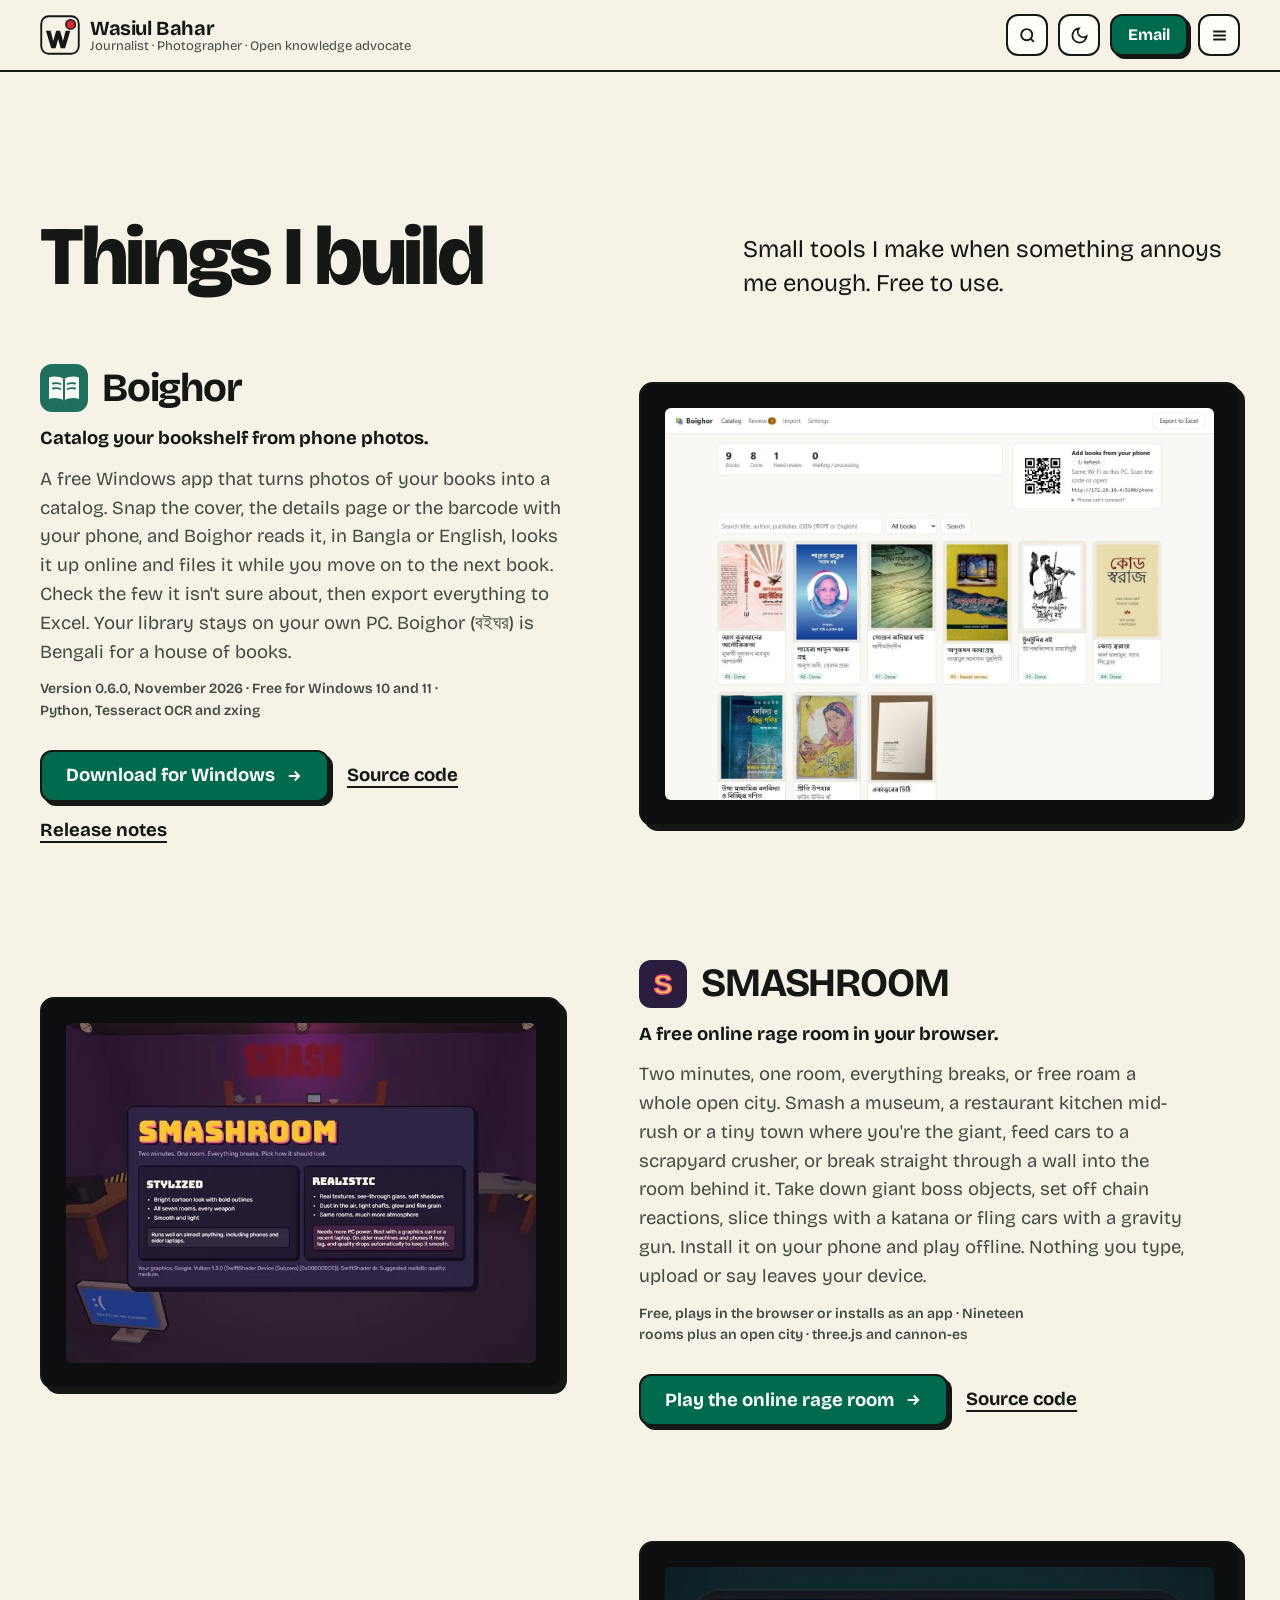
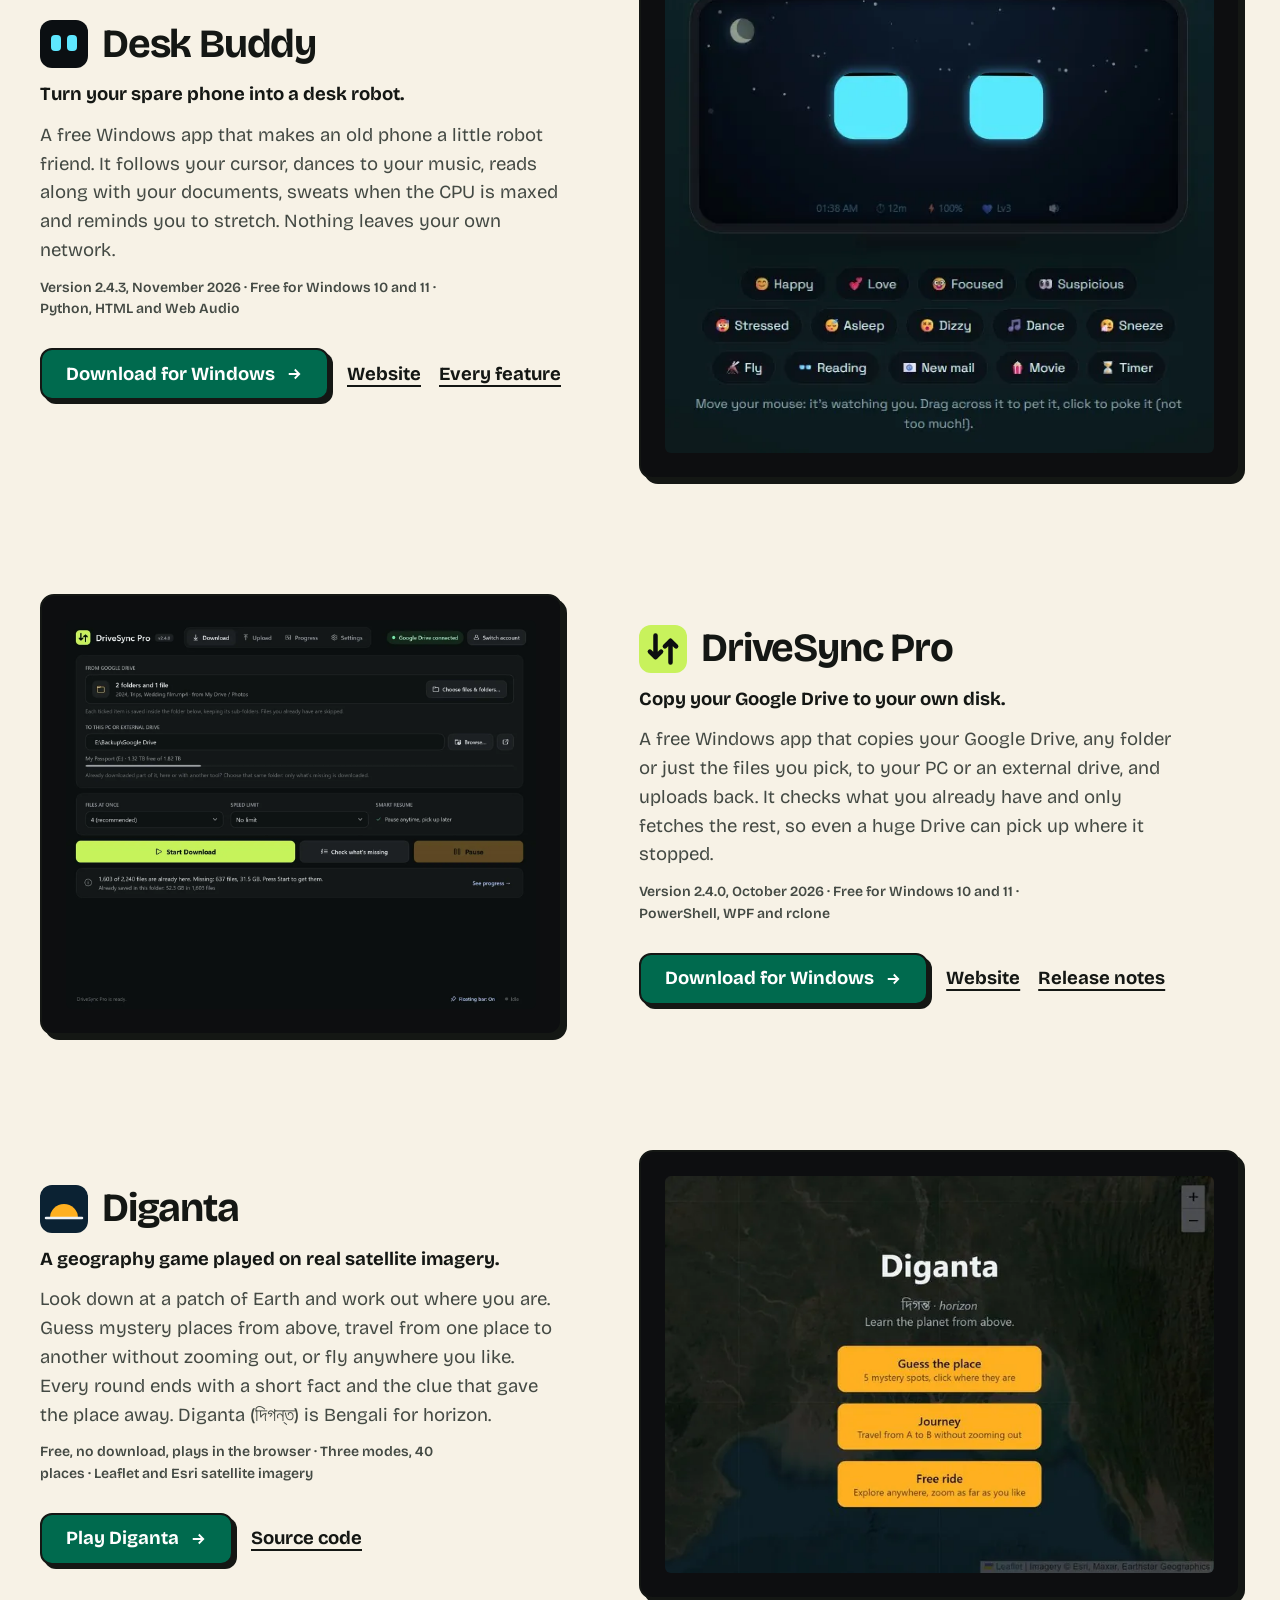
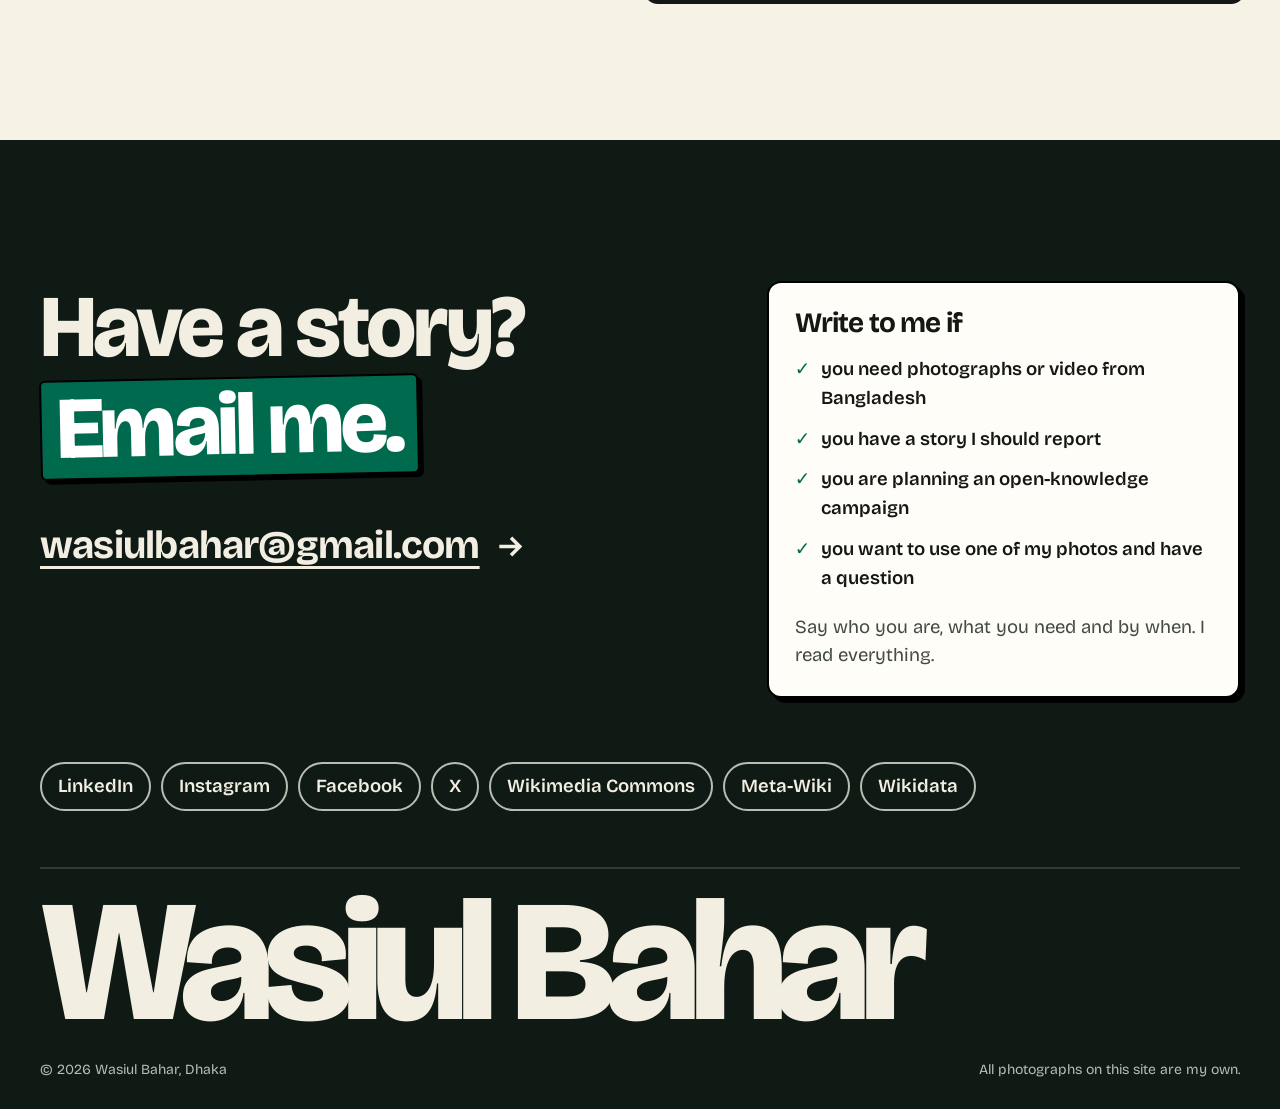
<file: tools.html>
<!doctype html>
<html lang="en">
<head>
<meta charset="utf-8">
<meta name="viewport" content="width=device-width, initial-scale=1">
<title>Tools by Wasiul Bahar</title>
<link rel="canonical" href="https://wasiulbahar.com/tools.html">
<meta property="og:url" content="https://wasiulbahar.com/tools.html">
<meta property="og:type" content="website">
<meta name="description" content="Free tools Wasiul Bahar builds: Desk Buddy, DriveSync Pro and more.">
<meta property="og:title" content="Tools by Wasiul Bahar">
<meta property="og:description" content="Free tools Wasiul Bahar builds: Desk Buddy, DriveSync Pro and more.">
<meta property="og:image" content="https://wasiulbahar.com/img/hero.jpg">
<link rel="icon" href="favicon.svg" type="image/svg+xml">
<link rel="icon" href="favicon.png" sizes="64x64">
<link rel="apple-touch-icon" href="apple-touch-icon.png">
<link rel="preconnect" href="https://fonts.googleapis.com">
<link rel="preconnect" href="https://fonts.gstatic.com" crossorigin>
<link href="https://fonts.googleapis.com/css2?family=Bricolage+Grotesque:opsz,wght@12..96,400..800&display=swap" rel="stylesheet">
<link rel="stylesheet" href="css/style.css?v=fa270683">
<script src="js/ph.js?v=ad9a014b"></script>
<script>document.documentElement.classList.add("js");try{var t=localStorage.getItem("theme");if(t)document.documentElement.setAttribute("data-theme",t)}catch(e){}</script>
</head>
<body class="">
<a class="skip" href="#main">Skip to content</a>
<header class="nav">
  <div class="wrap nav-in">
    <a class="brand" href="./"><img src="favicon.svg" alt="" width="40" height="40"><span class="brand-t"><b>Wasiul Bahar</b><span>Journalist · Photographer · Open knowledge advocate</span></span></a>
    <nav class="nav-links" aria-label="Main"><a href="./#jobs">Work</a><a href="writing.html">Writing</a><a href="journey.html">Journey</a><a href="press.html">Press</a><a href="gallery.html">Gallery</a><a href="darkroom.html">Darkroom</a><a href="tools.html" aria-current="page">Tools</a><a href="cv.html">CV</a></nav>
    <div class="nav-end">
      <button class="icon-btn search-btn" type="button" aria-label="Search the site (Ctrl+K)" aria-keyshortcuts="Control+K"><svg viewBox="0 0 24 24" fill="none" stroke="currentColor" stroke-width="2.4"><circle cx="11" cy="11" r="7"/><path d="M20 20l-4-4"/></svg></button>
      <button class="icon-btn theme-btn" aria-label="Switch light or dark"><svg viewBox="0 0 24 24" fill="none" stroke="currentColor" stroke-width="2.2"><path d="M21 12.8A9 9 0 1 1 11.2 3a7 7 0 0 0 9.8 9.8z"/></svg></button>
      <a class="btn small" href="mailto:wasiulbahar@gmail.com">Email</a>
      <button class="icon-btn menu-btn" aria-label="Menu" aria-expanded="false"><svg viewBox="0 0 24 24" fill="none" stroke="currentColor" stroke-width="2.4"><path d="M4 7h16M4 12h16M4 17h16"/></svg></button>
    </div>
  </div>
</header>
<main id="main">
<section class="band paper sub-page" aria-labelledby="p-h">
  <div class="wrap">
    <div class="head">
      <h1 id="p-h" class="big">Things I build</h1>
      <p>Small tools I make when something annoys me enough. Free to use.</p>
    </div>
    <div class="tools">
      <article class="tool" id="boighor">
        <div class="tool-text">
          <div class="tool-name"><img src="img/tools/boighor-logo.svg" alt="" width="48" height="48"><h2>Boighor</h2></div>
          <p class="tool-line">Catalog your bookshelf from phone photos.</p>
          <p>A free Windows app that turns photos of your books into a catalog. Snap the cover, the details page or the barcode with your phone, and Boighor reads it, in Bangla or English, looks it up online and files it while you move on to the next book. Check the few it isn&#x27;t sure about, then export everything to Excel. Your library stays on your own PC. Boighor (বইঘর) is Bengali for a house of books.</p>
          <p class="facts">Version 0.6.0, November 2026 · Free for Windows 10 and 11 · Python, Tesseract OCR and zxing</p>
          <div class="cta"><a class="btn" href="https://github.com/wasiulbahar/boighor/releases/latest/download/Boighor-Setup.exe">Download for Windows <svg viewBox="0 0 24 24" fill="none" stroke="currentColor" stroke-width="2.4" aria-hidden="true"><path d="M5 12h14M13 6l6 6-6 6"/></svg></a><a class="text-link" href="https://github.com/wasiulbahar/boighor">Source code</a><a class="text-link" href="https://github.com/wasiulbahar/boighor/releases">Release notes</a></div>
        </div>
        <figure class="card tool-pic"><img src="img/tools/boighor.webp" alt="Boighor&#x27;s catalog of Bangla books, with covers, review status and the QR code for adding books from a phone" width="1400" height="1000" loading="lazy"></figure>
      </article>
      <article class="tool" id="smashroom">
        <div class="tool-text">
          <div class="tool-name"><img src="img/tools/smashroom-logo.svg" alt="" width="48" height="48"><h2>SMASHROOM</h2></div>
          <p class="tool-line">A free online rage room in your browser.</p>
          <p>Two minutes, one room, everything breaks, or free roam a whole open city. Smash a museum, a restaurant kitchen mid-rush or a tiny town where you&#x27;re the giant, feed cars to a scrapyard crusher, or break straight through a wall into the room behind it. Take down giant boss objects, set off chain reactions, slice things with a katana or fling cars with a gravity gun. Install it on your phone and play offline. Nothing you type, upload or say leaves your device.</p>
          <p class="facts">Free, plays in the browser or installs as an app · Nineteen rooms plus an open city · three.js and cannon-es</p>
          <div class="cta"><a class="btn" href="https://wasiulbahar.com/smashroom/">Play the online rage room <svg viewBox="0 0 24 24" fill="none" stroke="currentColor" stroke-width="2.4" aria-hidden="true"><path d="M5 12h14M13 6l6 6-6 6"/></svg></a><a class="text-link" href="https://github.com/wasiulbahar/smashroom">Source code</a></div>
        </div>
        <figure class="card tool-pic"><img src="img/tools/smashroom.webp" alt="SMASHROOM start screen: pick a stylized or realistic look before smashing the room" width="700" height="506" loading="lazy"></figure>
      </article>
      <article class="tool" id="desk-buddy">
        <div class="tool-text">
          <div class="tool-name"><img src="img/tools/deskbuddy-logo.svg" alt="" width="48" height="48"><h2>Desk Buddy</h2></div>
          <p class="tool-line">Turn your spare phone into a desk robot.</p>
          <p>A free Windows app that makes an old phone a little robot friend. It follows your cursor, dances to your music, reads along with your documents, sweats when the CPU is maxed and reminds you to stretch. Nothing leaves your own network.</p>
          <p class="facts">Version 2.4.3, November 2026 · Free for Windows 10 and 11 · Python, HTML and Web Audio</p>
          <div class="cta"><a class="btn" href="https://github.com/wasiulbahar/desk-buddy/releases/latest/download/DeskBuddy.exe">Download for Windows <svg viewBox="0 0 24 24" fill="none" stroke="currentColor" stroke-width="2.4" aria-hidden="true"><path d="M5 12h14M13 6l6 6-6 6"/></svg></a><a class="text-link" href="https://wasiulbahar.com/desk-buddy/">Website</a><a class="text-link" href="https://wasiulbahar.com/desk-buddy/features.html">Every feature</a></div>
        </div>
        <figure class="card tool-pic"><img src="img/tools/deskbuddy.webp" alt="Desk Buddy’s robot face with glowing eyes, and buttons for its moods: happy, focused, asleep, dance, reading and more" width="610" height="540" loading="lazy"></figure>
      </article>
      <article class="tool" id="drivesync-pro">
        <div class="tool-text">
          <div class="tool-name"><img src="img/tools/drivesync-logo.svg" alt="" width="48" height="48"><h2>DriveSync Pro</h2></div>
          <p class="tool-line">Copy your Google Drive to your own disk.</p>
          <p>A free Windows app that copies your Google Drive, any folder or just the files you pick, to your PC or an external drive, and uploads back. It checks what you already have and only fetches the rest, so even a huge Drive can pick up where it stopped.</p>
          <p class="facts">Version 2.4.0, October 2026 · Free for Windows 10 and 11 · PowerShell, WPF and rclone</p>
          <div class="cta"><a class="btn" href="https://github.com/wasiulbahar/drivesync/releases/latest/download/DriveSyncPro-Setup.exe">Download for Windows <svg viewBox="0 0 24 24" fill="none" stroke="currentColor" stroke-width="2.4" aria-hidden="true"><path d="M5 12h14M13 6l6 6-6 6"/></svg></a><a class="text-link" href="https://wasiulbahar.com/drivesync/">Website</a><a class="text-link" href="https://github.com/wasiulbahar/drivesync/releases">Release notes</a></div>
        </div>
        <figure class="card tool-pic"><img src="img/tools/drivesync-app.webp" alt="The DriveSync Pro window, ready to download two folders and a file from Google Drive" width="1400" height="1158" loading="lazy"></figure>
      </article>
      <article class="tool" id="diganta">
        <div class="tool-text">
          <div class="tool-name"><img src="img/tools/diganta-logo.svg" alt="" width="48" height="48"><h2>Diganta</h2></div>
          <p class="tool-line">A geography game played on real satellite imagery.</p>
          <p>Look down at a patch of Earth and work out where you are. Guess mystery places from above, travel from one place to another without zooming out, or fly anywhere you like. Every round ends with a short fact and the clue that gave the place away. Diganta (দিগন্ত) is Bengali for horizon.</p>
          <p class="facts">Free, no download, plays in the browser · Three modes, 40 places · Leaflet and Esri satellite imagery</p>
          <div class="cta"><a class="btn" href="https://wasiulbahar.com/diganta/">Play Diganta <svg viewBox="0 0 24 24" fill="none" stroke="currentColor" stroke-width="2.4" aria-hidden="true"><path d="M5 12h14M13 6l6 6-6 6"/></svg></a><a class="text-link" href="https://github.com/wasiulbahar/diganta">Source code</a></div>
        </div>
        <figure class="card tool-pic"><img src="img/tools/diganta.webp" alt="Diganta start screen over a satellite view of the Bengal delta: Guess the place, Journey, Free ride" width="700" height="506" loading="lazy"></figure>
      </article>
    </div>
  </div>
</section>
</main>
<section class="band dark contact" id="contact" aria-labelledby="contact-h">
  <div class="wrap contact-grid">
    <div>
      <h2 id="contact-h" class="big reveal">Have a story? <span class="mark">Email me.</span></h2>
      <a class="mail reveal" href="mailto:wasiulbahar@gmail.com">wasiulbahar@gmail.com <svg viewBox="0 0 24 24" fill="none" stroke="currentColor" stroke-width="2.4" aria-hidden="true"><path d="M5 12h14M13 6l6 6-6 6"/></svg></a>
    </div>
    <div class="card write-if reveal">
      <h3>Write to me if</h3>
      <ul>
        <li>you need photographs or video from Bangladesh</li>
        <li>you have a story I should report</li>
        <li>you are planning an open-knowledge campaign</li>
        <li>you want to use one of my photos and have a question</li>
      </ul>
      <p>Say who you are, what you need and by when. I read everything.</p>
    </div>
  </div>
  <div class="wrap socials reveal"><a href="https://www.linkedin.com/in/wasiul-bahar/">LinkedIn</a><a href="https://www.instagram.com/wasiulbahar/">Instagram</a><a href="https://www.facebook.com/wasiul.bahar">Facebook</a><a href="https://twitter.com/WasiulBahar">X</a><a href="https://commons.wikimedia.org/wiki/Category:Wasiul_Bahar">Wikimedia Commons</a><a href="https://meta.wikimedia.org/wiki/User:Wasiul_Bahar">Meta-Wiki</a><a href="https://www.wikidata.org/wiki/Q125621683">Wikidata</a></div>
</section>
<footer class="site">
  <div class="wrap">
    <p class="foot-name" aria-hidden="true">Wasiul Bahar</p>
    <div class="foot-row"><span>© <span data-year>2026</span> Wasiul Bahar, Dhaka</span><span>All photographs on this site are my own.</span></div>
  </div>
</footer>
<div class="search" id="search" role="dialog" aria-modal="true" aria-label="Search the site" hidden>
  <div class="search-box card">
    <input type="search" id="search-q" placeholder="Search stories, press, CV, photos…" autocomplete="off" aria-label="Search" aria-controls="search-r">
    <ol id="search-r" class="search-r" role="listbox" aria-label="Results"></ol>
    <p class="search-hint">↑ ↓ to move · Enter to open · Esc to close</p>
  </div>
</div>
<button class="to-top" id="to-top" type="button" aria-label="Back to top" hidden><svg viewBox="0 0 24 24" fill="none" stroke="currentColor" stroke-width="2.4" aria-hidden="true"><path d="M5 12h14M13 6l6 6-6 6"/></svg></button>
<script src="js/main.js?v=c0019a86"></script>
</body>
</html>
</file>
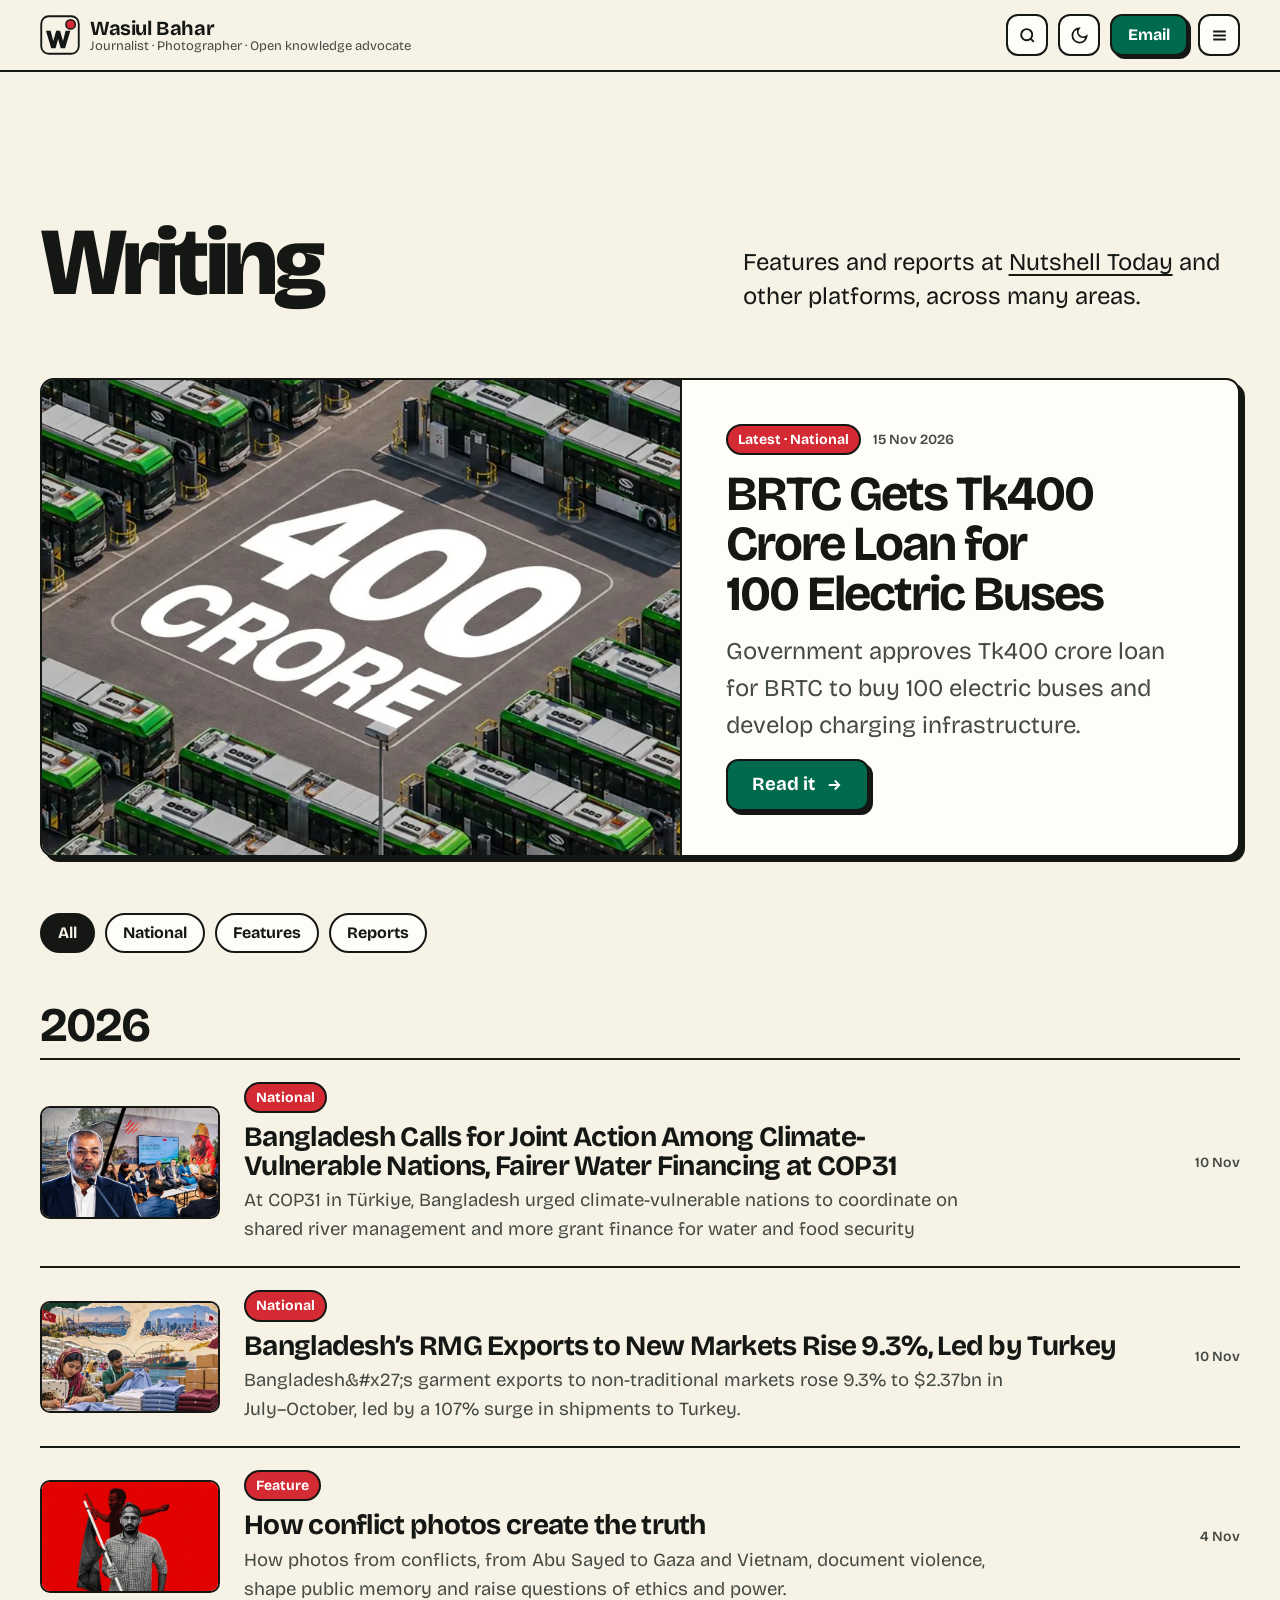
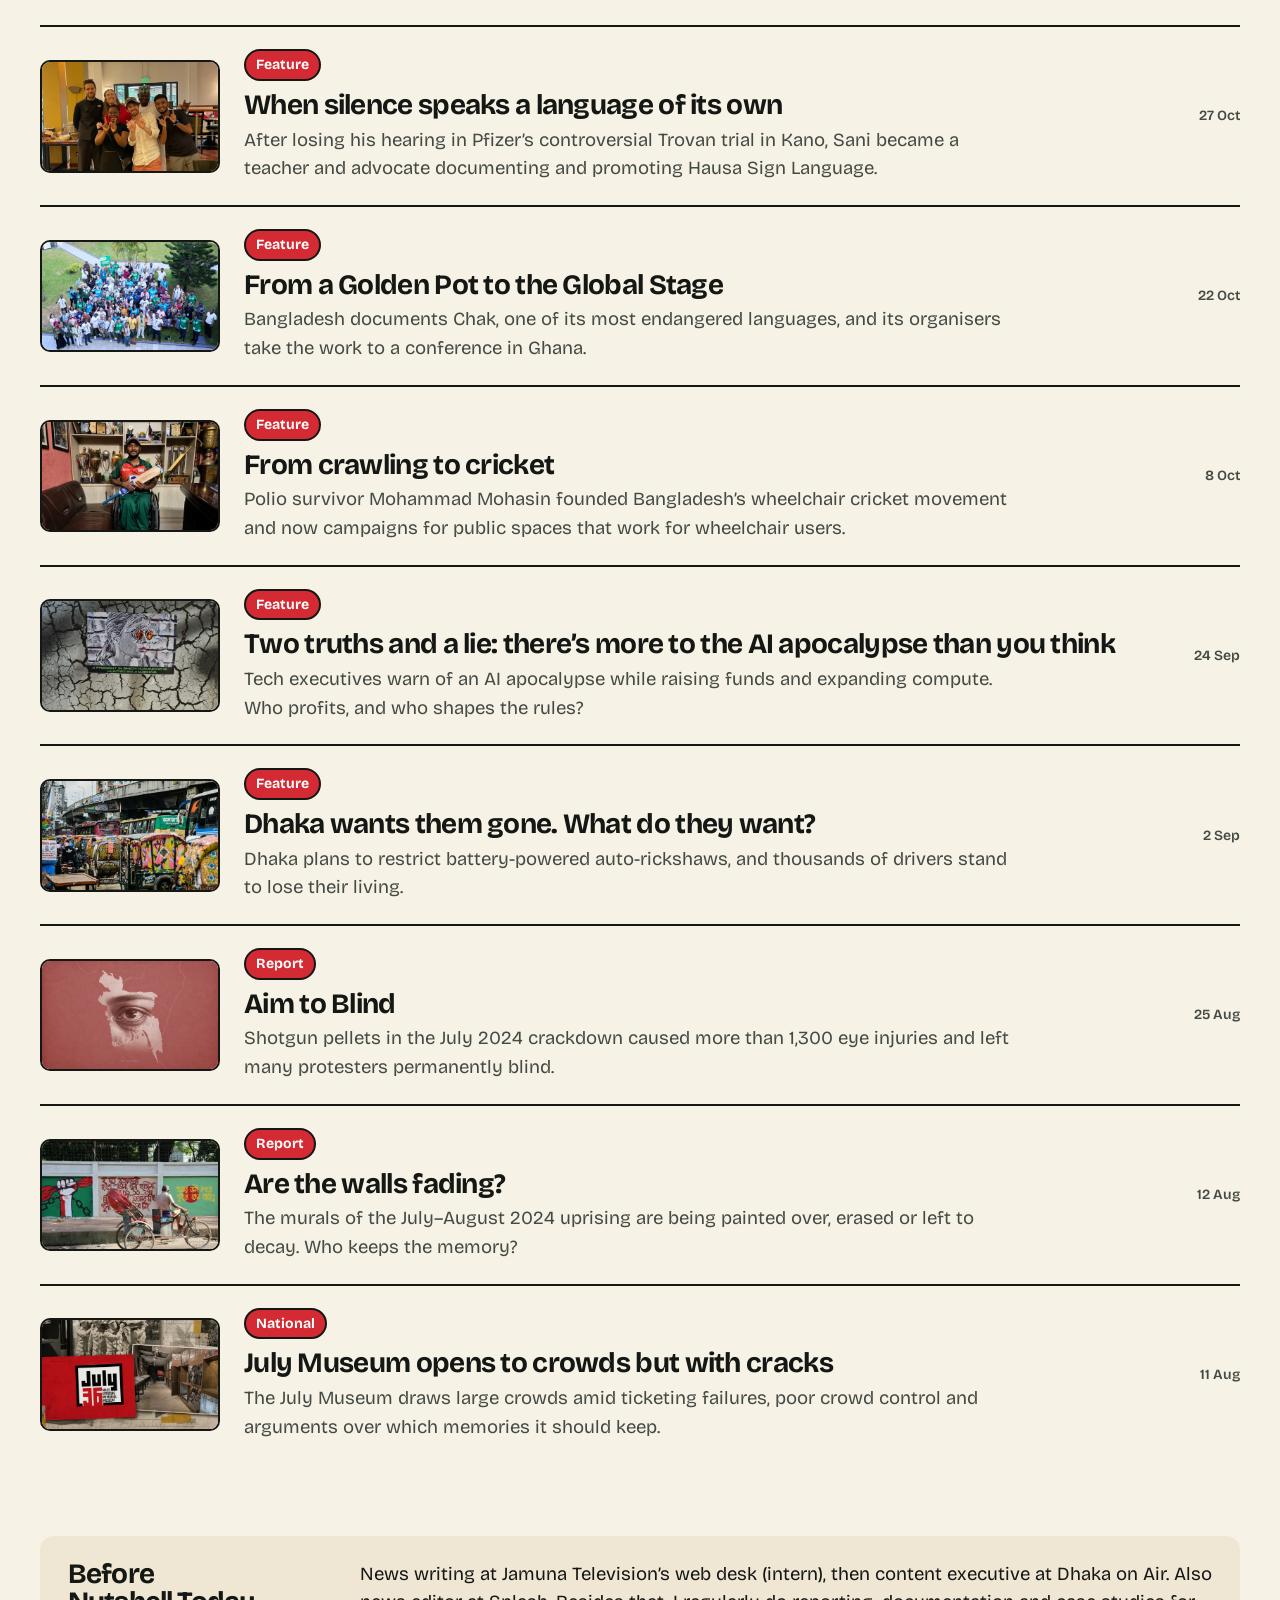
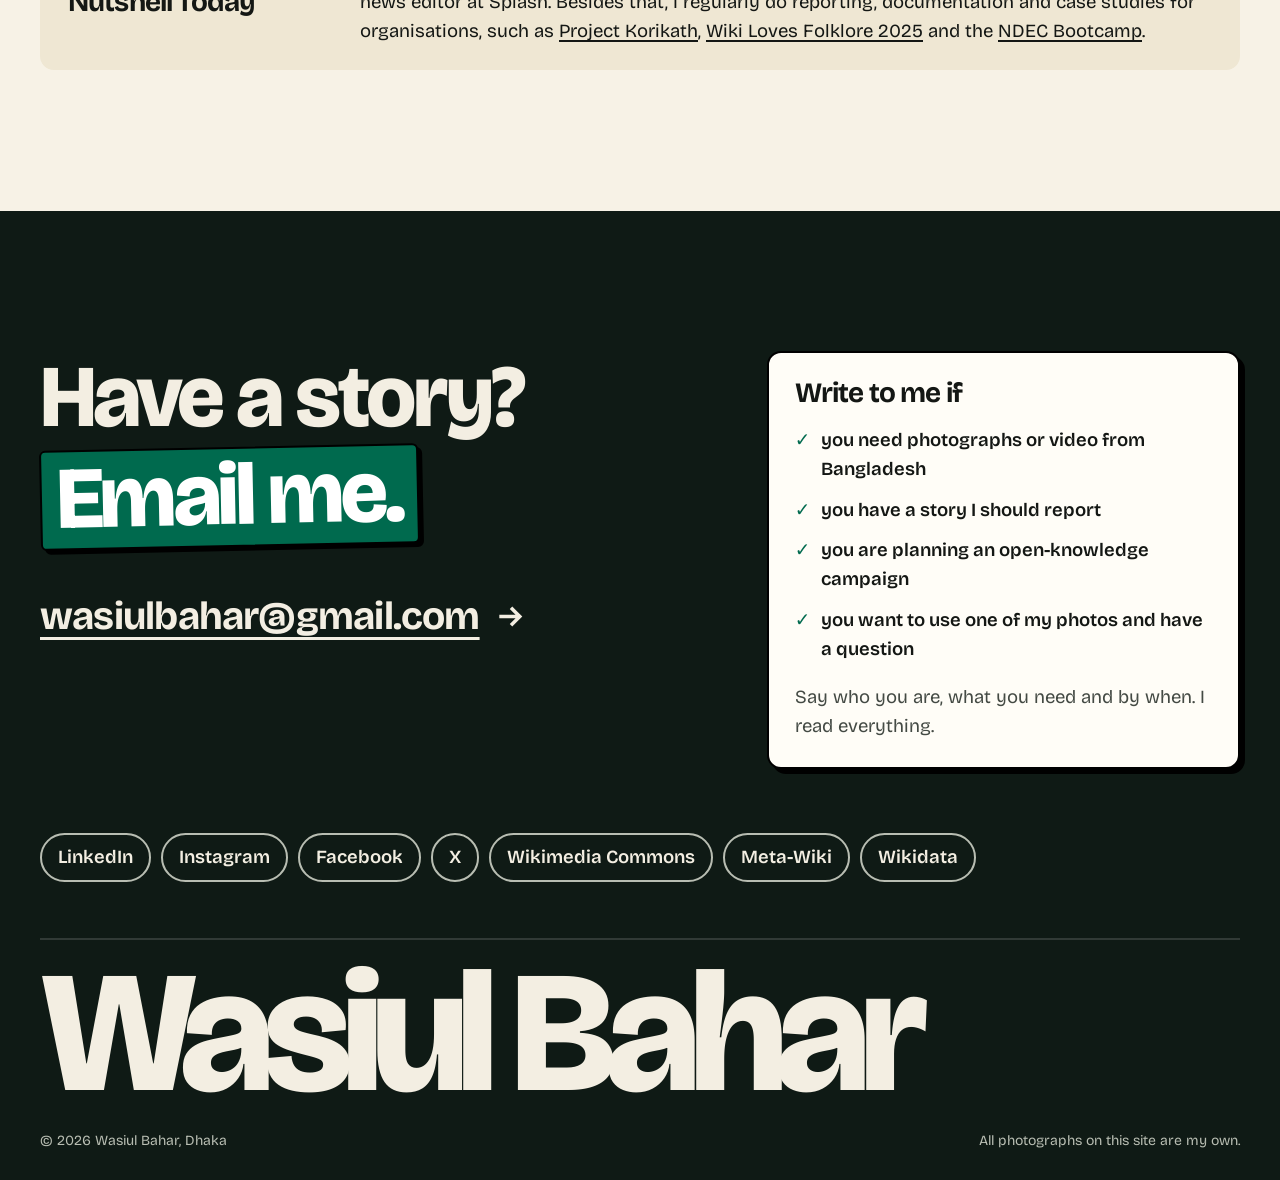
<file: writing.html>
<!doctype html>
<html lang="en">
<head>
<meta charset="utf-8">
<meta name="viewport" content="width=device-width, initial-scale=1">
<title>Writing by Wasiul Bahar</title>
<link rel="canonical" href="https://wasiulbahar.com/writing.html">
<meta property="og:url" content="https://wasiulbahar.com/writing.html">
<meta property="og:type" content="website">
<meta name="description" content="Features and reports by Wasiul Bahar at Nutshell Today: memory and the 2024 uprising, disability, work, endangered languages and technology.">
<meta property="og:title" content="Writing by Wasiul Bahar">
<meta property="og:description" content="Features and reports by Wasiul Bahar at Nutshell Today: memory and the 2024 uprising, disability, work, endangered languages and technology.">
<meta property="og:image" content="https://wasiulbahar.com/img/hero.jpg">
<link rel="icon" href="favicon.svg" type="image/svg+xml">
<link rel="icon" href="favicon.png" sizes="64x64">
<link rel="apple-touch-icon" href="apple-touch-icon.png">
<link rel="preconnect" href="https://fonts.googleapis.com">
<link rel="preconnect" href="https://fonts.gstatic.com" crossorigin>
<link href="https://fonts.googleapis.com/css2?family=Bricolage+Grotesque:opsz,wght@12..96,400..800&display=swap" rel="stylesheet">
<link rel="stylesheet" href="css/style.css?v=fa270683">
<script src="js/ph.js?v=ad9a014b"></script>
<script>document.documentElement.classList.add("js");try{var t=localStorage.getItem("theme");if(t)document.documentElement.setAttribute("data-theme",t)}catch(e){}</script>
</head>
<body class="">
<a class="skip" href="#main">Skip to content</a>
<header class="nav">
  <div class="wrap nav-in">
    <a class="brand" href="./"><img src="favicon.svg" alt="" width="40" height="40"><span class="brand-t"><b>Wasiul Bahar</b><span>Journalist · Photographer · Open knowledge advocate</span></span></a>
    <nav class="nav-links" aria-label="Main"><a href="./#jobs">Work</a><a href="writing.html" aria-current="page">Writing</a><a href="journey.html">Journey</a><a href="press.html">Press</a><a href="gallery.html">Gallery</a><a href="darkroom.html">Darkroom</a><a href="tools.html">Tools</a><a href="cv.html">CV</a></nav>
    <div class="nav-end">
      <button class="icon-btn search-btn" type="button" aria-label="Search the site (Ctrl+K)" aria-keyshortcuts="Control+K"><svg viewBox="0 0 24 24" fill="none" stroke="currentColor" stroke-width="2.4"><circle cx="11" cy="11" r="7"/><path d="M20 20l-4-4"/></svg></button>
      <button class="icon-btn theme-btn" aria-label="Switch light or dark"><svg viewBox="0 0 24 24" fill="none" stroke="currentColor" stroke-width="2.2"><path d="M21 12.8A9 9 0 1 1 11.2 3a7 7 0 0 0 9.8 9.8z"/></svg></button>
      <a class="btn small" href="mailto:wasiulbahar@gmail.com">Email</a>
      <button class="icon-btn menu-btn" aria-label="Menu" aria-expanded="false"><svg viewBox="0 0 24 24" fill="none" stroke="currentColor" stroke-width="2.4"><path d="M4 7h16M4 12h16M4 17h16"/></svg></button>
    </div>
  </div>
</header>
<main id="main">
<section class="band paper writing-page" aria-labelledby="w-h">
  <div class="wrap">
    <div class="head">
      <h1 id="w-h" class="big">Writing</h1>
      <p>Features and reports at <a href="https://www.nutshelltoday.com/author/wasiul-bahar">Nutshell Today</a> and other platforms, across many areas.</p>
    </div>
    <a class="card lead-story" href="https://www.nutshelltoday.com/article/brtc-tk400-crore-loan-100-electric-buses" data-kind="National">
      <img src="img/articles/brtc-tk400-crore-loan-100-electric-buses.webp" alt="" width="1000" height="626">
      <div>
        <div><span class="tag">Latest · National</span><span class="date">15 Nov 2026</span></div>
        <h2>BRTC Gets Tk400 Crore Loan for 100 Electric Buses</h2>
        <p>Government approves Tk400 crore loan for BRTC to buy 100 electric buses and develop charging infrastructure.</p>
        <span class="btn">Read it <svg viewBox="0 0 24 24" fill="none" stroke="currentColor" stroke-width="2.4" aria-hidden="true"><path d="M5 12h14M13 6l6 6-6 6"/></svg></span>
      </div>
    </a>
    <div class="filters" role="group" aria-label="Show stories of one kind"><button data-filter="all" aria-pressed="true">All</button><button data-filter="National" aria-pressed="false">National</button><button data-filter="Feature" aria-pressed="false">Features</button><button data-filter="Report" aria-pressed="false">Reports</button></div>
    
    <h2 class="year-h">2026</h2>
    <ul class="story-rows">
      <li data-kind="National"><a href="https://www.nutshelltoday.com/article/bangladesh-urges-joint-action-water-finance">
        <img src="img/articles/bangladesh-urges-joint-action-water-finance.webp" alt="" width="1000" height="626" loading="lazy">
        <div><span class="tag">National</span><h3>Bangladesh Calls for Joint Action Among Climate-Vulnerable Nations, Fairer Water Financing at COP31</h3><p>At COP31 in Türkiye, Bangladesh urged climate-vulnerable nations to coordinate on shared river management and more grant finance for water and food security</p></div>
        <span class="date">10 Nov</span>
      </a></li>
      <li data-kind="National"><a href="https://www.nutshelltoday.com/article/rmg-exports-rise-turkey-drives-growth">
        <img src="img/articles/rmg-exports-rise-turkey-drives-growth.webp" alt="" width="1000" height="626" loading="lazy">
        <div><span class="tag">National</span><h3>Bangladesh’s RMG Exports to New Markets Rise 9.3%, Led by Turkey</h3><p>Bangladesh&amp;#x27;s garment exports to non-traditional markets rose 9.3% to $2.37bn in July–October, led by a 107% surge in shipments to Turkey.</p></div>
        <span class="date">10 Nov</span>
      </a></li>
      <li data-kind="Feature"><a href="https://www.nutshelltoday.com/article/conflict-photos-evidence-memory-ethics">
        <img src="img/articles/conflict-photos-evidence-memory-ethics.webp" alt="" width="1000" height="626" loading="lazy">
        <div><span class="tag">Feature</span><h3>How conflict photos create the truth</h3><p>How photos from conflicts, from Abu Sayed to Gaza and Vietnam, document violence, shape public memory and raise questions of ethics and power.</p></div>
        <span class="date">4 Nov</span>
      </a></li>
      <li data-kind="Feature"><a href="https://www.nutshelltoday.com/article/sani-hausa-sign-language-pfizer-trial">
        <img src="img/articles/sani-hausa-sign-language-pfizer-trial.webp" alt="" width="1000" height="626" loading="lazy">
        <div><span class="tag">Feature</span><h3>When silence speaks a language of its own</h3><p>After losing his hearing in Pfizer’s controversial Trovan trial in Kano, Sani became a teacher and advocate documenting and promoting Hausa Sign Language.</p></div>
        <span class="date">27 Oct</span>
      </a></li>
      <li data-kind="Feature"><a href="https://www.nutshelltoday.com/article/chak-language-preservation">
        <img src="img/articles/chak-language-preservation.webp" alt="" width="1000" height="626" loading="lazy">
        <div><span class="tag">Feature</span><h3>From a Golden Pot to the Global Stage</h3><p>Bangladesh documents Chak, one of its most endangered languages, and its organisers take the work to a conference in Ghana.</p></div>
        <span class="date">22 Oct</span>
      </a></li>
      <li data-kind="Feature"><a href="https://www.nutshelltoday.com/article/wheelchair-cricket-access-bangladesh">
        <img src="img/articles/wheelchair-cricket-access-bangladesh.webp" alt="" width="1000" height="626" loading="lazy">
        <div><span class="tag">Feature</span><h3>From crawling to cricket</h3><p>Polio survivor Mohammad Mohasin founded Bangladesh’s wheelchair cricket movement and now campaigns for public spaces that work for wheelchair users.</p></div>
        <span class="date">8 Oct</span>
      </a></li>
      <li data-kind="Feature"><a href="https://www.nutshelltoday.com/article/tech-execs-monetising-ai-apocalypse">
        <img src="img/articles/tech-execs-monetising-ai-apocalypse.webp" alt="" width="1000" height="626" loading="lazy">
        <div><span class="tag">Feature</span><h3>Two truths and a lie: there’s more to the AI apocalypse than you think</h3><p>Tech executives warn of an AI apocalypse while raising funds and expanding compute. Who profits, and who shapes the rules?</p></div>
        <span class="date">24 Sep</span>
      </a></li>
      <li data-kind="Feature"><a href="https://www.nutshelltoday.com/article/dhaka-battery-rickshaws-livelihoods">
        <img src="img/articles/dhaka-battery-rickshaws-livelihoods.webp" alt="" width="1000" height="626" loading="lazy">
        <div><span class="tag">Feature</span><h3>Dhaka wants them gone. What do they want?</h3><p>Dhaka plans to restrict battery-powered auto-rickshaws, and thousands of drivers stand to lose their living.</p></div>
        <span class="date">2 Sep</span>
      </a></li>
      <li data-kind="Report"><a href="https://www.nutshelltoday.com/article/shotgun-pellets-blinding-protesters">
        <img src="img/articles/shotgun-pellets-blinding-protesters.webp" alt="" width="1000" height="626" loading="lazy">
        <div><span class="tag">Report</span><h3>Aim to Blind</h3><p>Shotgun pellets in the July 2024 crackdown caused more than 1,300 eye injuries and left many protesters permanently blind.</p></div>
        <span class="date">25 Aug</span>
      </a></li>
      <li data-kind="Report"><a href="https://www.nutshelltoday.com/article/dhaka-uprising-murals-fading-memory">
        <img src="img/articles/dhaka-uprising-murals-fading-memory.webp" alt="" width="1000" height="626" loading="lazy">
        <div><span class="tag">Report</span><h3>Are the walls fading?</h3><p>The murals of the July–August 2024 uprising are being painted over, erased or left to decay. Who keeps the memory?</p></div>
        <span class="date">12 Aug</span>
      </a></li>
      <li data-kind="National"><a href="https://www.nutshelltoday.com/article/july-museum-opens-ticketing-crowd-control-dispute">
        <img src="img/articles/july-museum-opens-ticketing-crowd-control-dispute.webp" alt="" width="1000" height="626" loading="lazy">
        <div><span class="tag">National</span><h3>July Museum opens to crowds but with cracks</h3><p>The July Museum draws large crowds amid ticketing failures, poor crowd control and arguments over which memories it should keep.</p></div>
        <span class="date">11 Aug</span>
      </a></li>
    </ul>
    <div class="before">
      <h2>Before Nutshell Today</h2>
      <p>News writing at Jamuna Television’s web desk (intern), then content executive at Dhaka on Air. Also news editor at Splash. Besides that, I regularly do reporting, documentation and case studies for organisations, such as <a href="https://meta.wikimedia.org/wiki/Project_Korikath">Project Korikath</a>, <a href="https://commons.wikimedia.org/wiki/Commons:Wiki_Loves_Folklore_2025_in_Bangladesh">Wiki Loves Folklore 2025</a> and the <a href="https://meta.wikimedia.org/wiki/NDEC_Wikimedia_Bootcamp_2022">NDEC Bootcamp</a>.</p>
    </div>
  </div>
</section>
</main>
<section class="band dark contact" id="contact" aria-labelledby="contact-h">
  <div class="wrap contact-grid">
    <div>
      <h2 id="contact-h" class="big reveal">Have a story? <span class="mark">Email me.</span></h2>
      <a class="mail reveal" href="mailto:wasiulbahar@gmail.com">wasiulbahar@gmail.com <svg viewBox="0 0 24 24" fill="none" stroke="currentColor" stroke-width="2.4" aria-hidden="true"><path d="M5 12h14M13 6l6 6-6 6"/></svg></a>
    </div>
    <div class="card write-if reveal">
      <h3>Write to me if</h3>
      <ul>
        <li>you need photographs or video from Bangladesh</li>
        <li>you have a story I should report</li>
        <li>you are planning an open-knowledge campaign</li>
        <li>you want to use one of my photos and have a question</li>
      </ul>
      <p>Say who you are, what you need and by when. I read everything.</p>
    </div>
  </div>
  <div class="wrap socials reveal"><a href="https://www.linkedin.com/in/wasiul-bahar/">LinkedIn</a><a href="https://www.instagram.com/wasiulbahar/">Instagram</a><a href="https://www.facebook.com/wasiul.bahar">Facebook</a><a href="https://twitter.com/WasiulBahar">X</a><a href="https://commons.wikimedia.org/wiki/Category:Wasiul_Bahar">Wikimedia Commons</a><a href="https://meta.wikimedia.org/wiki/User:Wasiul_Bahar">Meta-Wiki</a><a href="https://www.wikidata.org/wiki/Q125621683">Wikidata</a></div>
</section>
<footer class="site">
  <div class="wrap">
    <p class="foot-name" aria-hidden="true">Wasiul Bahar</p>
    <div class="foot-row"><span>© <span data-year>2026</span> Wasiul Bahar, Dhaka</span><span>All photographs on this site are my own.</span></div>
  </div>
</footer>
<div class="search" id="search" role="dialog" aria-modal="true" aria-label="Search the site" hidden>
  <div class="search-box card">
    <input type="search" id="search-q" placeholder="Search stories, press, CV, photos…" autocomplete="off" aria-label="Search" aria-controls="search-r">
    <ol id="search-r" class="search-r" role="listbox" aria-label="Results"></ol>
    <p class="search-hint">↑ ↓ to move · Enter to open · Esc to close</p>
  </div>
</div>
<button class="to-top" id="to-top" type="button" aria-label="Back to top" hidden><svg viewBox="0 0 24 24" fill="none" stroke="currentColor" stroke-width="2.4" aria-hidden="true"><path d="M5 12h14M13 6l6 6-6 6"/></svg></button>
<script src="js/main.js?v=c0019a86"></script>
</body>
</html>
</file>
<file: css/style.css>
/* Wasiul Bahar. Bold and text-led: one grotesk, flag green and red, thick ink outlines, colour bands. */
:root {
  --paper: #f7f2e6;
  --paper-2: #efe7d3;
  --card: #fffdf7;
  --ink: #141714;
  --ink-2: #444a44;
  --line: #141714;
  --shade: #141714;
  --green: #006a4e;
  --green-2: #00553e;
  --on-green: #ffffff;
  --red: #d42a33;
  --on-red: #ffffff;
  --dark: #0f1a15;
  --on-dark: #f3eee2;
  --on-dark-2: #b8bdb2;
  --yellow: #ffd23f;

  --small: 0.875rem;
  --body: clamp(1.0625rem, 1rem + 0.2vw, 1.1875rem);
  --lead: clamp(1.25rem, 1.1rem + 0.6vw, 1.5rem);
  --h3: clamp(1.375rem, 1.2rem + 0.7vw, 1.75rem);
  --big: clamp(2.5rem, 1.5rem + 4vw, 5rem);
  --hero: clamp(2.4rem, 1.2rem + 4.6vw, 5.25rem);

  --font: "Bricolage Grotesque", "Segoe UI", system-ui, sans-serif;
  --max: 1320px;
  --gutter: clamp(16px, 3.5vw, 40px);
  --gap: clamp(96px, 11vw, 168px);
  --r: 14px;
  --bw: 2.5px;
  --ease: cubic-bezier(.2, .7, .1, 1);
  color-scheme: light;
}
@media (prefers-color-scheme: dark) {
  :root:not([data-theme="light"]) {
    --paper: #111613; --paper-2: #18201b; --card: #1a231e;
    --ink: #f1ece0; --ink-2: #bdbfb4; --line: #f1ece0; --shade: #000;
    --green: #0f7d58; --green-2: #12906a; --red: #d42a33;
    --dark: #070b09;
    color-scheme: dark;
  }
}
:root[data-theme="dark"] {
  --paper: #111613; --paper-2: #18201b; --card: #1a231e;
  --ink: #f1ece0; --ink-2: #bdbfb4; --line: #f1ece0; --shade: #000;
  --green: #0f7d58; --green-2: #12906a; --red: #d42a33;
  --dark: #070b09;
  color-scheme: dark;
}

*, *::before, *::after { box-sizing: border-box; }
html { scroll-behavior: smooth; -webkit-text-size-adjust: 100%; }
body { margin: 0; background: var(--paper); color: var(--ink); font: 400 var(--body)/1.55 var(--font); font-optical-sizing: auto; -webkit-font-smoothing: antialiased; overflow-x: hidden; }
img, video { max-width: 100%; height: auto; display: block; }
a { color: inherit; }
h1, h2, h3, p, figure, ul, ol { margin: 0; }
ul, ol { padding: 0; list-style: none; }
h1, h2, h3 { font-weight: 700; letter-spacing: -0.03em; line-height: 1.02; text-wrap: balance; }
::selection { background: var(--green); color: var(--on-green); }
:focus-visible { outline: 3px solid var(--red); outline-offset: 3px; }
.wrap { max-width: var(--max); margin: 0 auto; padding: 0 var(--gutter); }
section[id] { scroll-margin-top: 76px; }
[hidden] { display: none !important; }
.skip { position: absolute; left: -999px; top: 8px; z-index: 100; background: var(--ink); color: var(--paper); padding: 10px 16px; border-radius: 8px; }
.skip:focus { left: 8px; }

/* ---------- pieces ---------- */
.mark {
  display: inline-block; background: var(--green); color: var(--on-green);
  padding: 0 .16em .04em; margin: .04em 0; border: var(--bw) solid var(--line); border-radius: 6px;
  box-shadow: 4px 4px 0 var(--shade); transform: rotate(-1.2deg);
}
.mark.red { background: var(--red); color: var(--on-red); transform: rotate(1deg); }
.mark.ink { background: var(--paper); color: var(--ink); }
.card { background: var(--card); color: var(--ink); border: var(--bw) solid var(--line); border-radius: var(--r); box-shadow: 5px 5px 0 var(--shade); }
a.card { text-decoration: none; transition: transform .2s var(--ease), box-shadow .2s var(--ease); }
a.card:hover { transform: translate(-3px, -3px); box-shadow: 8px 8px 0 var(--shade); }
a.card:active { transform: translate(2px, 2px); box-shadow: 2px 2px 0 var(--shade); }

.btn {
  display: inline-flex; align-items: center; gap: 10px; min-height: 52px; padding: 0 24px;
  background: var(--green); color: var(--on-green); border: var(--bw) solid var(--line); border-radius: 12px;
  box-shadow: 4px 4px 0 var(--shade); font: 700 var(--body)/1 var(--font); text-decoration: none; white-space: nowrap; cursor: pointer;
  transition: transform .18s var(--ease), box-shadow .18s var(--ease), background-color .2s;
}
.btn:hover { transform: translate(-2px, -2px); box-shadow: 6px 6px 0 var(--shade); background: var(--green-2); }
.btn:active { transform: translate(3px, 3px); box-shadow: 1px 1px 0 var(--shade); }
.btn svg { width: 18px; height: 18px; transition: transform .25s var(--ease); }
.btn:hover svg { transform: translateX(3px); }
.btn.ghost { background: var(--card); color: var(--ink); }
.btn.ghost:hover { background: var(--paper-2); }
.btn.on-dark { background: transparent; color: var(--on-dark); border-color: var(--on-dark); box-shadow: 4px 4px 0 #000; }
.btn.on-dark:hover { background: rgba(255, 255, 255, .08); }
.btn.small { min-height: 42px; padding: 0 16px; font-size: 1rem; box-shadow: 3px 3px 0 var(--shade); }
.text-link { display: inline-flex; align-items: center; gap: 6px; font-weight: 700; text-decoration: underline; text-decoration-thickness: 2px; text-underline-offset: 5px; }
.text-link svg { width: 16px; height: 16px; }
.text-link:hover { color: var(--green); }
.chip { display: inline-block; font-size: var(--small); font-weight: 700; padding: 4px 12px; border: 2px solid var(--line); border-radius: 999px; background: var(--paper); }
.icon-btn { display: grid; place-items: center; width: 42px; height: 42px; border: var(--bw) solid var(--line); border-radius: 12px; background: var(--card); color: var(--ink); cursor: pointer; transition: transform .18s var(--ease), background-color .2s; }
.icon-btn:hover { background: var(--paper-2); transform: translateY(-2px); }
.icon-btn svg { width: 19px; height: 19px; }
.cta { display: flex; flex-wrap: wrap; gap: 14px 18px; align-items: center; }

/* ---------- nav ---------- */
.nav { position: sticky; top: 0; z-index: 50; background: var(--paper); border-bottom: var(--bw) solid var(--line); }
.nav-in { display: flex; align-items: center; justify-content: space-between; gap: 16px; height: 70px; }
.nav { color: var(--ink); }
.brand { text-decoration: none; display: flex; align-items: center; gap: 10px; line-height: 1.1; }
.brand img { width: 40px; height: 40px; flex: none; }
.brand-t { display: flex; flex-direction: column; }
.brand b { font-size: 1.25rem; letter-spacing: -0.02em; }
.brand-t span { font-size: .8125rem; color: var(--ink-2); }
.nav-links { display: flex; gap: 2px; padding: 4px; border: var(--bw) solid var(--line); border-radius: 999px; background: var(--card); }
.nav-links a { white-space: nowrap; text-decoration: none; font-size: .95rem; font-weight: 600; padding: 7px 14px; border-radius: 999px; transition: background-color .2s, color .2s; }
.nav-links a:hover { background: var(--paper-2); }
.nav-links a[aria-current="page"] { background: var(--green); color: var(--on-green); }
.nav-end { display: flex; gap: 10px; align-items: center; }
.menu-btn { display: none; }
@media (max-width: 1360px) {
  .menu-btn { display: grid; }
  .nav-links { position: absolute; top: 70px; left: 0; right: 0; flex-direction: column; border-radius: 0; border-width: 0 0 var(--bw); padding: 8px var(--gutter) 20px; display: none; background: var(--paper); }
  .nav-links.open { display: flex; }
  .nav-links a { font-size: var(--lead); padding: 12px 0; border-radius: 0; }
  .nav-links a:hover, .nav-links a[aria-current="page"] { background: none; color: var(--green); }
}
@media (max-width: 480px) { .brand-t span { display: none; } .nav-end .btn.small { display: none; } }

/* ---------- hero ---------- */
.hero { padding: clamp(40px, 6vw, 88px) 0 clamp(48px, 6vw, 80px); }
.hero-grid { display: grid; grid-template-columns: 1fr minmax(240px, 380px); gap: clamp(32px, 5vw, 72px); align-items: center; }
.hero h1 { font-size: var(--hero); line-height: 1.04; letter-spacing: -0.04em; margin-bottom: 28px; font-weight: 800; }
.hero h1 .mark { box-shadow: 5px 5px 0 var(--shade); }
.lede { font-size: var(--lead); line-height: 1.4; max-width: 38ch; margin-bottom: 32px; }
.lede a { text-decoration-thickness: 2px; text-underline-offset: 4px; }
.lede a:hover { color: var(--green); }
.portrait { position: relative; margin: 0; }
.portrait img { width: 100%; height: auto; aspect-ratio: 4 / 5; object-fit: cover; object-position: 50% 28%; border: var(--bw) solid var(--line); border-radius: var(--r); box-shadow: 8px 8px 0 var(--shade); transform: rotate(1.5deg); }
.sticker { position: absolute; left: -26px; bottom: 28px; display: grid; place-items: center; width: 116px; height: 116px; border-radius: 50%; background: var(--red); border: var(--bw) solid var(--line); box-shadow: 3px 3px 0 var(--shade); transition: transform .25s var(--ease); }
.sticker:hover { transform: scale(1.06); }
.js .sticker { filter: url(#boil); } /* hand-drawn wobble; the seed is stepped in main.js */
.sticker .ring { position: absolute; inset: 0; width: 100%; height: 100%; animation: spin 16s linear infinite; }
.sticker text { font: 700 10.5px var(--font); fill: #fff; }
.sticker img { position: relative; width: 44%; height: 44%; border-radius: 50%; border: 2px solid var(--line); background: #fff; }
@keyframes spin { to { transform: rotate(360deg); } }
@media (max-width: 820px) {
  .hero-grid { grid-template-columns: 1fr; }
  .portrait { max-width: 320px; margin-left: 24px; }
}

/* ---------- ticker ---------- */
.published-h { font-size: var(--h3); letter-spacing: -0.02em; margin-bottom: 14px; }
.ticker { background: var(--yellow); color: #141714; border-block: var(--bw) solid var(--line); overflow: hidden; transform: rotate(-1deg); margin: 8px 0; position: relative; z-index: 2; }
.ticker-track { display: flex; width: max-content; animation: tick 60s linear infinite; }
.ticker-track > div { display: flex; align-items: center; }
.ticker span { font-weight: 800; font-size: 1.05rem; padding: 14px 0; white-space: nowrap; letter-spacing: -0.01em; }
.ticker i { font-style: normal; padding: 0 24px; color: var(--red); }
@keyframes tick { to { transform: translateX(-50%); } }

/* ---------- bands ---------- */
.band { padding: var(--gap) 0; }
.band.paper { background: var(--paper); }
.band.tint { background: var(--paper-2); }
.band.dark { background: var(--dark); color: var(--on-dark); }
.band.green { background: var(--green); color: var(--on-green); }
.band.dark, .band.green { --shade: #000; --line: #000; }
.head { display: grid; grid-template-columns: 1.3fr 1fr; gap: 20px 56px; align-items: end; margin-bottom: clamp(40px, 5vw, 72px); }
.head > p { font-size: var(--lead); line-height: 1.4; max-width: 40ch; }
.big { font-size: var(--big); line-height: 1.05; letter-spacing: -0.04em; font-weight: 800; }
@media (max-width: 860px) { .head { grid-template-columns: 1fr; } }

/* three jobs */
.jobs { display: grid; grid-template-columns: repeat(3, 1fr); gap: 24px; }
.job { padding: 26px 26px 28px; display: flex; flex-direction: column; gap: 12px; }
.job .chip { align-self: flex-start; }
.job.news .chip { background: var(--red); color: var(--on-red); }
.job.photo .chip { background: var(--yellow); color: #141714; }
.job.open .chip { background: var(--green); color: var(--on-green); }
.job .num { font-size: clamp(3.5rem, 2.4rem + 3vw, 5.25rem); font-weight: 800; letter-spacing: -0.05em; line-height: .9; margin-top: 10px; }
.job .num-l { font-weight: 700; margin-top: -4px; }
.job .you { margin-top: auto; padding: 12px 14px; border: 2px solid var(--line); border-radius: 10px; background: var(--paper-2); font-weight: 600; }
.job .text-link { align-self: flex-start; }
@media (max-width: 960px) { .jobs { grid-template-columns: 1fr; } }

/* writing */
/* home: latest three */
.story-cards { display: grid; grid-template-columns: repeat(3, 1fr); gap: 24px; }
.story-card { display: flex; flex-direction: column; overflow: hidden; }
.story-card img { width: 100%; height: auto; aspect-ratio: 16 / 10; object-fit: cover; border-bottom: var(--bw) solid var(--line); }
.story-card > div { padding: 18px 20px 22px; }
.story-card h3 { font-size: var(--h3); letter-spacing: -0.025em; margin-top: 12px; transition: color .2s; }
.story-card:hover h3 { color: var(--green); }
.all-stories { margin-top: 40px; }
.tag { display: inline-block; font-size: var(--small); font-weight: 700; padding: 3px 10px; border: 2px solid var(--line); border-radius: 999px; background: var(--red); color: var(--on-red); margin-right: 12px; }
.date { font-size: var(--small); font-weight: 600; color: var(--ink-2); }
/* writing page */
.writing-page h1 { font-size: clamp(3rem, 2rem + 5vw, 6.5rem); }
.head > p a { text-decoration-thickness: 2px; text-underline-offset: 4px; }
.lead-story { display: grid; grid-template-columns: 1.15fr 1fr; overflow: hidden; margin-bottom: 56px; }
.lead-story img { width: 100%; height: 100%; min-height: 320px; object-fit: cover; border-right: var(--bw) solid var(--line); }
.lead-story > div { display: flex; flex-direction: column; gap: 14px; padding: clamp(22px, 3.5vw, 44px); }
.lead-story h2 { font-size: clamp(1.9rem, 1.3rem + 2.2vw, 3.25rem); letter-spacing: -0.04em; }
.lead-story p { font-size: var(--lead); color: var(--ink-2); }
.lead-story .btn { align-self: flex-start; margin-top: auto; }
.filters { display: flex; flex-wrap: wrap; gap: 10px; margin-bottom: 8px; }
.filters button { font: 700 1rem/1 var(--font); padding: 10px 16px; border: var(--bw) solid var(--line); border-radius: 999px; background: var(--card); color: var(--ink); cursor: pointer; transition: background-color .2s, transform .18s var(--ease); }
.filters button:hover { transform: translateY(-2px); }
.filters button[aria-pressed="true"] { background: var(--ink); color: var(--paper); }
.year-h { font-size: clamp(2rem, 1.5rem + 2vw, 3rem); letter-spacing: -0.04em; margin: 48px 0 8px; }
.story-rows a { display: grid; grid-template-columns: 180px 1fr auto; gap: 24px; align-items: center; padding: 22px 0; border-top: var(--bw) solid var(--line); text-decoration: none; }
.story-rows img { width: 100%; height: auto; aspect-ratio: 16 / 10; object-fit: cover; border: var(--bw) solid var(--line); border-radius: 10px; }
.story-rows h3 { font-size: var(--h3); letter-spacing: -0.025em; margin: 10px 0 6px; transition: color .2s; }
.story-rows p { color: var(--ink-2); max-width: 64ch; }
.story-rows a:hover h3 { color: var(--green); }
.story-rows .date { white-space: nowrap; }
.story-rows li[hidden], .year-h[hidden] { display: none; }
.before { margin-top: 72px; padding: 24px 28px; background: var(--paper-2); border-radius: var(--r); display: grid; grid-template-columns: 260px 1fr; gap: 12px 32px; }
.before h2 { font-size: var(--h3); }
.before a { text-decoration-thickness: 2px; text-underline-offset: 3px; }
.before a:hover { color: var(--green); }
@media (max-width: 960px) { .story-cards { grid-template-columns: 1fr 1fr; } .story-cards > :nth-child(3) { display: none; } }
@media (max-width: 860px) {
  .lead-story { grid-template-columns: 1fr; }
  .lead-story img { min-height: 0; aspect-ratio: 16 / 10; border-right: 0; border-bottom: var(--bw) solid var(--line); }
  .story-rows a { grid-template-columns: 110px 1fr; }
  .story-rows .date { grid-column: 2; }
  .before { grid-template-columns: 1fr; }
}
@media (max-width: 600px) { .story-cards { grid-template-columns: 1fr; } .story-cards > :nth-child(3) { display: flex; } }

/* open knowledge */
.dots-card { padding: clamp(22px, 3vw, 36px); margin-bottom: 32px; }
.dots-head { display: flex; flex-wrap: wrap; justify-content: space-between; align-items: end; gap: 12px 24px; margin-bottom: 22px; }
.dots-head p:first-child { display: flex; align-items: baseline; gap: 4px; flex-wrap: wrap; }
.dots-head b { font-size: clamp(3rem, 2rem + 3vw, 4.75rem); letter-spacing: -0.05em; line-height: .9; font-weight: 800; font-variant-numeric: tabular-nums; }
.dots-head span { font-size: var(--lead); font-weight: 700; }
.dots-key { display: flex; align-items: center; gap: 8px; font-size: var(--small); font-weight: 600; color: var(--ink-2); }
.dots-key svg { width: 12px; height: 16px; fill: var(--green); }
.dots { display: grid; grid-template-columns: repeat(30, 1fr); gap: clamp(4px, .6vw, 8px) clamp(3px, .5vw, 6px); }
.dots svg { width: 100%; height: auto; display: block; fill: color-mix(in srgb, var(--ink) 18%, transparent); transition: fill .3s; }
.dots svg.on { fill: var(--green); }
.dots-sub { margin-top: 18px; font-weight: 600; color: var(--ink-2); }
.stats { display: grid; grid-template-columns: repeat(4, 1fr); gap: 16px; margin-top: 28px; }
.stats li { padding: 16px 18px; background: var(--paper-2); border: 2px solid var(--line); border-radius: 10px; }
.stats b { display: block; font-size: clamp(1.75rem, 1.4rem + 1.2vw, 2.5rem); font-weight: 800; letter-spacing: -0.04em; line-height: 1; }
.stats span { font-weight: 600; font-size: .95rem; }
.projects { display: grid; grid-template-columns: repeat(3, 1fr); gap: 24px; }
.proj { position: relative; padding: 24px 24px 26px; display: flex; flex-direction: column; gap: 8px; }
.proj h3 { font-size: var(--h3); padding-right: 40px; }
.proj .role { font-weight: 700; color: var(--green); }
.proj p { color: var(--ink-2); }
.proj .go { position: absolute; top: 20px; right: 20px; width: 34px; height: 34px; display: grid; place-items: center; border: 2px solid var(--line); border-radius: 50%; transition: background-color .2s, color .2s; }
.proj .go svg { width: 16px; height: 16px; }
.proj:hover .go { background: var(--green); color: var(--on-green); }
@media (max-width: 960px) { .projects { grid-template-columns: 1fr 1fr; } .stats { grid-template-columns: 1fr 1fr; } }
@media (max-width: 600px) { .projects { grid-template-columns: 1fr; } .dots { grid-template-columns: repeat(15, 1fr); } }

/* journey */
.key { display: inline-flex; align-items: center; gap: 6px; font-size: 1rem; font-weight: 700; margin: 10px 14px 0 0; }
.key::before, .year li::before { content: ""; width: 12px; height: 12px; border-radius: 50%; border: 2px solid #000; flex: none; }
.k-news::before { background: var(--red); }
.k-photo::before { background: var(--yellow); }
.k-open::before { background: var(--green); }
.years { display: grid; grid-template-columns: repeat(3, 1fr); gap: 20px; }
.year { padding: 22px 22px 24px; }
.year-tabs { display: none; flex-wrap: wrap; gap: 10px; margin-bottom: 22px; }
.js .year-tabs { display: flex; }
.year-tabs button { font: 800 1.125rem/1 var(--font); letter-spacing: -0.02em; padding: 11px 18px; border: var(--bw) solid var(--on-dark-2); border-radius: 999px; background: transparent; color: var(--on-dark); cursor: pointer; transition: transform .18s var(--ease), background-color .2s; }
.year-tabs button:hover { transform: translateY(-2px); }
.year-tabs button[aria-selected="true"] { background: var(--yellow); color: #141714; border-color: #000; box-shadow: 3px 3px 0 #000; }
.js .years { display: block; }
.js .year { padding: clamp(22px, 3vw, 36px); }
.js .year h3 { font-size: clamp(3rem, 2rem + 3vw, 4.5rem); }
.js .year ul { columns: 2 300px; column-gap: 48px; }
.js .year ul li { break-inside: avoid; }
.year[hidden] { display: none; }
.year h3 { font-size: 3rem; letter-spacing: -0.05em; margin-bottom: 10px; padding-bottom: 12px; border-bottom: var(--bw) solid var(--line); }
.year li { display: grid; grid-template-columns: 12px 1fr; gap: 2px 12px; padding: 8px 0; }
.year li::before { margin-top: 6px; grid-row: span 2; }
.year b { font-weight: 700; line-height: 1.25; }
.year span { color: var(--ink-2); font-size: .95rem; line-height: 1.35; }
.record { margin-top: 32px; }
.record summary { list-style: none; cursor: pointer; width: max-content; }
.record summary::-webkit-details-marker { display: none; }
.record[open] summary .btn { background: var(--on-dark); color: var(--dark); }
.cv-cols { display: grid; grid-template-columns: repeat(3, 1fr); gap: 32px 40px; margin-top: 36px; }
.cv-cols h3 { font-size: var(--lead); margin-bottom: 8px; }
.cv-cols li { padding: 10px 0; color: var(--on-dark-2); border-bottom: 1.5px solid rgba(255, 255, 255, .12); }
.cv-cols b { display: block; color: var(--on-dark); font-weight: 700; }
@media (max-width: 960px) { .years { grid-template-columns: 1fr 1fr; } }
@media (max-width: 600px) { .years { grid-template-columns: 1fr; } }
@media (max-width: 860px) { .cv-cols { grid-template-columns: 1fr; } }

/* awards + press */
.awards-grid { display: grid; grid-template-columns: 1.1fr 1fr; gap: 64px clamp(40px, 6vw, 96px); }
.awards-grid .big { font-size: clamp(2.25rem, 1.5rem + 3vw, 4rem); margin-bottom: 28px; }
.awards li { display: grid; grid-template-columns: 96px 1fr; gap: 16px; padding: 20px 0; border-top: var(--bw) solid var(--line); }
.awards .yr { font-weight: 800; font-size: 1.25rem; letter-spacing: -0.02em; }
.awards h3 { font-size: var(--h3); margin-bottom: 4px; }
.awards p { color: var(--ink-2); }
/* press cards: four on home, all on press.html */
.press-cards { display: grid; grid-template-columns: 1fr 1fr; gap: 18px; }
.press-cards.wide { grid-template-columns: repeat(3, 1fr); gap: 24px; }
.press-card { display: flex; flex-direction: column; overflow: hidden; transition: transform .2s var(--ease), box-shadow .2s var(--ease); }
.press-card:hover { transform: translate(-3px, -3px); box-shadow: 8px 8px 0 var(--shade); }
.press-main { display: flex; flex-direction: column; flex: 1; text-decoration: none; }
.arch { align-self: flex-start; margin: 0 16px 16px; display: inline-flex; align-items: center; gap: 4px; font-size: var(--small); font-weight: 700; padding: 4px 11px; border: 2px solid var(--line); border-radius: 999px; text-decoration: none; transition: background-color .2s, color .2s; }
.arch:hover { background: var(--yellow); color: #141714; border-color: #000; }
.press-card img { width: 100%; aspect-ratio: 16 / 10; object-fit: cover; object-position: top; border-bottom: var(--bw) solid var(--line); background: #fff; }
.press-main > div { padding: 14px 16px 16px; display: grid; gap: 4px; }
.press-card b { font-weight: 700; font-size: 1.125rem; transition: color .2s; }
.press-card span { color: var(--ink-2); font-size: .95rem; line-height: 1.4; }
.press-main:hover b { color: var(--green); }
@media (max-width: 960px) { .press-cards.wide { grid-template-columns: 1fr 1fr; } }
@media (max-width: 560px) { .press-cards, .press-cards.wide { grid-template-columns: 1fr; } }
@media (max-width: 960px) { .awards-grid { grid-template-columns: 1fr; } }

/* gallery teaser */
.gal-in { display: grid; grid-template-columns: 1fr 1.4fr; gap: 48px 64px; align-items: center; }
.gal-in p { font-size: var(--lead); margin: 20px 0 28px; max-width: 34ch; color: var(--on-dark-2); }
@media (max-width: 860px) { .gal-in { grid-template-columns: 1fr; }  }

/* hire */
.hire { display: grid; grid-template-columns: repeat(3, 1fr); gap: 20px; }
.hire li { padding: 24px; }
.hire h3 { font-size: var(--h3); margin-bottom: 8px; }
.hire p { color: var(--ink-2); }
.hire li:first-child { background: var(--red); color: var(--on-red); }
.hire li:first-child p { color: var(--on-red); }
@media (max-width: 960px) { .hire { grid-template-columns: 1fr 1fr; } }
@media (max-width: 600px) { .hire { grid-template-columns: 1fr; } }

/* tools */
.tools { display: grid; gap: clamp(72px, 9vw, 128px); }
.tool-cards { display: grid; grid-template-columns: repeat(auto-fit, minmax(280px, 1fr)); gap: 20px; }
.tool-card { display: flex; gap: 18px; align-items: flex-start; padding: 22px; }
.tool-card img { width: 56px; height: 56px; flex: none; }
.tool-card h3 { font-size: var(--h3); transition: color .2s; }
.tool-card p { color: var(--ink-2); margin: 4px 0 8px; }
.tool-card:hover h3 { color: var(--green); }
.tool h2 { font-size: clamp(1.75rem, 1.3rem + 1.6vw, 2.5rem); }
.sub-page h1 { font-size: clamp(2.75rem, 2rem + 4vw, 5.5rem); }
@media (max-width: 760px) { .tool-cards { grid-template-columns: 1fr; } }
.tool:nth-child(even) .tool-pic { order: -1; }
.tool { display: grid; grid-template-columns: 1fr 1.15fr; gap: 40px clamp(40px, 6vw, 88px); align-items: center; }
.tool-text > p { margin-top: 12px; color: var(--ink-2); max-width: 46ch; }
.tool-name { display: flex; align-items: center; gap: 14px; }
.tool-name img { width: 48px; height: 48px; }
.tool-name h3 { font-size: clamp(1.75rem, 1.3rem + 1.6vw, 2.5rem); }
.tool-text .tool-line { font-weight: 700; color: var(--ink); }
.facts { font-size: var(--small); font-weight: 600; }
.tool .cta { margin-top: 28px; }
.tool-pic { background: #0d0e10; padding: clamp(12px, 2vw, 24px); }
.tool-pic img { border-radius: 6px; width: 100%; height: auto; }
@media (max-width: 900px) { .tool { grid-template-columns: 1fr; } .tool:nth-child(even) .tool-pic { order: 0; } }

/* faq */
.faq-grid { display: grid; grid-template-columns: 1fr 1.5fr; gap: 40px clamp(40px, 6vw, 96px); align-items: start; }
.faq-side { position: sticky; top: 110px; }
.faq-side p { font-size: var(--lead); margin-top: 20px; }
.faq { display: grid; gap: 14px; }
.qa { background: var(--card); border: var(--bw) solid var(--line); border-radius: var(--r); box-shadow: 4px 4px 0 var(--shade); }
.qa summary { list-style: none; cursor: pointer; display: flex; justify-content: space-between; align-items: center; gap: 16px; padding: 20px 22px; }
.qa summary::-webkit-details-marker { display: none; }
.qa h3 { font-size: clamp(1.125rem, 1rem + .5vw, 1.375rem); letter-spacing: -0.02em; }
.pm { position: relative; flex: none; width: 34px; height: 34px; border: 2px solid var(--line); border-radius: 50%; background: var(--paper); transition: background-color .2s, transform .3s var(--ease); }
.pm::before, .pm::after { content: ""; position: absolute; left: 50%; top: 50%; width: 14px; height: 2.5px; background: currentColor; transform: translate(-50%, -50%); }
.pm::after { transform: translate(-50%, -50%) rotate(90deg); transition: transform .3s var(--ease); }
.qa[open] .pm { background: var(--green); color: var(--on-green); }
.qa[open] .pm::after { transform: translate(-50%, -50%) rotate(0); }
.qa summary:hover .pm { transform: rotate(90deg); }
.qa p { padding: 0 22px 22px; max-width: 62ch; color: var(--ink-2); }
.qa p a { color: var(--ink); text-decoration-thickness: 2px; text-underline-offset: 3px; }
@media (max-width: 860px) { .faq-grid { grid-template-columns: 1fr; } .faq-side { position: static; } }

/* contact + footer */
.contact { padding-bottom: 56px; }
.contact-grid { display: grid; grid-template-columns: 1.4fr 1fr; gap: 40px 64px; align-items: start; }
.contact .big { font-size: clamp(2.75rem, 1.5rem + 5vw, 6rem); margin-bottom: 36px; }
.mail { display: inline-flex; align-items: center; gap: 12px; font-size: clamp(1.375rem, 1rem + 1.8vw, 2.5rem); font-weight: 700; letter-spacing: -0.02em; color: var(--on-dark); text-decoration: underline; text-decoration-thickness: 3px; text-underline-offset: 8px; word-break: break-all; }
.mail svg { width: .9em; height: .9em; flex: none; transition: transform .25s var(--ease); }
.mail:hover { color: var(--yellow); }
.mail:hover svg { transform: translateX(4px); }
.write-if { padding: 26px; }
.write-if h3 { font-size: var(--h3); margin-bottom: 12px; }
.write-if li { padding: 6px 0 6px 26px; position: relative; font-weight: 600; }
.write-if li::before { content: "✓"; position: absolute; left: 0; color: var(--green); font-weight: 800; }
.write-if p { margin-top: 14px; color: var(--ink-2); }
.socials { display: flex; flex-wrap: wrap; gap: 10px; margin-top: 64px; }
.socials a { text-decoration: none; font-weight: 600; padding: 8px 16px; border: 2px solid var(--on-dark-2); border-radius: 999px; transition: background-color .2s, color .2s; }
.socials a:hover { background: var(--on-dark); color: var(--dark); }
footer.site { background: var(--dark); color: var(--on-dark-2); padding: 0 0 28px; overflow: hidden; }
.foot-name { font-size: clamp(3.5rem, 13.5vw, 13rem); font-weight: 800; letter-spacing: -0.06em; line-height: .8; color: var(--on-dark); white-space: nowrap; padding-top: 24px; border-top: 2px solid rgba(255, 255, 255, .14); }
.foot-row { display: flex; flex-wrap: wrap; justify-content: space-between; gap: 8px 24px; margin-top: 28px; font-size: var(--small); }
@media (max-width: 860px) { .contact-grid { grid-template-columns: 1fr; } }

/* ---------- gallery page ---------- */
body.dark-page { background: var(--dark); color: var(--on-dark); }
.g-head { padding: clamp(24px, 3vw, 40px) 0 20px; }
.g-head-in { display: flex; flex-wrap: wrap; align-items: end; justify-content: space-between; gap: 12px 32px; }
.g-head h1 { font-size: clamp(2.75rem, 2rem + 3vw, 4.5rem); letter-spacing: -0.05em; font-weight: 800; line-height: .9; }
.g-head p { color: var(--on-dark-2); font-size: var(--lead); }
.g-video { margin-top: clamp(48px, 7vw, 112px); border-top: 2px solid rgba(255, 255, 255, .12); }
.video-in { display: grid; grid-template-columns: 1.5fr 1fr; gap: 32px 56px; align-items: center; }
.video-in video { width: 100%; aspect-ratio: 16 / 9; object-fit: cover; border: var(--bw) solid #000; border-radius: var(--r); box-shadow: 6px 6px 0 #000; }
.video-in p { color: var(--on-dark-2); font-size: var(--lead); margin: 18px 0 28px; }
.video-in .big { font-size: clamp(2.5rem, 1.6rem + 3vw, 4.25rem); }
@media (max-width: 860px) { .video-in { grid-template-columns: 1fr; } .frame { height: auto; max-height: 72vh; } }
@media (max-width: 640px) { .g-nav { width: 100%; } .g-count { margin-right: auto; } }

/* ---------- motion ---------- */
.js .reveal { opacity: 0; transform: translateY(24px); transition: opacity .7s var(--ease), transform .7s var(--ease); transition-delay: calc(var(--i, 0) * 70ms); }
.js .reveal.in { opacity: 1; transform: none; }
.js .reveal.now { transition: none; }
@media (prefers-reduced-motion: reduce) {
  html { scroll-behavior: auto; }
  .js .reveal { opacity: 1; transform: none; transition: none; }
  .ticker-track { animation: none; }
  .sticker .ring { animation: none; }
  .btn, .card, .jt, .jt img, .dots svg { transition: none; }
}

/* ---------- journey page ---------- */
.journey-page h1 { font-size: clamp(2.75rem, 2rem + 4vw, 5.5rem); }
.jp-controls { display: flex; align-items: center; gap: 18px; margin-bottom: 20px; }
.jp-year { font-size: clamp(3rem, 2rem + 3vw, 4.5rem); font-weight: 800; letter-spacing: -0.05em; line-height: 1; min-width: 3.2ch; font-variant-numeric: tabular-nums; }
.jp-controls input { flex: 1; height: 32px; accent-color: var(--yellow); cursor: pointer; }
.jp-play { background: var(--yellow); color: #141714; }
.jp-play:hover { background: #ffdf6b; }
.jp-lanes { padding: 18px 22px 12px; margin-bottom: 24px; }
.jp-lane, .jp-axis { display: grid; grid-template-columns: 170px 1fr; align-items: center; }
.jp-lane { height: 46px; font-weight: 700; }
.jp-track { position: relative; height: 3px; background: color-mix(in srgb, var(--ink) 20%, transparent); border-radius: 2px; }
.jp-dot { position: absolute; top: 50%; width: 22px; height: 22px; margin: -11px 0 0 -11px; padding: 0; border-radius: 50%; border: var(--bw) solid #000; opacity: .25; cursor: pointer; transition: opacity .3s, transform .3s var(--ease); }
.jp-dot.k-news { background: var(--red); }
.jp-dot.k-photo { background: var(--yellow); }
.jp-dot.k-open { background: var(--green); }
.jp-dot.past { opacity: 1; }
.jp-dot.now { transform: scale(1.4); box-shadow: 0 0 0 3px var(--card), 0 0 0 5px var(--ink); }
.jp-axis div { display: flex; }
.jp-axis div span { flex: 1; text-align: center; font-size: var(--small); font-weight: 700; color: var(--ink-2); padding-top: 6px; }
.jp-row { display: grid; grid-template-columns: 1fr 1.1fr; gap: 24px; margin-bottom: 32px; align-items: start; }
.jp-chart, .jp-years { padding: 22px 24px; }
.jp-chart h2, .jp-years h2 { font-size: var(--h3); }
.jp-cum { margin: 10px 0 18px; font-weight: 700; color: var(--ink-2); }
.jp-cum b { font-size: clamp(2.25rem, 1.6rem + 2vw, 3.25rem); letter-spacing: -0.04em; color: var(--ink); font-variant-numeric: tabular-nums; margin-right: 6px; }
.jp-bars { display: flex; align-items: flex-end; gap: 8px; height: 200px; padding-bottom: 22px; }
.jp-bar { position: relative; flex: 1; background: color-mix(in srgb, var(--ink) 15%, transparent); border: 2px solid var(--line); border-radius: 4px 4px 0 0; transition: background-color .3s; }
.jp-bar.on { background: var(--green); }
.jp-bar span { position: absolute; bottom: -22px; left: 50%; transform: translateX(-50%); font-size: var(--small); font-weight: 700; }
.jp-y + .jp-y { margin-top: 24px; }
.jp-y h2 { font-size: 2.5rem; letter-spacing: -0.05em; margin-bottom: 6px; }
.jp-y li { display: grid; grid-template-columns: 12px 1fr; gap: 2px 12px; padding: 7px 0; }
.jp-y li::before { content: ""; width: 12px; height: 12px; border-radius: 50%; border: 2px solid #000; margin-top: 6px; grid-row: span 2; }
.jp-y li.k-news::before { background: var(--red); }
.jp-y li.k-photo::before { background: var(--yellow); }
.jp-y li.k-open::before { background: var(--green); }
.jp-y b { font-weight: 700; }
.jp-y span { color: var(--ink-2); font-size: .95rem; }
.jp-up { margin-top: 10px; font-weight: 600; color: var(--ink-2); }
.js .jp-y[hidden] { display: none; }
.js .jp-y + .jp-y { margin-top: 0; }
@media (max-width: 860px) {
  .jp-row { grid-template-columns: 1fr; }
  .jp-lane, .jp-axis { grid-template-columns: 1fr; }
  .jp-lane { height: auto; padding: 6px 0 16px; gap: 14px; }
  .jp-axis > span:first-child { display: none; }
  .jp-controls { flex-wrap: wrap; }
  .jp-controls input { flex-basis: 100%; order: 3; height: 44px; }
}
@media (prefers-reduced-motion: reduce) { .jp-dot, .jp-bar { transition: none; } }

/* journey: events and awards tracks, filters, links */
.k-event::before, .year li.k-event::before, .jp-y li.k-event::before, .jp-dot.k-event { background: #f3eee2; }
.k-award::before, .year li.k-award::before, .jp-y li.k-award::before, .jp-dot.k-award { background: var(--yellow); border-radius: 3px; transform: rotate(45deg) scale(.85); }
.jp-dot.k-award.now { transform: rotate(45deg) scale(1.3); }
.year li a, .jp-y li a { display: inline-flex; align-items: center; gap: 3px; margin-left: 6px; font-weight: 700; color: var(--green); text-decoration: underline; text-underline-offset: 3px; }
.year li a svg, .jp-y li a svg { width: 13px; height: 13px; }
.jp-filters { display: flex; flex-wrap: wrap; gap: 8px; margin-bottom: 16px; }
.jp-filters button { font: 700 .95rem/1 var(--font); padding: 9px 14px; border: 2px solid var(--on-dark-2); border-radius: 999px; background: transparent; color: var(--on-dark); cursor: pointer; transition: transform .18s var(--ease); }
.jp-filters button:hover { transform: translateY(-2px); }
.jp-filters button[aria-pressed="true"] { background: var(--yellow); color: #141714; border-color: #000; box-shadow: 3px 3px 0 #000; }
.jp-lane[hidden], .jp-y li[hidden] { display: none; }


/* justified rows: every photo whole, rows fill the width */
.justify { --h: clamp(150px, 20vw, 280px); display: flex; flex-wrap: wrap; gap: 10px; }
.justify::after { content: ""; flex-grow: 1000000; }
.jt { position: relative; flex-grow: calc(var(--r) * 100); flex-basis: calc(var(--r) * var(--h)); display: block; overflow: hidden; border: var(--bw) solid #000; border-radius: 8px; background: #000; transition: transform .25s var(--ease), box-shadow .25s var(--ease); }
.jt img { display: block; width: 100%; height: auto; aspect-ratio: var(--r); transition: transform .5s var(--ease); }
.jt:hover { transform: translateY(-3px); box-shadow: 5px 5px 0 #000; }
.jt:hover img { transform: scale(1.03); }
.jt-cap { position: absolute; left: 8px; bottom: 8px; right: 8px; padding: 6px 10px; border-radius: 6px; background: rgba(10, 14, 12, .82); color: #f3eee2; font-size: .9rem; opacity: 0; transform: translateY(6px); transition: opacity .2s, transform .2s var(--ease); pointer-events: none; }
.jt-cap b { font-weight: 700; }
.jt:hover .jt-cap, .jt:focus-visible .jt-cap { opacity: 1; transform: none; }
.teaser { --h: clamp(110px, 12vw, 170px); }
@media (max-width: 600px) { .justify { --h: 120px; gap: 6px; } }

/* full-screen viewer */
.viewer { position: fixed; inset: 0; z-index: 100; display: grid; grid-template-rows: 1fr auto; background: rgba(6, 9, 7, .97); color: #f3eee2; padding: 16px clamp(12px, 3vw, 40px) 12px; }
.viewer[hidden] { display: none; }
.viewer img { place-self: center; max-width: 100%; max-height: calc(100svh - 120px); width: auto; height: auto; touch-action: pan-y; transition: opacity .2s; }
.viewer img.fade { opacity: 0; }
.v-bar { display: flex; flex-wrap: wrap; justify-content: space-between; align-items: center; gap: 10px 24px; padding-top: 12px; }
.v-cap { display: flex; flex-wrap: wrap; align-items: baseline; gap: 4px 12px; }
.v-cap b { font-size: var(--h3); letter-spacing: -0.02em; }
.v-cap span, .v-cap .text-link { color: #b8bdb2; }
.v-cap .text-link:hover { color: var(--yellow); }
.v-nav { display: flex; align-items: center; gap: 10px; }
.v-count { font-weight: 700; font-variant-numeric: tabular-nums; margin-right: 6px; }
.icon-btn.big { width: 50px; height: 50px; background: #f3eee2; color: #141714; border-color: #000; box-shadow: 3px 3px 0 #000; }
.icon-btn.big:hover { background: var(--yellow); }
.gallery .justify { margin-bottom: clamp(48px, 6vw, 96px); }
.justify.teaser { flex-wrap: nowrap; }
.justify.teaser::after { display: none; }

.stats.three { grid-template-columns: repeat(3, 1fr); }
@media (max-width: 760px) { .stats.three { grid-template-columns: 1fr; } }
.cv-more { margin-top: 24px; }

/* ---------- cv page ---------- */
.cv-top { display: flex; flex-wrap: wrap; justify-content: space-between; align-items: end; gap: 20px 40px; margin-bottom: 40px; }
.cv-page h1 { font-size: clamp(2.5rem, 1.8rem + 3.6vw, 5rem); }
.cv-who { margin-top: 14px; font-size: var(--lead); }
.cv-who a { text-decoration-thickness: 2px; text-underline-offset: 4px; }
.cv-grid { display: grid; grid-template-columns: 220px 1fr; gap: 40px; align-items: start; }
.cv-toc { position: sticky; top: 100px; display: grid; gap: 4px; }
.cv-toc a { text-decoration: none; font-weight: 700; padding: 8px 14px; border-radius: 10px; transition: background-color .2s; }
.cv-toc a:hover { background: var(--paper-2); }
.cv-body { display: grid; gap: 24px; }
.cv-block { padding: clamp(20px, 3vw, 32px); scroll-margin-top: 96px; }
.cv-block h2 { font-size: clamp(1.6rem, 1.3rem + 1.2vw, 2.25rem); letter-spacing: -0.03em; margin-bottom: 8px; }
.cv-block li { display: grid; grid-template-columns: 1fr auto; gap: 4px 20px; padding: 14px 0; border-top: 1.5px solid color-mix(in srgb, var(--ink) 18%, transparent); }
.cv-block li:first-child { border-top: 0; }
.cv-block b { display: block; font-size: 1.125rem; font-weight: 700; }
.cv-block li > div > span { font-weight: 600; color: var(--green); }
.cv-block p { margin-top: 6px; color: var(--ink-2); max-width: 70ch; }
.cv-block .when { font-size: var(--small); font-weight: 700; color: var(--ink-2); white-space: nowrap; text-align: right; }
.cv-sub { margin-top: 24px; }
.cv-tags { display: flex; flex-wrap: wrap; gap: 8px; }
.cv-tags span { padding: 7px 14px; border: 2px solid var(--line); border-radius: 999px; font-weight: 600; }
.cv-links { display: flex; flex-wrap: wrap; gap: 8px 20px; }
.cv-links a { font-weight: 700; text-decoration-thickness: 2px; text-underline-offset: 4px; }
@media (max-width: 860px) {
  .cv-grid { grid-template-columns: 1fr; }
  .cv-toc { position: static; display: flex; flex-wrap: wrap; }
  .cv-block li { grid-template-columns: 1fr; }
  .cv-block .when { text-align: left; }
}
@media print {
  .nav, .skip, .contact, footer.site, .cv-print, .cv-toc { display: none !important; }
  body, .band { background: #fff !important; color: #000 !important; }
  .band { padding: 0 !important; }
  .card { box-shadow: none !important; border: 1px solid #999 !important; break-inside: avoid; }
  .cv-grid { display: block; }
  .cv-block { margin-bottom: 12px; padding: 12px 16px; }
  .cv-block li { break-inside: avoid; padding: 6px 0; }
  a { color: #000 !important; }
  .js .reveal { opacity: 1 !important; transform: none !important; }
}
.cv-toc a { border: 2px solid transparent; }
.cv-toc a[aria-current="true"] { background: var(--yellow); color: #141714; border-color: #000; box-shadow: 3px 3px 0 #000; }

/* camera cursor (mouse only); the shutter image shows while clicking */
@media (pointer: fine) {
  html { cursor: url("../img/cursor-cam.svg") 16 16, auto; }
  html.snap { cursor: url("../img/cursor-snap.svg") 16 16, auto; }
  body *:not(input):not(textarea) { cursor: inherit !important; }
  input:not([type="range"]), textarea { cursor: text; }
}
.flash-ring { position: fixed; z-index: 200; width: 12px; height: 12px; margin: -6px 0 0 -6px; border-radius: 50%; border: 3px solid var(--yellow); pointer-events: none; animation: flash-ring .45s ease-out forwards; }
@keyframes flash-ring { from { transform: scale(.4); opacity: 1; } to { transform: scale(5); opacity: 0; } }

/* gallery intro with the Commons button */
.g-intro { display: grid; gap: 14px; justify-items: start; }
@media (min-width: 861px) { .g-intro { justify-items: end; text-align: right; } }

/* Meta-Wiki link in the green band */
.meta-link { margin-top: 14px; }
.band.green .text-link:hover { color: var(--yellow); }

/* From the archive: On this day + Did you know? */
.archive-grid { display: grid; grid-template-columns: 1.2fr 1fr; gap: 24px; align-items: stretch; }
.otd { display: flex; flex-direction: column; overflow: hidden; }
.otd-img { display: grid; place-items: center; padding: clamp(14px, 2vw, 22px); background: #0b0f0c; border-bottom: var(--bw) solid var(--line); }
.otd-img img { display: block; width: auto; max-width: 100%; height: auto; max-height: 340px; border: 8px solid #f3eee2; transition: opacity .25s; }
.otd-img img.fade { opacity: 0; }
.otd-b { display: flex; flex-direction: column; gap: 8px; padding: clamp(16px, 2.2vw, 24px); flex: 1; }
.otd-b .chip { align-self: flex-start; background: var(--yellow); color: #141714; }
.otd-date { font-size: clamp(1.5rem, 1.2rem + 1.2vw, 2.2rem); font-weight: 800; letter-spacing: -0.04em; line-height: 1; }
.otd-b h3 { font-size: var(--h3); }
.otd-bar { margin-top: auto; display: flex; flex-wrap: wrap; justify-content: space-between; align-items: center; gap: 12px 16px; padding-top: 6px; }
.dyk { display: flex; flex-direction: column; gap: 14px; padding: clamp(20px, 3vw, 32px); }
.dyk .chip { align-self: flex-start; background: var(--yellow); color: #141714; }
.dyk-list li { font-size: clamp(1.35rem, 1.1rem + 1vw, 1.9rem); font-weight: 700; letter-spacing: -0.02em; line-height: 1.25; }
.dyk-list li[hidden] { display: none; }
.dyk-bar { margin-top: auto; display: flex; align-items: center; gap: 16px; }
@media (max-width: 960px) { .archive-grid { grid-template-columns: 1fr; } }
@media (max-width: 560px) { .otd-img img { max-height: 260px; } }

/* site search */
.search { position: fixed; inset: 0; z-index: 120; display: grid; justify-items: center; align-items: start; padding: 12vh 16px 16px; background: rgba(6, 9, 7, .7); }
.search[hidden] { display: none; }
.search-box { width: 100%; max-width: 640px; padding: 14px; }
.search-box input { width: 100%; font: 600 1.25rem/1.2 var(--font); padding: 14px 16px; border: var(--bw) solid var(--line); border-radius: 10px; background: var(--paper); color: var(--ink); }
.search-r { margin-top: 8px; max-height: 52vh; overflow-y: auto; }
.search-r a { display: flex; justify-content: space-between; align-items: baseline; gap: 16px; padding: 10px 12px; border-radius: 8px; text-decoration: none; }
.search-r a b { font-weight: 700; }
.search-r a span { font-size: var(--small); color: var(--ink-2); white-space: nowrap; }
.search-r li[aria-selected="true"] a { background: var(--yellow); color: #141714; }
.search-r li[aria-selected="true"] a span { color: #141714; }
.search-r .none { padding: 12px; color: var(--ink-2); }
.search-hint { margin-top: 8px; font-size: var(--small); color: var(--ink-2); }
@media (pointer: coarse) { .search-hint { display: none; } }

/* darkroom coming-soon page: red safelight, a print developing in the tray */
.darkroom { position: relative; overflow: hidden; min-height: calc(100svh - 70px); display: grid; align-items: center; padding: clamp(48px, 7vw, 96px) 0; background: #140303; color: #f6d6d0; }
.darkroom::before { content: ""; position: absolute; top: -12vh; left: 35%; width: 60vw; height: 50vh; background: radial-gradient(closest-side, rgba(220, 30, 20, .4), transparent); pointer-events: none; }
.dr-grid { position: relative; display: grid; grid-template-columns: 1fr 1fr; gap: 40px clamp(40px, 6vw, 88px); align-items: center; }
.darkroom h1 { color: #fff; font-size: clamp(2.75rem, 1.8rem + 4vw, 5.5rem); }
.darkroom .mark { --line: #000; --shade: #000; }
.dr-note { margin: 22px 0 32px; font-size: var(--lead); color: #e3a59c; }
.btn.on-light { background: #f3eee2; color: #141714; border-color: #000; box-shadow: 4px 4px 0 #000; }
.btn.on-light:hover { background: var(--yellow); }
.dr-tray { margin: 0; padding: clamp(16px, 2.5vw, 28px); background: #2a0907; border: var(--bw) solid #000; border-radius: var(--r); box-shadow: inset 0 0 0 3px #3d0e0b, 6px 6px 0 #000; transform: rotate(-1.5deg); }
.dr-print { position: relative; border: 10px solid #f3eee2; background: #f3eee2; }
.dr-print img { display: block; width: 100%; height: auto; filter: sepia(.25); }
.dr-print::after { content: ""; position: absolute; inset: 0; background: #f3eee2; animation: develop 9s ease-in-out infinite; }
@keyframes develop { 0%, 8% { opacity: 1; } 70%, 100% { opacity: 0; } }
@media (prefers-reduced-motion: reduce) { .dr-print::after { animation: none; opacity: 0; } }
@media (max-width: 860px) { .dr-grid { grid-template-columns: 1fr; } }
.dr-grid > * { min-width: 0; }
.dr-text .btn { white-space: normal; max-width: 100%; margin-bottom: 10px; line-height: 1.3; }

/* Journey award photos: tap a row, the flash fires, a polaroid springs out */
.has-pic { position: relative; cursor: pointer; border-radius: 6px; }
.has-pic:focus-visible { outline: 3px solid var(--yellow); outline-offset: 2px; }
.pic-hint { display: inline-block; width: 16px; height: 16px; vertical-align: -2px; margin-left: 4px; background: url(../img/cursor-cam.svg) center / contain no-repeat; }
.has-pic::after { content: ""; position: absolute; inset: -4px; background: #fff; opacity: 0; border-radius: 6px; pointer-events: none; }
.has-pic.on::after { animation: pic-flash .4s ease-out; }
@keyframes pic-flash { 0% { opacity: .9; } 100% { opacity: 0; } }
.pol { grid-column: 2; justify-self: start; width: min(260px, 100%); margin: 0; max-height: 0; overflow: hidden; opacity: 0;
  background: #fff; padding: 0 10px; border: 2px solid #000; box-shadow: 4px 4px 0 #000;
  transform: rotate(-7deg) scale(.4) translateY(-20px); transform-origin: 20% 0;
  transition: transform .5s cubic-bezier(.2, 1.6, .4, 1), opacity .2s, max-height .4s, margin .4s, padding .4s; }
.has-pic.on .pol { max-height: 420px; opacity: 1; margin: 14px 0 10px; padding: 10px 10px 4px; transform: rotate(-3deg) scale(1); }
.pol img { display: block; width: 100%; height: auto; background: #ddd; }
.pol figcaption { font-family: "Caveat", "Segoe Print", cursive; color: #141714; font-size: 1.05rem; text-align: center; padding: 8px 0 6px; }
@media (prefers-reduced-motion: reduce) { .pol { transition: opacity .2s; transform: rotate(-3deg); } .has-pic.on::after { animation: none; } }

/* long buttons wrap on narrow screens instead of pushing the page sideways */
.btn { max-width: 100%; }
@media (max-width: 560px) { .g-intro .btn, .nf-links .btn { white-space: normal; padding: 12px 20px; line-height: 1.25; text-align: left; } }
.nf-links { display: flex; flex-wrap: wrap; gap: 14px; margin-top: 8px; }

/* back to top */
.to-top { position: fixed; right: 18px; bottom: 18px; z-index: 90; width: 52px; height: 52px; display: grid; place-items: center; padding: 0;
  background: var(--yellow); color: #141714; border: var(--bw) solid #000; border-radius: 12px; box-shadow: 4px 4px 0 #000; cursor: pointer;
  transition: transform .18s var(--ease), box-shadow .18s var(--ease), opacity .2s; }
.to-top[hidden] { display: none; }
.to-top svg { width: 22px; height: 22px; transform: rotate(-90deg); }
.to-top:hover { transform: translate(-2px, -2px); box-shadow: 6px 6px 0 #000; }
@media print { .to-top { display: none; } }
</file>
